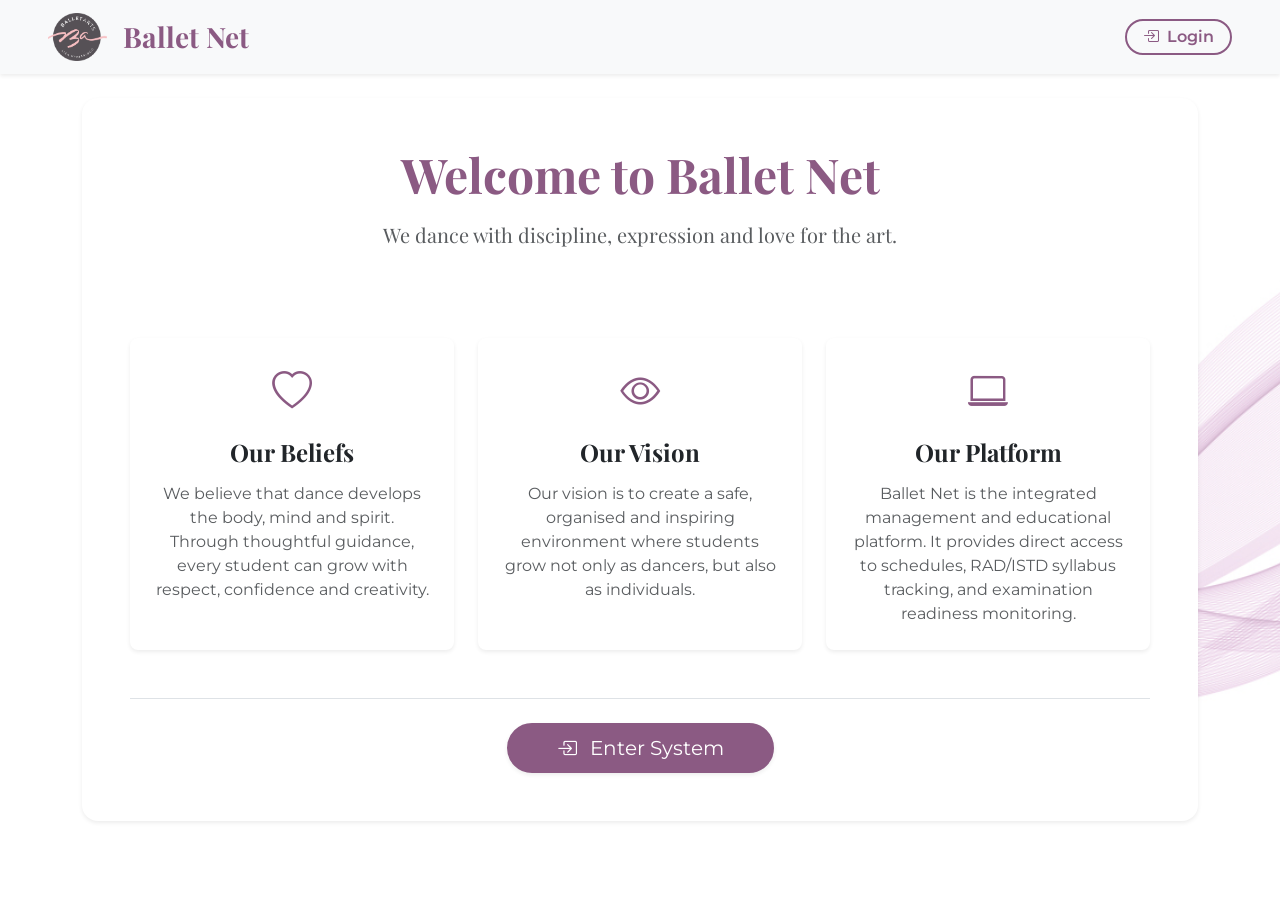
<file: WebContent/index.html>
<!DOCTYPE html>
<html lang="el">

<head>
    <meta charset="UTF-8">
    <meta name="viewport" content="width=device-width, initial-scale=1.0">
    <title>Home Page - Ballet Net</title>

    <link rel="icon" type="image/png" href="photos/BalletArts.png">
    
    <!-- Bootstrap 5.3 CSS & Icons -->
    <link rel="stylesheet" href="https://cdn.jsdelivr.net/npm/bootstrap@5.3.3/dist/css/bootstrap.min.css">
    <link rel="stylesheet" href="https://cdn.jsdelivr.net/npm/bootstrap-icons@1.11.3/font/bootstrap-icons.min.css">

    <!-- Google Fonts -->
    <link rel="preconnect" href="https://fonts.googleapis.com">
    <link rel="preconnect" href="https://fonts.gstatic.com" crossorigin>
    <link href="https://fonts.googleapis.com/css2?family=Montserrat:wght@400;500;600&family=Playfair+Display:ital,wght@0,600;0,700;1,600&display=swap" rel="stylesheet">

    <!-- Custom CSS -->
    <link rel="stylesheet" type="text/css" href="css/background_style.css">
</head>

<body>
    
    <!-- Responsive Navbar -->
    <nav class="navbar navbar-light bg-light mb-4 shadow-sm py-2">
        <div class="container-fluid px-3 px-md-5 d-flex justify-content-between align-items-center flex-nowrap">
            <a class="navbar-brand fs-3 fs-md-2 fw-bold d-flex align-items-center text-ballet m-0" href="index.html">
                <img src="photos/BalletArts.png" alt="Ballet Arts Logo" height="48" class="me-2 me-md-3">
                Ballet Net
            </a>

            <div>
                <button type="button" class="btn btn-outline-ballet rounded-pill px-3 py-1 fw-semibold" data-bs-toggle="modal" data-bs-target="#loginModal">
                    <i class="bi bi-box-arrow-in-right me-1"></i> <span data-el="Είσοδος" data-en="Login">Είσοδος</span>
                </button>
            </div>
        </div>
    </nav>

    <!-- Main Container -->
    <div class="container mb-5 mt-4">
        <div class="bg-white p-4 p-md-5 shadow-sm rounded-4">

            <!-- Hero Header -->
            <div class="text-center mb-4 mb-md-5 pb-2">
                <h1 class="fw-bold mb-3 text-ballet display-5" data-el="Καλώς ήρθατε στο Ballet Net" data-en="Welcome to Ballet Net">
                    Καλώς ήρθατε στο Ballet Net
                </h1>
                <h4 class="text-muted fw-normal mt-3 fs-5 lh-base mx-auto" style="max-width: 700px;" 
                    data-el="Χορεύουμε με πειθαρχία, έκφραση και αγάπη για την τέχνη."
                    data-en="We dance with discipline, expression and love for the art.">
                    Χορεύουμε με πειθαρχία, έκφραση και αγάπη για την τέχνη.
                </h4>
            </div>

            <!-- Value Proposition Cards -->
            <div class="row g-4 mt-1">
                <!-- Card 1 -->
                <div class="col-md-4">
                    <div class="card h-100 shadow-sm feature-card p-4 border-0 rounded-3">
                        <div class="card-body text-center p-0">
                            <i class="bi bi-heart card-icon fs-1 text-ballet mb-3 d-inline-block"></i>
                            <h4 class="card-title fw-bold text-dark mb-3" data-el="Τα πιστεύω μας" data-en="Our Beliefs">Τα πιστεύω μας</h4>
                            <p class="card-text text-muted lh-base" 
                                data-el="Πιστεύουμε ότι ο χορός καλλιεργεί το σώμα, το μυαλό και την ψυχή. Μέσα από τη σωστή καθοδήγηση, κάθε μαθητής μπορεί να αναπτυχθεί με σεβασμό, αυτοπεποίθηση και δημιουργικότητα."
                                data-en="We believe that dance develops the body, mind and spirit. Through thoughtful guidance, every student can grow with respect, confidence and creativity.">
                                Πιστεύουμε ότι ο χορός καλλιεργεί το σώμα, το μυαλό και την ψυχή. Μέσα από τη σωστή καθοδήγηση, κάθε μαθητής μπορεί να αναπτυχθεί με σεβασμό, αυτοπεποίθηση και δημιουργικότητα.
                            </p>
                        </div>
                    </div>
                </div>

                <!-- Card 2 -->
                <div class="col-md-4">
                    <div class="card h-100 shadow-sm feature-card p-4 border-0 rounded-3">
                        <div class="card-body text-center p-0">
                            <i class="bi bi-eye card-icon fs-1 text-ballet mb-3 d-inline-block"></i>
                            <h4 class="card-title fw-bold text-dark mb-3" data-el="Το όραμά μας" data-en="Our Vision">Το όραμά μας</h4>
                            <p class="card-text text-muted lh-base" 
                                data-el="Το όραμά μας είναι να δημιουργούμε ένα ασφαλές, οργανωμένο και εμπνευσμένο περιβάλλον όπου οι μαθητές εξελίσσονται όχι μόνο ως χορευτές, αλλά και ως άνθρωποι."
                                data-en="Our vision is to create a safe, organised and inspiring environment where students grow not only as dancers, but also as individuals.">
                                Το όραμά μας είναι να δημιουργούμε ένα ασφαλές, οργανωμένο και εμπνευσμένο περιβάλλον όπου οι μαθητές εξελίσσονται όχι μόνο ως χορευτές, αλλά και ως άνθρωποι.
                            </p>
                        </div>
                    </div>
                </div>

                <!-- Card 3 -->
                <div class="col-md-4">
                    <div class="card h-100 shadow-sm feature-card p-4 border-0 rounded-3">
                        <div class="card-body text-center p-0">
                            <i class="bi bi-laptop card-icon fs-1 text-ballet mb-3 d-inline-block"></i>
                            <h4 class="card-title fw-bold text-dark mb-3" data-el="Η πλατφόρμα μας" data-en="Our Platform">Η πλατφόρμα μας</h4>
                            <p class="card-text text-muted lh-base" 
                                data-el="Το Ballet Net αποτελεί την ολοκληρωμένη πλατφόρμα διαχείρισης και εκπαιδευτικού συντονισμού. Παρέχει άμεση πρόσβαση στο ωρολόγιο πρόγραμμα, καταγραφή ύλης RAD/ISTD και παρακολούθηση εξετάσεων."
                                data-en="Ballet Net is the integrated management and educational platform. It provides direct access to schedules, RAD/ISTD syllabus tracking, and examination readiness monitoring.">
                                Το Ballet Net αποτελεί την ολοκληρωμένη πλατφόρμα διαχείρισης και εκπαιδευτικού συντονισμού. Παρέχει άμεση πρόσβαση στο ωρολόγιο πρόγραμμα, καταγραφή ύλης RAD/ISTD και παρακολούθηση εξετάσεων.
                            </p>
                        </div>
                    </div>
                </div>
            </div>

            <!-- Single Call-To-Action (Είσοδος) -->
            <div class="mt-5 pt-4 border-top text-center">
                <button type="button" class="btn btn-ballet btn-lg px-5 rounded-pill shadow-sm" data-bs-toggle="modal" data-bs-target="#loginModal">
                    <i class="bi bi-box-arrow-in-right me-2"></i> <span data-el="Είσοδος στο Σύστημα" data-en="Enter System">Είσοδος στο Σύστημα</span>
                </button>
            </div>

        </div>
    </div>

    <!-- Login Modal (Role Selector) -->
    <div class="modal fade" id="loginModal" tabindex="-1" aria-labelledby="loginModalLabel" aria-hidden="true">
        <div class="modal-dialog modal-dialog-centered">
            <div class="modal-content rounded-4 border-0 shadow">
                <div class="modal-header border-0 pb-0">
                    <h4 class="modal-title fw-bold text-ballet" id="loginModalLabel" data-el="Είσοδος στο Ballet Net" data-en="Login to Ballet Net">Είσοδος στο Ballet Net</h4>
                    <button type="button" class="btn-close" data-bs-dismiss="modal" aria-label="Close"></button>
                </div>
                <div class="modal-body p-4 pt-2">
                    <p class="text-muted small mb-4" data-el="Επιλέξτε ρόλο για να περιηγηθείτε στις λειτουργίες της πλατφόρμας:" data-en="Select a role to navigate the platform features:">
                        Επιλέξτε ρόλο για να περιηγηθείτε στις λειτουργίες της πλατφόρμας:
                    </p>
                    
                    <form id="roleSelectForm" onsubmit="event.preventDefault(); goToRole();">
                        <div class="mb-4">
                            <label for="userRoleSelect" class="form-label fw-semibold text-dark" data-el="Ρόλος Χρήστη" data-en="User Role">Ρόλος Χρήστη</label>
                            <select class="form-select form-select-lg rounded-3" id="userRoleSelect" required>
                                <option value="secretary" selected>Γραμματεία (Secretary)</option>
                                <option value="teacher">Διδακτικό Προσωπικό (Teacher)</option>
                                <option value="student">Μαθητής / Κηδεμόνας (Student)</option>
                            </select>
                        </div>

                        <div class="d-grid gap-2">
                            <button type="submit" class="btn btn-ballet btn-lg rounded-pill fw-semibold" data-el="Είσοδος" data-en="Login">
                                Είσοδος
                            </button>
                        </div>
                    </form>
                </div>
            </div>
        </div>
    </div>

    <!-- Scripts -->
    <script>
        function goToRole() {
            const role = document.getElementById('userRoleSelect').value;
            if (role === 'secretary') {
                window.location.href = 'dashboard/manage_schedule.html';
            } else if (role === 'teacher') {
                window.location.href = 'dashboard/update_class_progress.html';
            } else if (role === 'student') {
                window.location.href = 'dashboard/view_student_schedule.html';
            }
        }

        const language = navigator.language || navigator.userLanguage;
        const selectedLanguage = language.startsWith("el") ? "el" : "en";

        document.documentElement.lang = selectedLanguage;

        document.querySelectorAll("[data-el]").forEach(element => {
            element.textContent = element.getAttribute("data-" + selectedLanguage);
        });

        const loginModal = document.getElementById('loginModal');
        if (loginModal) {
            loginModal.addEventListener('hidden.bs.modal', function () {
                if (document.activeElement) {
                    document.activeElement.blur();
                }
            });
        }
    </script>

    <script src="https://cdn.jsdelivr.net/npm/bootstrap@5.3.3/dist/js/bootstrap.bundle.min.js"></script>
</body>

</html>
</file>
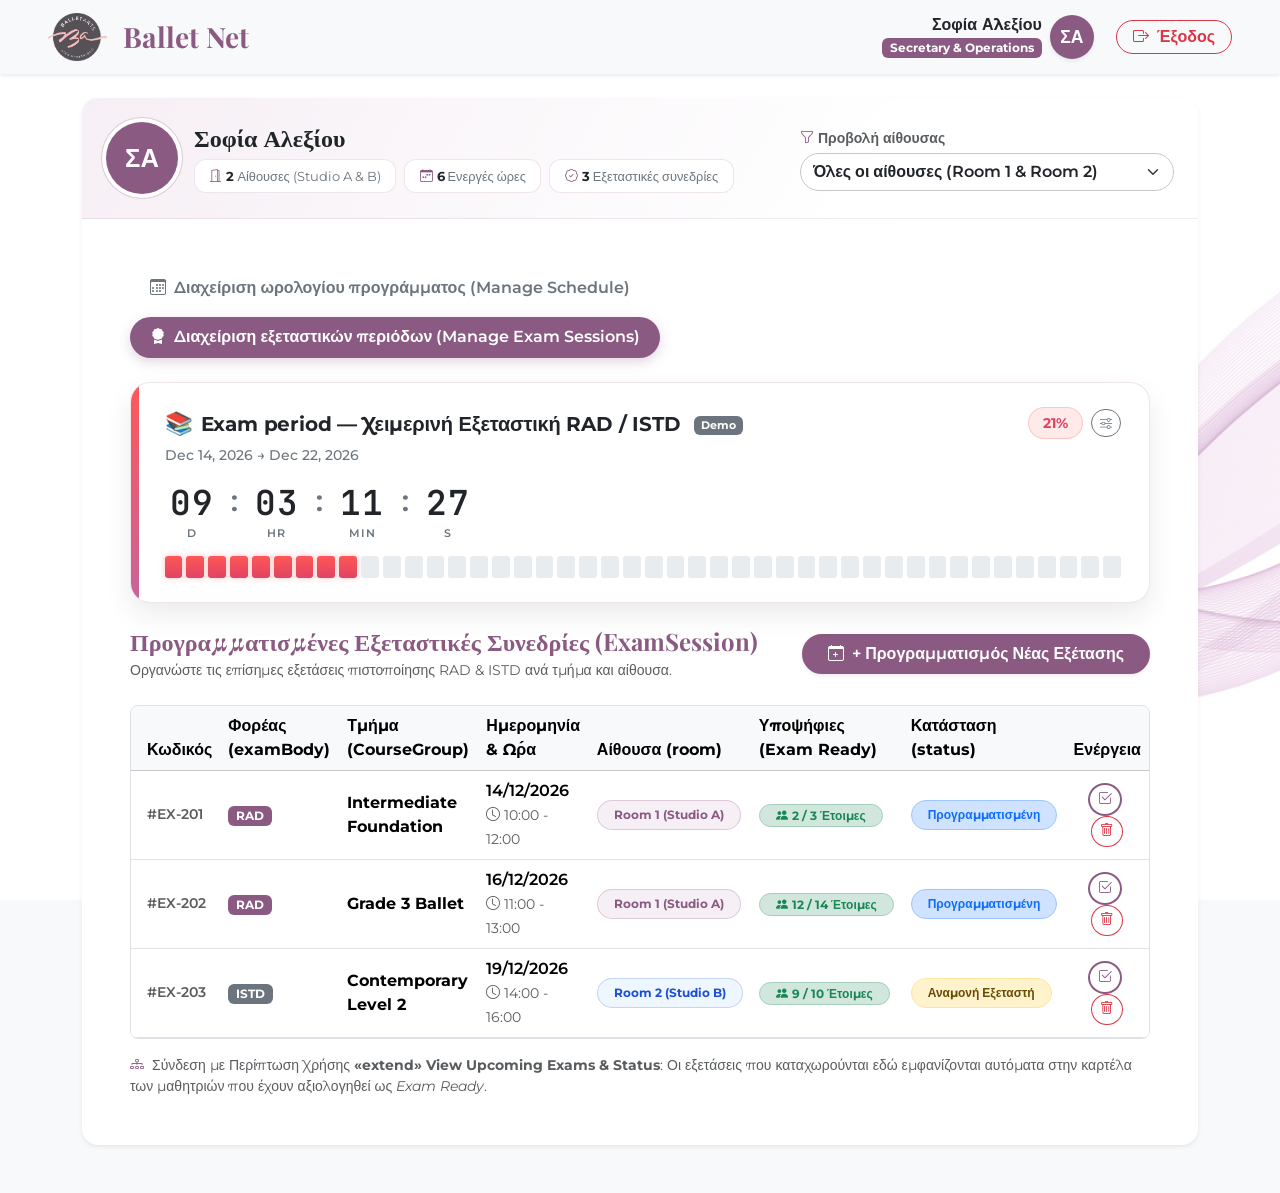
<file: WebContent/dashboard/manage_exam_sessions.html>
<!DOCTYPE html>
<html lang="el">

<head>
    <meta charset="UTF-8">
    <meta name="viewport" content="width=device-width, initial-scale=1.0">
    <title>Manage Exam Sessions - Ballet Net</title>

    <link rel="icon" type="image/png" href="../photos/BalletArts.png">

    <!-- Bootstrap 5.3 CSS & Icons -->
    <link rel="stylesheet" href="https://cdn.jsdelivr.net/npm/bootstrap@5.3.3/dist/css/bootstrap.min.css">
    <link rel="stylesheet" href="https://cdn.jsdelivr.net/npm/bootstrap-icons@1.11.3/font/bootstrap-icons.min.css">

    <!-- Google Fonts -->
    <link rel="preconnect" href="https://fonts.googleapis.com">
    <link rel="preconnect" href="https://fonts.gstatic.com" crossorigin>
    <link
        href="https://fonts.googleapis.com/css2?family=JetBrains+Mono:wght@500;600;700&family=Montserrat:wght@400;500;600;700&family=Playfair+Display:ital,wght@0,600;0,700;1,600&display=swap"
        rel="stylesheet">

    <!-- Custom CSS -->
    <link rel="stylesheet" type="text/css" href="../css/background_style.css">
</head>

<body>

    <!-- Responsive Navbar -->
    <nav class="navbar navbar-light bg-light mb-4 shadow-sm py-2">
        <div class="container-fluid px-3 px-md-5 d-flex justify-content-between align-items-center flex-nowrap">
            <a class="navbar-brand fs-3 fs-md-2 fw-bold d-flex align-items-center text-ballet m-0" href="../index.html">
                <img src="../photos/BalletArts.png" alt="Ballet Arts Logo" height="48" class="me-2 me-md-3">
                Ballet Net
            </a>

            <div class="d-flex align-items-center gap-2">
                <!-- Profile Trigger -->
                <button type="button" class="profile-trigger d-flex align-items-center" data-bs-toggle="offcanvas"
                    data-bs-target="#profileOffcanvas" aria-controls="profileOffcanvas" title="Προβολή προφίλ">
                    <div class="d-none d-md-block text-end me-2">
                        <span class="d-block fw-bold text-dark lh-sm">Σοφία Αλεξίου</span>
                        <span class="badge bg-ballet px-2 py-1" style="font-size: 0.75rem;">Secretary & Operations</span>
                    </div>
                    <div class="bg-ballet rounded-circle text-white d-flex align-items-center justify-content-center fw-bold shadow-sm"
                        style="width: 44px; height: 44px; font-size: 1.1rem;">
                        ΣΑ
                    </div>
                </button>

                <!-- Κουμπί Εξόδου -->
                <a href="../index.html" class="btn btn-outline-danger rounded-pill px-3 py-1 fw-semibold ms-1"
                    title="Αποσύνδεση">
                    <i class="bi bi-box-arrow-right me-md-1"></i> <span class="d-none d-sm-inline">Έξοδος</span>
                </a>
            </div>
        </div>
    </nav>

    <!-- Profile Offcanvas -->
    <div class="offcanvas offcanvas-end" tabindex="-1" id="profileOffcanvas" aria-labelledby="profileOffcanvasLabel">
        <div class="offcanvas-header">
            <h5 class="offcanvas-title fw-bold text-ballet" id="profileOffcanvasLabel">Προφίλ Γραμματείας</h5>
            <button type="button" class="btn-close" data-bs-dismiss="offcanvas" aria-label="Close"></button>
        </div>
        <div class="offcanvas-body">
            <div class="text-center mb-4">
                <div
                    class="bg-ballet rounded-circle text-white d-flex align-items-center justify-content-center mx-auto mb-3 fw-bold avatar-lg">
                    ΣΑ</div>
                <h5 class="fw-bold mb-1">Σοφία Αλεξίου</h5>
                <p class="text-muted small mb-0">secretariat@balletarts.gr</p>
            </div>

            <ul class="list-group list-group-flush small">
                <li class="list-group-item px-0 d-flex align-items-center">
                    <i class="bi bi-building-gear text-ballet fs-5 me-3"></i>
                    <div>
                        <span class="text-muted d-block">Ρόλος Συστήματος</span>
                        <span class="fw-semibold">Διοικητική Οργάνωση & Πρόγραμμα</span>
                    </div>
                </li>
                <li class="list-group-item px-0 d-flex align-items-center">
                    <i class="bi bi-door-open text-ballet fs-5 me-3"></i>
                    <div>
                        <span class="text-muted d-block">Εποπτεία Αιθουσών</span>
                        <span class="fw-semibold">Room 1 (Studio A), Room 2 (Studio B)</span>
                    </div>
                </li>
                <li class="list-group-item px-0 d-flex align-items-center">
                    <i class="bi bi-award text-ballet fs-5 me-3"></i>
                    <div>
                        <span class="text-muted d-block">Εξεταστικοί Φορείς</span>
                        <span class="fw-semibold">RAD & ISTD Certified Center</span>
                    </div>
                </li>
                <li class="list-group-item px-0 d-flex align-items-center">
                    <i class="bi bi-shield-check text-ballet fs-5 me-3"></i>
                    <div>
                        <span class="text-muted d-block">Κωδικός Γραμματείας</span>
                        <span class="fw-semibold">#SEC-01</span>
                    </div>
                </li>
            </ul>
        </div>
    </div>

    <!-- Main Workspace -->
    <div class="container mb-5">
        <div class="card border-0 shadow-sm rounded-4 overflow-hidden">

            <!-- Profile band -->
            <div class="profile-band p-4 p-md-4">
                <div class="d-flex flex-column flex-lg-row align-items-lg-center gap-4">

                    <div class="d-flex align-items-center gap-3 flex-grow-1">
                        <div
                            class="bg-ballet rounded-circle text-white d-flex align-items-center justify-content-center fw-bold flex-shrink-0 avatar-lg">
                            ΣΑ
                        </div>
                        <div>
                            <h4 class="fw-bold mb-1" style="font-family: 'Playfair Display', serif;">Σοφία Αλεξίου</h4>
                            <div class="d-flex flex-wrap gap-2 mt-2">
                                <span class="stat-chip"><i
                                        class="bi bi-door-open me-1 text-ballet"></i><strong>2</strong> Αίθουσες (Studio A & B)</span>
                                <span class="stat-chip"><i class="bi bi-calendar-week me-1 text-ballet"></i><strong>6</strong> Ενεργές ώρες</span>
                                <span class="stat-chip"><i class="bi bi-patch-check me-1 text-ballet"></i><strong
                                        id="chipExamsCount">3</strong> Εξεταστικές συνεδρίες</span>
                            </div>
                        </div>
                    </div>

                    <!-- Επιλογή / Φίλτρο Αίθουσας -->
                    <div class="flex-shrink-0" style="min-width: 260px;">
                        <label for="studioRoomSelect" class="form-label small fw-semibold text-muted mb-1">
                            <i class="bi bi-funnel me-1 text-ballet"></i>Προβολή αίθουσας
                        </label>
                        <select class="form-select rounded-pill fw-semibold border-secondary-subtle"
                            id="studioRoomSelect" onchange="filterByRoom()">
                            <option value="ALL" selected>Όλες οι αίθουσες (Room 1 & Room 2)</option>
                            <option value="Room 1">Room 1 (Studio A - Classical)</option>
                            <option value="Room 2">Room 2 (Studio B - Contemporary/ISTD)</option>
                        </select>
                    </div>
                </div>
            </div>

            <div class="card-body p-4 p-md-5">

                <!-- Navigation Pills ανάμεσα στις 2 σελίδες της Γραμματείας -->
                <ul class="nav nav-pills pill-tabs gap-2 mb-4" id="secretaryNav">
                    <li class="nav-item">
                        <a class="nav-link" href="manage_schedule.html">
                            <i class="bi bi-calendar3 me-2"></i>Διαχείριση ωρολογίου προγράμματος (Manage Schedule)
                        </a>
                    </li>
                    <li class="nav-item">
                        <a class="nav-link active" href="manage_exam_sessions.html">
                            <i class="bi bi-award-fill me-2"></i>Διαχείριση εξεταστικών περιόδων (Manage Exam Sessions)
                        </a>
                    </li>
                </ul>

                <!-- ΠΕΡΙΕΧΟΜΕΝΟ: MANAGE EXAM SESSIONS -->
                <div>
                    <!-- COUNTDOWN WIDGET -->
                    <div class="exam-countdown-card mb-4">
                        <div class="d-flex justify-content-between align-items-start flex-wrap gap-2">
                            <div>
                                <div class="d-flex align-items-center gap-2 mb-1">
                                    <span style="font-size: 1.4rem;">📚</span>
                                    <h5 class="fw-bold mb-0 text-dark"
                                        style="font-family: 'Montserrat', sans-serif; letter-spacing: -0.01em;"
                                        id="countdownTitle">
                                        Exam period — Χειμερινή Εξεταστική RAD / ISTD <span class="badge bg-secondary ms-2" style="font-size: 0.7rem; vertical-align: middle;">Demo</span>
                                    </h5>
                                </div>
                                <div class="countdown-date-range" id="countdownDateRange">
                                    Dec 14, 2026 &rarr; Dec 22, 2026
                                </div>
                            </div>

                            <div class="d-flex align-items-center gap-2">
                                <span class="countdown-pct-badge" id="countdownPercentBadge">21%</span>
                                <button type="button" class="btn btn-sm btn-outline-secondary rounded-pill px-2 py-1"
                                    style="font-size: 0.75rem;" data-bs-toggle="modal"
                                    data-bs-target="#configCountdownModal" title="Ρύθμιση ημερομηνιών εξεταστικής">
                                    <i class="bi bi-sliders"></i>
                                </button>
                            </div>
                        </div>

                        <!-- Live Digital Timer -->
                        <div class="countdown-digits-row">
                            <div class="countdown-unit">
                                <span class="countdown-num" id="cdDays">09</span>
                                <span class="countdown-lbl">D</span>
                            </div>
                            <span class="countdown-sep">:</span>
                            <div class="countdown-unit">
                                <span class="countdown-num" id="cdHours">03</span>
                                <span class="countdown-lbl">HR</span>
                            </div>
                            <span class="countdown-sep">:</span>
                            <div class="countdown-unit">
                                <span class="countdown-num" id="cdMinutes">11</span>
                                <span class="countdown-lbl">MIN</span>
                            </div>
                            <span class="countdown-sep">:</span>
                            <div class="countdown-unit">
                                <span class="countdown-num" id="cdSeconds">28</span>
                                <span class="countdown-lbl">S</span>
                            </div>
                        </div>

                        <!-- Segmented Vertical Tick Bar -->
                        <div class="countdown-ticks" id="countdownTicksContainer"
                            aria-label="Πρόοδος προετοιμασίας εξεταστικής περιόδου">
                        </div>
                    </div>

                    <!-- Header & Action Button -->
                    <div class="d-flex flex-wrap justify-content-between align-items-center mb-4 gap-3">
                        <div>
                            <h4 class="fw-bold mb-1 text-ballet">Προγραμματισμένες Εξεταστικές Συνεδρίες (ExamSession)</h4>
                            <p class="text-muted small mb-0">Οργανώστε τις επίσημες εξετάσεις πιστοποίησης RAD & ISTD ανά τμήμα και αίθουσα.</p>
                        </div>
                        <button type="button" class="btn btn-ballet rounded-pill px-4 fw-semibold shadow-sm"
                            data-bs-toggle="modal" data-bs-target="#addExamModal">
                            <i class="bi bi-calendar-plus me-1"></i> + Προγραμματισμός Νέας Εξέτασης
                        </button>
                    </div>

                    <div id="examSuccessAlert"
                        class="alert alert-success d-none align-items-center rounded-3 py-2 px-3 mb-3 border-0 shadow-sm"
                        role="alert">
                        <i class="bi bi-check-circle-fill me-2 fs-5"></i>
                        <span id="examSuccessText">Η εξεταστική συνεδρία αποθηκεύτηκε και είναι πλέον ορατή στις μαθήτριες με ένδειξη Exam Ready!</span>
                    </div>

                    <div id="examConflictAlert"
                        class="alert alert-danger d-none align-items-center justify-content-between rounded-3 py-2 px-3 mb-3 border-0 shadow-sm"
                        role="alert">
                        <div class="d-flex align-items-center">
                            <i class="bi bi-exclamation-octagon-fill me-2 fs-5"></i>
                            <span><strong>Σύγκρουση Αίθουσας Εξετάσεων:</strong> Υπάρχει ήδη προγραμματισμένη εξέταση στην ίδια αίθουσα την ίδια ημερομηνία και ώρα!</span>
                        </div>
                        <button type="button" class="btn-close"
                            onclick="this.parentElement.classList.replace('d-flex', 'd-none')"></button>
                    </div>

                    <!-- Exam Sessions Table -->
                    <div class="table-responsive border rounded-3">
                        <table class="table table-hover align-middle mb-0" id="examSessionsTable">
                            <thead class="table-light">
                                <tr>
                                    <th class="ps-3">Κωδικός</th>
                                    <th>Φορέας (examBody)</th>
                                    <th>Τμήμα (CourseGroup)</th>
                                    <th>Ημερομηνία & Ώρα</th>
                                    <th>Αίθουσα (room)</th>
                                    <th>Υποψήφιες (Exam Ready)</th>
                                    <th>Κατάσταση (status)</th>
                                    <th class="text-center">Ενέργεια</th>
                                </tr>
                            </thead>
                            <tbody id="examTableBody">
                                <tr data-room="Room 1" data-date="2026-12-14" data-time="10:00 - 12:00">
                                    <td class="ps-3 text-muted small fw-semibold">#EX-201</td>
                                    <td><span class="badge bg-ballet px-2 py-1">RAD</span></td>
                                    <td class="fw-bold">Intermediate Foundation</td>
                                    <td>
                                        <div class="fw-semibold">14/12/2026</div>
                                        <span class="text-muted small"><i class="bi bi-clock me-1"></i>10:00 - 12:00</span>
                                    </td>
                                    <td><span class="badge rounded-pill room-badge-1 px-3 py-2">Room 1 (Studio A)</span></td>
                                    <td>
                                        <span class="badge bg-success-subtle text-success border border-success-subtle rounded-pill px-3 py-1">
                                            <i class="bi bi-people-fill me-1"></i>2 / 3 Έτοιμες
                                        </span>
                                    </td>
                                    <td>
                                        <span class="badge rounded-pill bg-primary-subtle text-primary border border-primary-subtle px-3 py-2">
                                            Προγραμματισμένη
                                        </span>
                                    </td>
                                    <td class="text-center">
                                        <button class="btn btn-outline-ballet btn-sm rounded-circle me-1" onclick="toggleExamStatus(this)" title="Αλλαγή Κατάστασης">
                                            <i class="bi bi-check2-square"></i>
                                        </button>
                                        <button class="btn btn-outline-danger btn-sm rounded-circle" onclick="deleteExamRow(this)" title="Ακύρωση Εξέτασης">
                                            <i class="bi bi-trash"></i>
                                        </button>
                                    </td>
                                </tr>

                                <tr data-room="Room 1" data-date="2026-12-16" data-time="11:00 - 13:00">
                                    <td class="ps-3 text-muted small fw-semibold">#EX-202</td>
                                    <td><span class="badge bg-ballet px-2 py-1">RAD</span></td>
                                    <td class="fw-bold">Grade 3 Ballet</td>
                                    <td>
                                        <div class="fw-semibold">16/12/2026</div>
                                        <span class="text-muted small"><i class="bi bi-clock me-1"></i>11:00 - 13:00</span>
                                    </td>
                                    <td><span class="badge rounded-pill room-badge-1 px-3 py-2">Room 1 (Studio A)</span></td>
                                    <td>
                                        <span class="badge bg-success-subtle text-success border border-success-subtle rounded-pill px-3 py-1">
                                            <i class="bi bi-people-fill me-1"></i>12 / 14 Έτοιμες
                                        </span>
                                    </td>
                                    <td>
                                        <span class="badge rounded-pill bg-primary-subtle text-primary border border-primary-subtle px-3 py-2">
                                            Προγραμματισμένη
                                        </span>
                                    </td>
                                    <td class="text-center">
                                        <button class="btn btn-outline-ballet btn-sm rounded-circle me-1" onclick="toggleExamStatus(this)" title="Αλλαγή Κατάστασης">
                                            <i class="bi bi-check2-square"></i>
                                        </button>
                                        <button class="btn btn-outline-danger btn-sm rounded-circle" onclick="deleteExamRow(this)" title="Ακύρωση Εξέτασης">
                                            <i class="bi bi-trash"></i>
                                        </button>
                                    </td>
                                </tr>

                                <tr data-room="Room 2" data-date="2026-12-19" data-time="14:00 - 16:00">
                                    <td class="ps-3 text-muted small fw-semibold">#EX-203</td>
                                    <td><span class="badge bg-secondary px-2 py-1">ISTD</span></td>
                                    <td class="fw-bold">Contemporary Level 2</td>
                                    <td>
                                        <div class="fw-semibold">19/12/2026</div>
                                        <span class="text-muted small"><i class="bi bi-clock me-1"></i>14:00 - 16:00</span>
                                    </td>
                                    <td><span class="badge rounded-pill room-badge-2 px-3 py-2">Room 2 (Studio B)</span></td>
                                    <td>
                                        <span class="badge bg-success-subtle text-success border border-success-subtle rounded-pill px-3 py-1">
                                            <i class="bi bi-people-fill me-1"></i>9 / 10 Έτοιμες
                                        </span>
                                    </td>
                                    <td>
                                        <span class="badge rounded-pill bg-warning-subtle text-warning-emphasis border border-warning-subtle px-3 py-2">
                                            Αναμονή Εξεταστή
                                        </span>
                                    </td>
                                    <td class="text-center">
                                        <button class="btn btn-outline-ballet btn-sm rounded-circle me-1" onclick="toggleExamStatus(this)" title="Αλλαγή Κατάστασης">
                                            <i class="bi bi-check2-square"></i>
                                        </button>
                                        <button class="btn btn-outline-danger btn-sm rounded-circle" onclick="deleteExamRow(this)" title="Ακύρωση Εξέτασης">
                                            <i class="bi bi-trash"></i>
                                        </button>
                                    </td>
                                </tr>
                            </tbody>
                        </table>
                    </div>

                    <div class="mt-3 small text-muted">
                        <i class="bi bi-diagram-3 text-ballet me-1"></i>
                        Σύνδεση με Περίπτωση Χρήσης <strong>«extend» View Upcoming Exams & Status</strong>: Οι
                        εξετάσεις που καταχωρούνται εδώ εμφανίζονται αυτόματα στην καρτέλα των μαθητριών που έχουν
                        αξιολογηθεί ως <em>Exam Ready</em>.
                    </div>
                </div>

            </div>
        </div>
    </div>

    <!-- MODAL 1: Προγραμματισμός Νέας Εξέτασης (ExamSession) -->
    <div class="modal fade" id="addExamModal" tabindex="-1" aria-labelledby="addExamModalLabel" aria-hidden="true">
        <div class="modal-dialog modal-dialog-centered">
            <div class="modal-content rounded-4 border-0 shadow">
                <div class="modal-header border-0 pb-0">
                    <h5 class="modal-title fw-bold text-ballet" id="addExamModalLabel">Προγραμματισμός Εξέτασης (ExamSession)</h5>
                    <button type="button" class="btn-close" data-bs-dismiss="modal" aria-label="Close"></button>
                </div>
                <div class="modal-body p-4">
                    <form id="addExamForm" onsubmit="event.preventDefault(); addNewExamSession();">
                        <div class="row g-3 mb-3">
                            <div class="col-sm-5">
                                <label for="examBodyInput" class="form-label small fw-semibold text-muted">Φορέας (examBody)</label>
                                <select class="form-select rounded-3" id="examBodyInput" required>
                                    <option value="RAD">RAD (Royal Academy)</option>
                                    <option value="ISTD">ISTD (Imperial Society)</option>
                                </select>
                            </div>
                            <div class="col-sm-7">
                                <label for="examGroupInput" class="form-label small fw-semibold text-muted">Τμήμα (CourseGroup)</label>
                                <select class="form-select rounded-3" id="examGroupInput" required>
                                    <option value="Intermediate Foundation">Intermediate Foundation</option>
                                    <option value="Grade 3 Ballet">Grade 3 Ballet</option>
                                    <option value="Contemporary Level 2">Contemporary Level 2</option>
                                    <option value="Grade 4 Modern Theatre">Grade 4 Modern Theatre</option>
                                </select>
                            </div>
                        </div>

                        <div class="row g-3 mb-3">
                            <div class="col-sm-6">
                                <label for="examDateInput" class="form-label small fw-semibold text-muted">Ημερομηνία (examDate)</label>
                                <input type="date" class="form-control rounded-3" id="examDateInput" value="2026-12-21" required>
                            </div>
                            <div class="col-sm-6">
                                <label for="examTimeInput" class="form-label small fw-semibold text-muted">Ώρα (time)</label>
                                <select class="form-select rounded-3" id="examTimeInput" required>
                                    <option value="09:00 - 11:00">09:00 - 11:00</option>
                                    <option value="10:00 - 12:00">10:00 - 12:00</option>
                                    <option value="11:00 - 13:00">11:00 - 13:00</option>
                                    <option value="13:00 - 15:00" selected>13:00 - 15:00</option>
                                </select>
                            </div>
                        </div>

                        <div class="mb-4">
                            <label for="examRoomInput" class="form-label small fw-semibold text-muted">Αίθουσα Διεξαγωγής (room)</label>
                            <select class="form-select rounded-3" id="examRoomInput" required>
                                <option value="Room 1">Room 1 (Studio A)</option>
                                <option value="Room 2">Room 2 (Studio B)</option>
                            </select>
                        </div>

                        <div class="d-grid">
                            <button type="submit" class="btn btn-ballet rounded-pill fw-semibold py-2">
                                <i class="bi bi-calendar-check me-1"></i> Καταχώρηση Εξεταστικής Συνεδρίας
                            </button>
                        </div>
                    </form>
                </div>
            </div>
        </div>
    </div>

    <!-- MODAL 2: Ρύθμιση Countdown Εξεταστικής Περιόδου -->
    <div class="modal fade" id="configCountdownModal" tabindex="-1" aria-labelledby="configCountdownModalLabel" aria-hidden="true">
        <div class="modal-dialog modal-dialog-centered modal-sm">
            <div class="modal-content rounded-4 border-0 shadow">
                <div class="modal-header border-0 pb-0">
                    <h6 class="modal-title fw-bold text-ballet" id="configCountdownModalLabel">Ρύθμιση Exam Period</h6>
                    <button type="button" class="btn-close" data-bs-dismiss="modal" aria-label="Close"></button>
                </div>
                <div class="modal-body p-4">
                    <div class="mb-3">
                        <label for="cdDaysInput" class="form-label small fw-semibold text-muted">Ημέρες μέχρι την εξέταση</label>
                        <input type="number" class="form-control rounded-3" id="cdDaysInput" min="1" max="120" value="9">
                    </div>
                    <div class="mb-3">
                        <label for="cdPctInput" class="form-label small fw-semibold text-muted">Ποσοστό περιόδου (%)</label>
                        <input type="number" class="form-control rounded-3" id="cdPctInput" min="5" max="100" value="21">
                    </div>
                    <div class="d-grid">
                        <button type="button" class="btn btn-ballet rounded-pill fw-semibold" data-bs-dismiss="modal"
                            onclick="applyCustomCountdown()">
                            Ενημέρωση Countdown
                        </button>
                    </div>
                </div>
            </div>
        </div>
    </div>

    <!-- Bootstrap Bundle JS -->
    <script src="https://cdn.jsdelivr.net/npm/bootstrap@5.3.3/dist/js/bootstrap.bundle.min.js"></script>

    <script>
        // 1. LIVE COUNTDOWN WIDGET
        const TOTAL_TICKS = 44;
        let remainingSeconds = (9 * 86400) + (3 * 3600) + (11 * 60) + 28;
        let currentPercentage = 21;

        function renderCountdownTicks(percent) {
            const container = document.getElementById('countdownTicksContainer');
            if (!container) return;
            container.innerHTML = '';
            const filledCount = Math.round((percent / 100) * TOTAL_TICKS);
            for (let i = 0; i < TOTAL_TICKS; i++) {
                const tick = document.createElement('div');
                tick.className = 'countdown-tick' + (i < filledCount ? ' filled' : '');
                container.appendChild(tick);
            }
            document.getElementById('countdownPercentBadge').innerText = percent + '%';
        }

        function updateTimerDisplay() {
            if (remainingSeconds > 0) remainingSeconds--;
            const d = Math.floor(remainingSeconds / 86400);
            const h = Math.floor((remainingSeconds % 86400) / 3600);
            const m = Math.floor((remainingSeconds % 3600) / 60);
            const s = remainingSeconds % 60;

            document.getElementById('cdDays').innerText = String(d).padStart(2, '0');
            document.getElementById('cdHours').innerText = String(h).padStart(2, '0');
            document.getElementById('cdMinutes').innerText = String(m).padStart(2, '0');
            document.getElementById('cdSeconds').innerText = String(s).padStart(2, '0');
        }

        function applyCustomCountdown() {
            const daysVal = parseInt(document.getElementById('cdDaysInput').value) || 9;
            const pctVal = Math.min(100, Math.max(1, parseInt(document.getElementById('cdPctInput').value) || 21));
            remainingSeconds = (daysVal * 86400) + (3 * 3600) + (11 * 60) + 28;
            currentPercentage = pctVal;
            renderCountdownTicks(currentPercentage);
            updateTimerDisplay();
        }

        renderCountdownTicks(currentPercentage);
        setInterval(updateTimerDisplay, 1000);

        // 2. STUDIO ROOM FILTER
        function filterByRoom() {
            const selectedRoom = document.getElementById('studioRoomSelect').value;
            const allRows = document.querySelectorAll('#examTableBody tr');
            allRows.forEach(row => {
                const rowRoom = row.getAttribute('data-room');
                if (selectedRoom === 'ALL' || rowRoom === selectedRoom) {
                    row.style.display = '';
                } else {
                    row.style.display = 'none';
                }
            });
        }

        function updateHeaderCounters() {
            document.getElementById('chipExamsCount').innerText = document.querySelectorAll('#examTableBody tr').length;
        }

        // 3. ADD EXAM & CONFLICT CHECK (checkExamAvailability)
        let examCounter = 204;

        function addNewExamSession() {
            const body = document.getElementById('examBodyInput').value;
            const group = document.getElementById('examGroupInput').value;
            const dateRaw = document.getElementById('examDateInput').value;
            const time = document.getElementById('examTimeInput').value;
            const room = document.getElementById('examRoomInput').value;

            const existingExams = document.querySelectorAll('#examTableBody tr');
            for (const row of existingExams) {
                if (row.getAttribute('data-room') === room &&
                    row.getAttribute('data-date') === dateRaw &&
                    row.getAttribute('data-time') === time) {
                    bootstrap.Modal.getInstance(document.getElementById('addExamModal')).hide();
                    document.getElementById('examConflictAlert').classList.replace('d-none', 'd-flex');
                    return;
                }
            }

            document.getElementById('examConflictAlert').classList.replace('d-flex', 'd-none');

            const [yyyy, mm, dd] = dateRaw.split('-');
            const formattedDate = `${dd}/${mm}/${yyyy}`;
            const roomBadgeClass = room === 'Room 1' ? 'room-badge-1' : 'room-badge-2';
            const roomLabel = room === 'Room 1' ? 'Room 1 (Studio A)' : 'Room 2 (Studio B)';
            const bodyBadgeClass = body === 'RAD' ? 'bg-ballet' : 'bg-secondary';

            const tr = document.createElement('tr');
            tr.setAttribute('data-room', room);
            tr.setAttribute('data-date', dateRaw);
            tr.setAttribute('data-time', time);

            tr.innerHTML = `
                <td class="ps-3 text-muted small fw-semibold">#EX-${examCounter++}</td>
                <td><span class="badge ${bodyBadgeClass} px-2 py-1">${body}</span></td>
                <td class="fw-bold">${group}</td>
                <td>
                    <div class="fw-semibold">${formattedDate}</div>
                    <span class="text-muted small"><i class="bi bi-clock me-1"></i>${time}</span>
                </td>
                <td><span class="badge rounded-pill ${roomBadgeClass} px-3 py-2">${roomLabel}</span></td>
                <td>
                    <span class="badge bg-success-subtle text-success border border-success-subtle rounded-pill px-3 py-1">
                        <i class="bi bi-people-fill me-1"></i>Ενεργή Λίστα
                    </span>
                </td>
                <td>
                    <span class="badge rounded-pill bg-primary-subtle text-primary border border-primary-subtle px-3 py-2">
                        Προγραμματισμένη
                    </span>
                </td>
                <td class="text-center">
                    <button class="btn btn-outline-ballet btn-sm rounded-circle me-1" onclick="toggleExamStatus(this)" title="Αλλαγή Κατάστασης">
                        <i class="bi bi-check2-square"></i>
                    </button>
                    <button class="btn btn-outline-danger btn-sm rounded-circle" onclick="deleteExamRow(this)" title="Ακύρωση Εξέτασης">
                        <i class="bi bi-trash"></i>
                    </button>
                </td>
            `;

            document.getElementById('examTableBody').appendChild(tr);
            updateHeaderCounters();
            filterByRoom();

            bootstrap.Modal.getInstance(document.getElementById('addExamModal')).hide();
            showBanner('examSuccessAlert', `Η εξέταση ${body} (${group}) στις ${formattedDate} προγραμματίστηκε επιτυχώς!`);
        }

        function toggleExamStatus(btn) {
            const row = btn.closest('tr');
            const statusCell = row.children[6];
            if (statusCell.innerText.includes('Προγραμματισμένη') || statusCell.innerText.includes('Αναμονή')) {
                statusCell.innerHTML = `<span class="badge rounded-pill bg-success-subtle text-success border border-success-subtle px-3 py-2"><i class="bi bi-check-all me-1"></i>Ολοκληρωμένη</span>`;
            } else {
                statusCell.innerHTML = `<span class="badge rounded-pill bg-primary-subtle text-primary border border-primary-subtle px-3 py-2">Προγραμματισμένη</span>`;
            }
            showBanner('examSuccessAlert', 'Η κατάσταση της εξεταστικής συνεδρίας (status) ενημερώθηκε!');
        }

        function deleteExamRow(btn) {
            btn.closest('tr').remove();
            updateHeaderCounters();
            showBanner('examSuccessAlert', 'Η εξεταστική συνεδρία αφαιρέθηκε.');
        }

        function showBanner(id, message) {
            const box = document.getElementById(id);
            if (!box) return;
            const span = box.querySelector('span');
            if (span && message) span.innerText = message;
            box.classList.replace('d-none', 'd-flex');
            setTimeout(() => box.classList.replace('d-flex', 'd-none'), 4000);
        }
    </script>
</body>

</html>
</file>
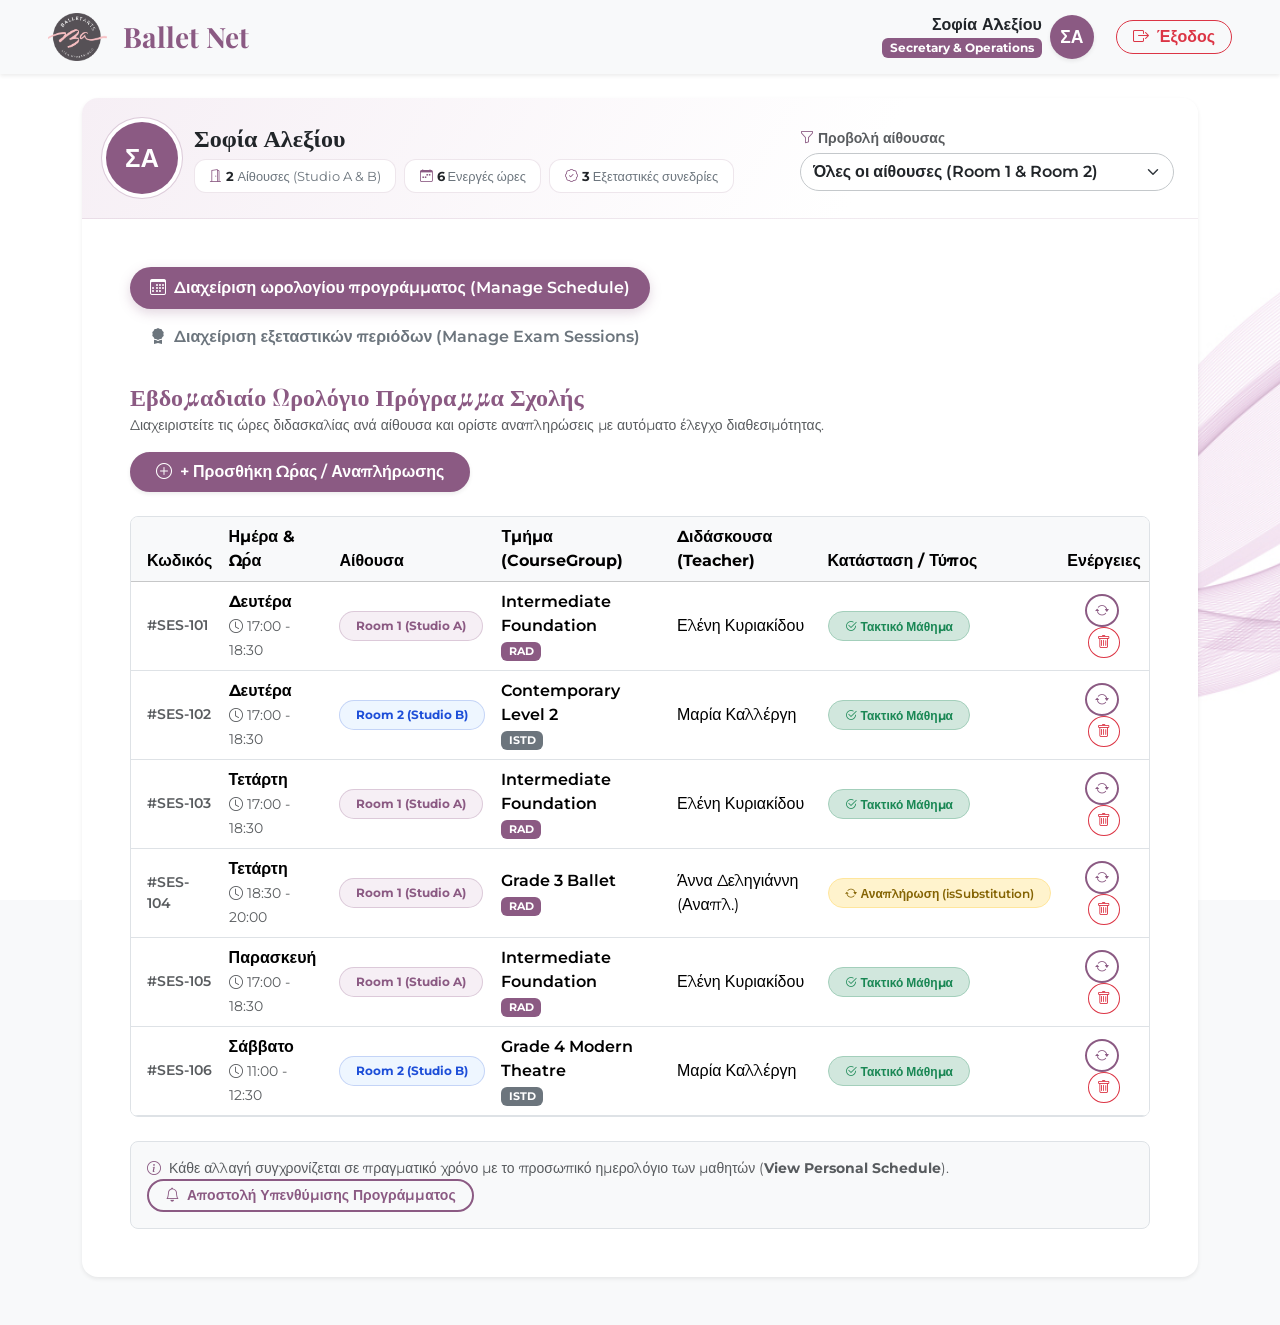
<file: WebContent/dashboard/manage_schedule.html>
<!DOCTYPE html>
<html lang="el">

<head>
    <meta charset="UTF-8">
    <meta name="viewport" content="width=device-width, initial-scale=1.0">
    <title>Manage Schedule - Ballet Net</title>

    <link rel="icon" type="image/png" href="../photos/BalletArts.png">

    <!-- Bootstrap 5.3 CSS & Icons -->
    <link rel="stylesheet" href="https://cdn.jsdelivr.net/npm/bootstrap@5.3.3/dist/css/bootstrap.min.css">
    <link rel="stylesheet" href="https://cdn.jsdelivr.net/npm/bootstrap-icons@1.11.3/font/bootstrap-icons.min.css">

    <!-- Google Fonts -->
    <link rel="preconnect" href="https://fonts.googleapis.com">
    <link rel="preconnect" href="https://fonts.gstatic.com" crossorigin>
    <link
        href="https://fonts.googleapis.com/css2?family=JetBrains+Mono:wght@500;600;700&family=Montserrat:wght@400;500;600;700&family=Playfair+Display:ital,wght@0,600;0,700;1,600&display=swap"
        rel="stylesheet">

    <!-- Custom CSS -->
    <link rel="stylesheet" type="text/css" href="../css/background_style.css">
</head>

<body>

    <!-- Responsive Navbar -->
    <nav class="navbar navbar-light bg-light mb-4 shadow-sm py-2">
        <div class="container-fluid px-3 px-md-5 d-flex justify-content-between align-items-center flex-nowrap">
            <a class="navbar-brand fs-3 fs-md-2 fw-bold d-flex align-items-center text-ballet m-0" href="../index.html">
                <img src="../photos/BalletArts.png" alt="Ballet Arts Logo" height="48" class="me-2 me-md-3">
                Ballet Net
            </a>

            <div class="d-flex align-items-center gap-2">
                <!-- Profile Trigger -->
                <button type="button" class="profile-trigger d-flex align-items-center" data-bs-toggle="offcanvas"
                    data-bs-target="#profileOffcanvas" aria-controls="profileOffcanvas" title="Προβολή προφίλ">
                    <div class="d-none d-md-block text-end me-2">
                        <span class="d-block fw-bold text-dark lh-sm">Σοφία Αλεξίου</span>
                        <span class="badge bg-ballet px-2 py-1" style="font-size: 0.75rem;">Secretary & Operations</span>
                    </div>
                    <div class="bg-ballet rounded-circle text-white d-flex align-items-center justify-content-center fw-bold shadow-sm"
                        style="width: 44px; height: 44px; font-size: 1.1rem;">
                        ΣΑ
                    </div>
                </button>

                <!-- Κουμπί Εξόδου -->
                <a href="../index.html" class="btn btn-outline-danger rounded-pill px-3 py-1 fw-semibold ms-1"
                    title="Αποσύνδεση">
                    <i class="bi bi-box-arrow-right me-md-1"></i> <span class="d-none d-sm-inline">Έξοδος</span>
                </a>
            </div>
        </div>
    </nav>

    <!-- Profile Offcanvas -->
    <div class="offcanvas offcanvas-end" tabindex="-1" id="profileOffcanvas" aria-labelledby="profileOffcanvasLabel">
        <div class="offcanvas-header">
            <h5 class="offcanvas-title fw-bold text-ballet" id="profileOffcanvasLabel">Προφίλ Γραμματείας</h5>
            <button type="button" class="btn-close" data-bs-dismiss="offcanvas" aria-label="Close"></button>
        </div>
        <div class="offcanvas-body">
            <div class="text-center mb-4">
                <div
                    class="bg-ballet rounded-circle text-white d-flex align-items-center justify-content-center mx-auto mb-3 fw-bold avatar-lg">
                    ΣΑ</div>
                <h5 class="fw-bold mb-1">Σοφία Αλεξίου</h5>
                <p class="text-muted small mb-0">secretariat@balletarts.gr</p>
            </div>

            <ul class="list-group list-group-flush small">
                <li class="list-group-item px-0 d-flex align-items-center">
                    <i class="bi bi-building-gear text-ballet fs-5 me-3"></i>
                    <div>
                        <span class="text-muted d-block">Ρόλος Συστήματος</span>
                        <span class="fw-semibold">Διοικητική Οργάνωση & Πρόγραμμα</span>
                    </div>
                </li>
                <li class="list-group-item px-0 d-flex align-items-center">
                    <i class="bi bi-door-open text-ballet fs-5 me-3"></i>
                    <div>
                        <span class="text-muted d-block">Εποπτεία Αιθουσών</span>
                        <span class="fw-semibold">Room 1 (Studio A), Room 2 (Studio B)</span>
                    </div>
                </li>
                <li class="list-group-item px-0 d-flex align-items-center">
                    <i class="bi bi-award text-ballet fs-5 me-3"></i>
                    <div>
                        <span class="text-muted d-block">Εξεταστικοί Φορείς</span>
                        <span class="fw-semibold">RAD & ISTD Certified Center</span>
                    </div>
                </li>
                <li class="list-group-item px-0 d-flex align-items-center">
                    <i class="bi bi-shield-check text-ballet fs-5 me-3"></i>
                    <div>
                        <span class="text-muted d-block">Κωδικός Γραμματείας</span>
                        <span class="fw-semibold">#SEC-01</span>
                    </div>
                </li>
            </ul>
        </div>
    </div>

    <!-- Main Workspace -->
    <div class="container mb-5">
        <div class="card border-0 shadow-sm rounded-4 overflow-hidden">

            <!-- Profile band -->
            <div class="profile-band p-4 p-md-4">
                <div class="d-flex flex-column flex-lg-row align-items-lg-center gap-4">

                    <div class="d-flex align-items-center gap-3 flex-grow-1">
                        <div
                            class="bg-ballet rounded-circle text-white d-flex align-items-center justify-content-center fw-bold flex-shrink-0 avatar-lg">
                            ΣΑ
                        </div>
                        <div>
                            <h4 class="fw-bold mb-1" style="font-family: 'Playfair Display', serif;">Σοφία Αλεξίου</h4>
                            <div class="d-flex flex-wrap gap-2 mt-2">
                                <span class="stat-chip"><i
                                        class="bi bi-door-open me-1 text-ballet"></i><strong>2</strong> Αίθουσες (Studio A & B)</span>
                                <span class="stat-chip"><i class="bi bi-calendar-week me-1 text-ballet"></i><strong
                                        id="chipSessionsCount">6</strong> Ενεργές ώρες</span>
                                <span class="stat-chip"><i class="bi bi-patch-check me-1 text-ballet"></i><strong>3</strong> Εξεταστικές συνεδρίες</span>
                            </div>
                        </div>
                    </div>

                    <!-- Επιλογή / Φίλτρο Αίθουσας -->
                    <div class="flex-shrink-0" style="min-width: 260px;">
                        <label for="studioRoomSelect" class="form-label small fw-semibold text-muted mb-1">
                            <i class="bi bi-funnel me-1 text-ballet"></i>Προβολή αίθουσας
                        </label>
                        <select class="form-select rounded-pill fw-semibold border-secondary-subtle"
                            id="studioRoomSelect" onchange="filterByRoom()">
                            <option value="ALL" selected>Όλες οι αίθουσες (Room 1 & Room 2)</option>
                            <option value="Room 1">Room 1 (Studio A - Classical)</option>
                            <option value="Room 2">Room 2 (Studio B - Contemporary/ISTD)</option>
                        </select>
                    </div>
                </div>
            </div>

            <div class="card-body p-4 p-md-5">

                <!-- Navigation Pills ανάμεσα στις 2 σελίδες της Γραμματείας -->
                <ul class="nav nav-pills pill-tabs gap-2 mb-4" id="secretaryNav">
                    <li class="nav-item">
                        <a class="nav-link active" href="manage_schedule.html">
                            <i class="bi bi-calendar3 me-2"></i>Διαχείριση ωρολογίου προγράμματος (Manage Schedule)
                        </a>
                    </li>
                    <li class="nav-item">
                        <a class="nav-link" href="manage_exam_sessions.html">
                            <i class="bi bi-award-fill me-2"></i>Διαχείριση εξεταστικών περιόδων (Manage Exam Sessions)
                        </a>
                    </li>
                </ul>

                <!-- ΠΕΡΙΕΧΟΜΕΝΟ: MANAGE SCHEDULE -->
                <div>
                    <div class="d-flex flex-wrap justify-content-between align-items-center mb-4 gap-3">
                        <div>
                            <h4 class="fw-bold mb-1 text-ballet">Εβδομαδιαίο Ωρολόγιο Πρόγραμμα Σχολής</h4>
                            <p class="text-muted small mb-0">Διαχειριστείτε τις ώρες διδασκαλίας ανά αίθουσα και
                                ορίστε αναπληρώσεις με αυτόματο έλεγχο διαθεσιμότητας.</p>
                        </div>
                        <button type="button" class="btn btn-ballet rounded-pill px-4 fw-semibold shadow-sm"
                            data-bs-toggle="modal" data-bs-target="#addSessionModal">
                            <i class="bi bi-plus-circle me-1"></i> + Προσθήκη Ώρας / Αναπλήρωσης
                        </button>
                    </div>

                    <!-- Conflict Alert -->
                    <div id="scheduleConflictAlert"
                        class="alert alert-danger d-none align-items-center justify-content-between rounded-3 py-2 px-3 mb-3 border-0 shadow-sm"
                        role="alert">
                        <div class="d-flex align-items-center">
                            <i class="bi bi-exclamation-triangle-fill me-2 fs-5"></i>
                            <span id="scheduleConflictText"><strong>Conflict Αίθουσας:</strong> Η επιλεγμένη αίθουσα
                                είναι ήδη κατειλημμένη τη συγκεκριμένη ημέρα και ώρα!</span>
                        </div>
                        <button type="button" class="btn-close"
                            onclick="this.parentElement.classList.replace('d-flex', 'd-none')"></button>
                    </div>

                    <!-- Success Alert -->
                    <div id="scheduleSuccessAlert"
                        class="alert alert-success d-none align-items-center rounded-3 py-2 px-3 mb-3 border-0 shadow-sm"
                        role="alert">
                        <i class="bi bi-check-circle-fill me-2 fs-5"></i>
                        <span id="scheduleSuccessText">Το ωρολόγιο πρόγραμμα ενημερώθηκε επιτυχώς και εστάλησαν
                            αυτόματες ειδοποιήσεις στις δασκάλες και τους μαθητές!</span>
                    </div>

                    <!-- Timetable Table -->
                    <div class="table-responsive border rounded-3 mb-4">
                        <table class="table table-hover align-middle mb-0" id="scheduleTable">
                            <thead class="table-light">
                                <tr>
                                    <th class="ps-3">Κωδικός</th>
                                    <th>Ημέρα & Ώρα</th>
                                    <th>Αίθουσα</th>
                                    <th>Τμήμα (CourseGroup)</th>
                                    <th>Διδάσκουσα (Teacher)</th>
                                    <th>Κατάσταση / Τύπος</th>
                                    <th class="text-center">Ενέργειες</th>
                                </tr>
                            </thead>
                            <tbody id="scheduleTableBody">
                                <tr data-room="Room 1" data-day="Δευτέρα" data-time="17:00 - 18:30">
                                    <td class="ps-3 text-muted small fw-semibold">#SES-101</td>
                                    <td>
                                        <div class="fw-bold">Δευτέρα</div>
                                        <span class="text-muted small"><i class="bi bi-clock me-1"></i>17:00 - 18:30</span>
                                    </td>
                                    <td><span class="badge rounded-pill room-badge-1 px-3 py-2">Room 1 (Studio A)</span></td>
                                    <td>
                                        <div class="fw-semibold">Intermediate Foundation</div>
                                        <span class="badge bg-ballet" style="font-size: 0.7rem;">RAD</span>
                                    </td>
                                    <td>Ελένη Κυριακίδου</td>
                                    <td>
                                        <span class="badge rounded-pill bg-success-subtle text-success border border-success-subtle px-3 py-2">
                                            <i class="bi bi-check2-circle me-1"></i>Τακτικό Μάθημα
                                        </span>
                                    </td>
                                    <td class="text-center">
                                        <button class="btn btn-outline-ballet btn-sm rounded-circle me-1"
                                            onclick="openSubstitutionQuickModal(this)" title="Ορισμός Αναπλήρωσης">
                                            <i class="bi bi-arrow-repeat"></i>
                                        </button>
                                        <button class="btn btn-outline-danger btn-sm rounded-circle"
                                            onclick="deleteScheduleRow(this)" title="Διαγραφή Ώρας">
                                            <i class="bi bi-trash"></i>
                                        </button>
                                    </td>
                                </tr>

                                <tr data-room="Room 2" data-day="Δευτέρα" data-time="17:00 - 18:30">
                                    <td class="ps-3 text-muted small fw-semibold">#SES-102</td>
                                    <td>
                                        <div class="fw-bold">Δευτέρα</div>
                                        <span class="text-muted small"><i class="bi bi-clock me-1"></i>17:00 - 18:30</span>
                                    </td>
                                    <td><span class="badge rounded-pill room-badge-2 px-3 py-2">Room 2 (Studio B)</span></td>
                                    <td>
                                        <div class="fw-semibold">Contemporary Level 2</div>
                                        <span class="badge bg-secondary" style="font-size: 0.7rem;">ISTD</span>
                                    </td>
                                    <td>Μαρία Καλλέργη</td>
                                    <td>
                                        <span class="badge rounded-pill bg-success-subtle text-success border border-success-subtle px-3 py-2">
                                            <i class="bi bi-check2-circle me-1"></i>Τακτικό Μάθημα
                                        </span>
                                    </td>
                                    <td class="text-center">
                                        <button class="btn btn-outline-ballet btn-sm rounded-circle me-1"
                                            onclick="openSubstitutionQuickModal(this)" title="Ορισμός Αναπλήρωσης">
                                            <i class="bi bi-arrow-repeat"></i>
                                        </button>
                                        <button class="btn btn-outline-danger btn-sm rounded-circle"
                                            onclick="deleteScheduleRow(this)" title="Διαγραφή Ώρας">
                                            <i class="bi bi-trash"></i>
                                        </button>
                                    </td>
                                </tr>

                                <tr data-room="Room 1" data-day="Τετάρτη" data-time="17:00 - 18:30">
                                    <td class="ps-3 text-muted small fw-semibold">#SES-103</td>
                                    <td>
                                        <div class="fw-bold">Τετάρτη</div>
                                        <span class="text-muted small"><i class="bi bi-clock me-1"></i>17:00 - 18:30</span>
                                    </td>
                                    <td><span class="badge rounded-pill room-badge-1 px-3 py-2">Room 1 (Studio A)</span></td>
                                    <td>
                                        <div class="fw-semibold">Intermediate Foundation</div>
                                        <span class="badge bg-ballet" style="font-size: 0.7rem;">RAD</span>
                                    </td>
                                    <td>Ελένη Κυριακίδου</td>
                                    <td>
                                        <span class="badge rounded-pill bg-success-subtle text-success border border-success-subtle px-3 py-2">
                                            <i class="bi bi-check2-circle me-1"></i>Τακτικό Μάθημα
                                        </span>
                                    </td>
                                    <td class="text-center">
                                        <button class="btn btn-outline-ballet btn-sm rounded-circle me-1"
                                            onclick="openSubstitutionQuickModal(this)" title="Ορισμός Αναπλήρωσης">
                                            <i class="bi bi-arrow-repeat"></i>
                                        </button>
                                        <button class="btn btn-outline-danger btn-sm rounded-circle"
                                            onclick="deleteScheduleRow(this)" title="Διαγραφή Ώρας">
                                            <i class="bi bi-trash"></i>
                                        </button>
                                    </td>
                                </tr>

                                <tr data-room="Room 1" data-day="Τετάρτη" data-time="18:30 - 20:00">
                                    <td class="ps-3 text-muted small fw-semibold">#SES-104</td>
                                    <td>
                                        <div class="fw-bold">Τετάρτη</div>
                                        <span class="text-muted small"><i class="bi bi-clock me-1"></i>18:30 - 20:00</span>
                                    </td>
                                    <td><span class="badge rounded-pill room-badge-1 px-3 py-2">Room 1 (Studio A)</span></td>
                                    <td>
                                        <div class="fw-semibold">Grade 3 Ballet</div>
                                        <span class="badge bg-ballet" style="font-size: 0.7rem;">RAD</span>
                                    </td>
                                    <td>Άννα Δεληγιάννη (Αναπλ.)</td>
                                    <td>
                                        <span class="badge rounded-pill sub-badge px-3 py-2">
                                            <i class="bi bi-arrow-repeat me-1"></i>Αναπλήρωση (isSubstitution)
                                        </span>
                                    </td>
                                    <td class="text-center">
                                        <button class="btn btn-outline-ballet btn-sm rounded-circle me-1"
                                            onclick="openSubstitutionQuickModal(this)" title="Τροποποίηση Αναπλήρωσης">
                                            <i class="bi bi-arrow-repeat"></i>
                                        </button>
                                        <button class="btn btn-outline-danger btn-sm rounded-circle"
                                            onclick="deleteScheduleRow(this)" title="Διαγραφή Ώρας">
                                            <i class="bi bi-trash"></i>
                                        </button>
                                    </td>
                                </tr>

                                <tr data-room="Room 1" data-day="Παρασκευή" data-time="17:00 - 18:30">
                                    <td class="ps-3 text-muted small fw-semibold">#SES-105</td>
                                    <td>
                                        <div class="fw-bold">Παρασκευή</div>
                                        <span class="text-muted small"><i class="bi bi-clock me-1"></i>17:00 - 18:30</span>
                                    </td>
                                    <td><span class="badge rounded-pill room-badge-1 px-3 py-2">Room 1 (Studio A)</span></td>
                                    <td>
                                        <div class="fw-semibold">Intermediate Foundation</div>
                                        <span class="badge bg-ballet" style="font-size: 0.7rem;">RAD</span>
                                    </td>
                                    <td>Ελένη Κυριακίδου</td>
                                    <td>
                                        <span class="badge rounded-pill bg-success-subtle text-success border border-success-subtle px-3 py-2">
                                            <i class="bi bi-check2-circle me-1"></i>Τακτικό Μάθημα
                                        </span>
                                    </td>
                                    <td class="text-center">
                                        <button class="btn btn-outline-ballet btn-sm rounded-circle me-1"
                                            onclick="openSubstitutionQuickModal(this)" title="Ορισμός Αναπλήρωσης">
                                            <i class="bi bi-arrow-repeat"></i>
                                        </button>
                                        <button class="btn btn-outline-danger btn-sm rounded-circle"
                                            onclick="deleteScheduleRow(this)" title="Διαγραφή Ώρας">
                                            <i class="bi bi-trash"></i>
                                        </button>
                                    </td>
                                </tr>

                                <tr data-room="Room 2" data-day="Σάββατο" data-time="11:00 - 12:30">
                                    <td class="ps-3 text-muted small fw-semibold">#SES-106</td>
                                    <td>
                                        <div class="fw-bold">Σάββατο</div>
                                        <span class="text-muted small"><i class="bi bi-clock me-1"></i>11:00 - 12:30</span>
                                    </td>
                                    <td><span class="badge rounded-pill room-badge-2 px-3 py-2">Room 2 (Studio B)</span></td>
                                    <td>
                                        <div class="fw-semibold">Grade 4 Modern Theatre</div>
                                        <span class="badge bg-secondary" style="font-size: 0.7rem;">ISTD</span>
                                    </td>
                                    <td>Μαρία Καλλέργη</td>
                                    <td>
                                        <span class="badge rounded-pill bg-success-subtle text-success border border-success-subtle px-3 py-2">
                                            <i class="bi bi-check2-circle me-1"></i>Τακτικό Μάθημα
                                        </span>
                                    </td>
                                    <td class="text-center">
                                        <button class="btn btn-outline-ballet btn-sm rounded-circle me-1"
                                            onclick="openSubstitutionQuickModal(this)" title="Ορισμός Αναπλήρωσης">
                                            <i class="bi bi-arrow-repeat"></i>
                                        </button>
                                        <button class="btn btn-outline-danger btn-sm rounded-circle"
                                            onclick="deleteScheduleRow(this)" title="Διαγραφή Ώρας">
                                            <i class="bi bi-trash"></i>
                                        </button>
                                    </td>
                                </tr>
                            </tbody>
                        </table>
                    </div>

                    <div class="d-flex flex-wrap justify-content-between align-items-center bg-light p-3 rounded-3 border">
                        <div class="small text-muted">
                            <i class="bi bi-info-circle text-ballet me-1"></i>
                            Κάθε αλλαγή συγχρονίζεται σε πραγματικό χρόνο με το προσωπικό ημερολόγιο των μαθητών
                            (<strong>View Personal Schedule</strong>).
                        </div>
                        <button type="button"
                            class="btn btn-outline-ballet btn-sm rounded-pill px-3 fw-semibold mt-2 mt-sm-0"
                            onclick="triggerBroadcastNotification()">
                            <i class="bi bi-bell me-1"></i> Αποστολή Υπενθύμισης Προγράμματος
                        </button>
                    </div>

                </div>
            </div>
        </div>
    </div>

    <!-- MODAL: Προσθήκη Νέας Ώρας / Αναπλήρωσης (ScheduledSession) -->
    <div class="modal fade" id="addSessionModal" tabindex="-1" aria-labelledby="addSessionModalLabel" aria-hidden="true">
        <div class="modal-dialog modal-dialog-centered">
            <div class="modal-content rounded-4 border-0 shadow">
                <div class="modal-header border-0 pb-0">
                    <h5 class="modal-title fw-bold text-ballet" id="addSessionModalLabel">Προσθήκη Ώρας / Αναπλήρωσης</h5>
                    <button type="button" class="btn-close" data-bs-dismiss="modal" aria-label="Close"></button>
                </div>
                <div class="modal-body p-4">
                    <form id="addSessionForm" onsubmit="event.preventDefault(); addNewScheduleSession();">
                        <div class="row g-3 mb-3">
                            <div class="col-sm-6">
                                <label for="sessionDay" class="form-label small fw-semibold text-muted">Ημέρα (day)</label>
                                <select class="form-select rounded-3" id="sessionDay" required>
                                    <option value="Δευτέρα">Δευτέρα</option>
                                    <option value="Τρίτη">Τρίτη</option>
                                    <option value="Τετάρτη">Τετάρτη</option>
                                    <option value="Πέμπτη">Πέμπτη</option>
                                    <option value="Παρασκευή">Παρασκευή</option>
                                    <option value="Σάββατο">Σάββατο</option>
                                </select>
                            </div>
                            <div class="col-sm-6">
                                <label for="sessionTime" class="form-label small fw-semibold text-muted">Ώρα (time)</label>
                                <select class="form-select rounded-3" id="sessionTime" required>
                                    <option value="16:00 - 17:00">16:00 - 17:00</option>
                                    <option value="17:00 - 18:30" selected>17:00 - 18:30</option>
                                    <option value="18:30 - 20:00">18:30 - 20:00</option>
                                    <option value="20:00 - 21:30">20:00 - 21:30</option>
                                    <option value="11:00 - 12:30">11:00 - 12:30</option>
                                </select>
                            </div>
                        </div>

                        <div class="mb-3">
                            <label for="sessionRoom" class="form-label small fw-semibold text-muted">Αίθουσα (checkAvailability)</label>
                            <select class="form-select rounded-3" id="sessionRoom" required>
                                <option value="Room 1">Room 1 (Studio A)</option>
                                <option value="Room 2">Room 2 (Studio B)</option>
                            </select>
                        </div>

                        <div class="mb-3">
                            <label for="sessionGroup" class="form-label small fw-semibold text-muted">Τμήμα (CourseGroup)</label>
                            <select class="form-select rounded-3" id="sessionGroup" required>
                                <option value="Intermediate Foundation|RAD">Intermediate Foundation (RAD)</option>
                                <option value="Grade 3 Ballet|RAD">Grade 3 Ballet (RAD)</option>
                                <option value="Contemporary Level 2|ISTD">Contemporary Level 2 (ISTD)</option>
                                <option value="Grade 4 Modern Theatre|ISTD">Grade 4 Modern Theatre (ISTD)</option>
                            </select>
                        </div>

                        <div class="mb-3">
                            <label for="sessionTeacher" class="form-label small fw-semibold text-muted">Διδάσκουσα (Teacher)</label>
                            <select class="form-select rounded-3" id="sessionTeacher" required>
                                <option value="Ελένη Κυριακίδου">Ελένη Κυριακίδου</option>
                                <option value="Μαρία Καλλέργη">Μαρία Καλλέργη</option>
                                <option value="Άννα Δεληγιάννη">Άννα Δεληγιάννη</option>
                            </select>
                        </div>

                        <div class="form-check form-switch mb-4">
                            <input class="form-check-input" type="checkbox" role="switch" id="sessionIsSub" checked>
                            <label class="form-check-label fw-semibold" for="sessionIsSub">
                                Ορισμός ως Αναπλήρωση (<code>isSubstitution = true</code>)
                            </label>
                        </div>

                        <div class="d-grid">
                            <button type="submit" class="btn btn-ballet rounded-pill fw-semibold py-2">
                                <i class="bi bi-shield-check me-1"></i> Έλεγχος Διαθεσιμότητας & Αποθήκευση
                            </button>
                        </div>
                    </form>
                </div>
            </div>
        </div>
    </div>

    <!-- Bootstrap Bundle JS -->
    <script src="https://cdn.jsdelivr.net/npm/bootstrap@5.3.3/dist/js/bootstrap.bundle.min.js"></script>

    <script>
        // Φίλτρο ανά Αίθουσα
        function filterByRoom() {
            const selectedRoom = document.getElementById('studioRoomSelect').value;
            const allRows = document.querySelectorAll('#scheduleTableBody tr');
            allRows.forEach(row => {
                const rowRoom = row.getAttribute('data-room');
                if (selectedRoom === 'ALL' || rowRoom === selectedRoom) {
                    row.style.display = '';
                } else {
                    row.style.display = 'none';
                }
            });
        }

        function updateHeaderCounters() {
            document.getElementById('chipSessionsCount').innerText = document.querySelectorAll('#scheduleTableBody tr').length;
        }

        // Conflict Detection (checkAvailability) & Προσθήκη Ώρας
        let sessionCounter = 107;

        function addNewScheduleSession() {
            const day = document.getElementById('sessionDay').value;
            const time = document.getElementById('sessionTime').value;
            const room = document.getElementById('sessionRoom').value;
            const [groupName, groupBody] = document.getElementById('sessionGroup').value.split('|');
            const teacher = document.getElementById('sessionTeacher').value;
            const isSub = document.getElementById('sessionIsSub').checked;

            const existingRows = document.querySelectorAll('#scheduleTableBody tr');
            for (const row of existingRows) {
                if (row.getAttribute('data-room') === room &&
                    row.getAttribute('data-day') === day &&
                    row.getAttribute('data-time') === time) {

                    bootstrap.Modal.getInstance(document.getElementById('addSessionModal')).hide();
                    const conflictBox = document.getElementById('scheduleConflictAlert');
                    document.getElementById('scheduleConflictText').innerHTML =
                        `<strong>Conflict Αίθουσας (${room}):</strong> Η αίθουσα είναι ήδη κατειλημμένη την <strong>${day} (${time})</strong>! Η αποθήκευση ακυρώθηκε.`;
                    conflictBox.classList.replace('d-none', 'd-flex');
                    return;
                }
            }

            document.getElementById('scheduleConflictAlert').classList.replace('d-flex', 'd-none');

            const tbody = document.getElementById('scheduleTableBody');
            const tr = document.createElement('tr');
            tr.setAttribute('data-room', room);
            tr.setAttribute('data-day', day);
            tr.setAttribute('data-time', time);

            const roomBadgeClass = room === 'Room 1' ? 'room-badge-1' : 'room-badge-2';
            const roomLabel = room === 'Room 1' ? 'Room 1 (Studio A)' : 'Room 2 (Studio B)';
            const bodyBadgeClass = groupBody === 'RAD' ? 'bg-ballet' : 'bg-secondary';

            const statusBadge = isSub
                ? `<span class="badge rounded-pill sub-badge px-3 py-2"><i class="bi bi-arrow-repeat me-1"></i>Αναπλήρωση (isSubstitution)</span>`
                : `<span class="badge rounded-pill bg-success-subtle text-success border border-success-subtle px-3 py-2"><i class="bi bi-check2-circle me-1"></i>Τακτικό Μάθημα</span>`;

            tr.innerHTML = `
                <td class="ps-3 text-muted small fw-semibold">#SES-${sessionCounter++}</td>
                <td>
                    <div class="fw-bold">${day}</div>
                    <span class="text-muted small"><i class="bi bi-clock me-1"></i>${time}</span>
                </td>
                <td><span class="badge rounded-pill ${roomBadgeClass} px-3 py-2">${roomLabel}</span></td>
                <td>
                    <div class="fw-semibold">${groupName}</div>
                    <span class="badge ${bodyBadgeClass}" style="font-size: 0.7rem;">${groupBody}</span>
                </td>
                <td>${teacher}${isSub ? ' (Αναπλ.)' : ''}</td>
                <td>${statusBadge}</td>
                <td class="text-center">
                    <button class="btn btn-outline-ballet btn-sm rounded-circle me-1" onclick="openSubstitutionQuickModal(this)" title="Ορισμός Αναπλήρωσης">
                        <i class="bi bi-arrow-repeat"></i>
                    </button>
                    <button class="btn btn-outline-danger btn-sm rounded-circle" onclick="deleteScheduleRow(this)" title="Διαγραφή Ώρας">
                        <i class="bi bi-trash"></i>
                    </button>
                </td>
            `;

            tbody.appendChild(tr);
            updateHeaderCounters();
            filterByRoom();

            bootstrap.Modal.getInstance(document.getElementById('addSessionModal')).hide();
            showBanner('scheduleSuccessAlert', `Η ώρα διδασκαλίας (${day}, ${time} - ${room}) αποθηκεύτηκε επιτυχώς!`);
        }

        function openSubstitutionQuickModal(btn) {
            const row = btn.closest('tr');
            const teacherCell = row.children[4];
            const statusCell = row.children[5];

            if (statusCell.innerText.includes('Αναπλήρωση')) {
                teacherCell.innerText = teacherCell.innerText.replace(' (Αναπλ.)', '');
                statusCell.innerHTML = `<span class="badge rounded-pill bg-success-subtle text-success border border-success-subtle px-3 py-2"><i class="bi bi-check2-circle me-1"></i>Τακτικό Μάθημα</span>`;
                showBanner('scheduleSuccessAlert', 'Η ώρα επανήλθε σε Τακτικό Μάθημα.');
            } else {
                teacherCell.innerText = 'Άννα Δεληγιάννη (Αναπλ.)';
                statusCell.innerHTML = `<span class="badge rounded-pill sub-badge px-3 py-2"><i class="bi bi-arrow-repeat me-1"></i>Αναπλήρωση (isSubstitution)</span>`;
                showBanner('scheduleSuccessAlert', 'Ορίστηκε Αναπλήρωση (isSubstitution = true) και εστάλη αυτόματη ειδοποίηση!');
            }
        }

        function deleteScheduleRow(btn) {
            btn.closest('tr').remove();
            updateHeaderCounters();
            showBanner('scheduleSuccessAlert', 'Η ώρα διδασκαλίας αφαιρέθηκε από το ωρολόγιο πρόγραμμα.');
        }

        function triggerBroadcastNotification() {
            showBanner('scheduleSuccessAlert', 'Εστάλη Push Notification υπενθύμισης ωρολογίου προγράμματος σε όλες τις δασκάλες και τους μαθητές!');
        }

        function showBanner(id, message) {
            const box = document.getElementById(id);
            if (!box) return;
            const span = box.querySelector('span');
            if (span && message) span.innerText = message;
            box.classList.replace('d-none', 'd-flex');
            setTimeout(() => box.classList.replace('d-flex', 'd-none'), 4000);
        }
    </script>
</body>

</html>
</file>
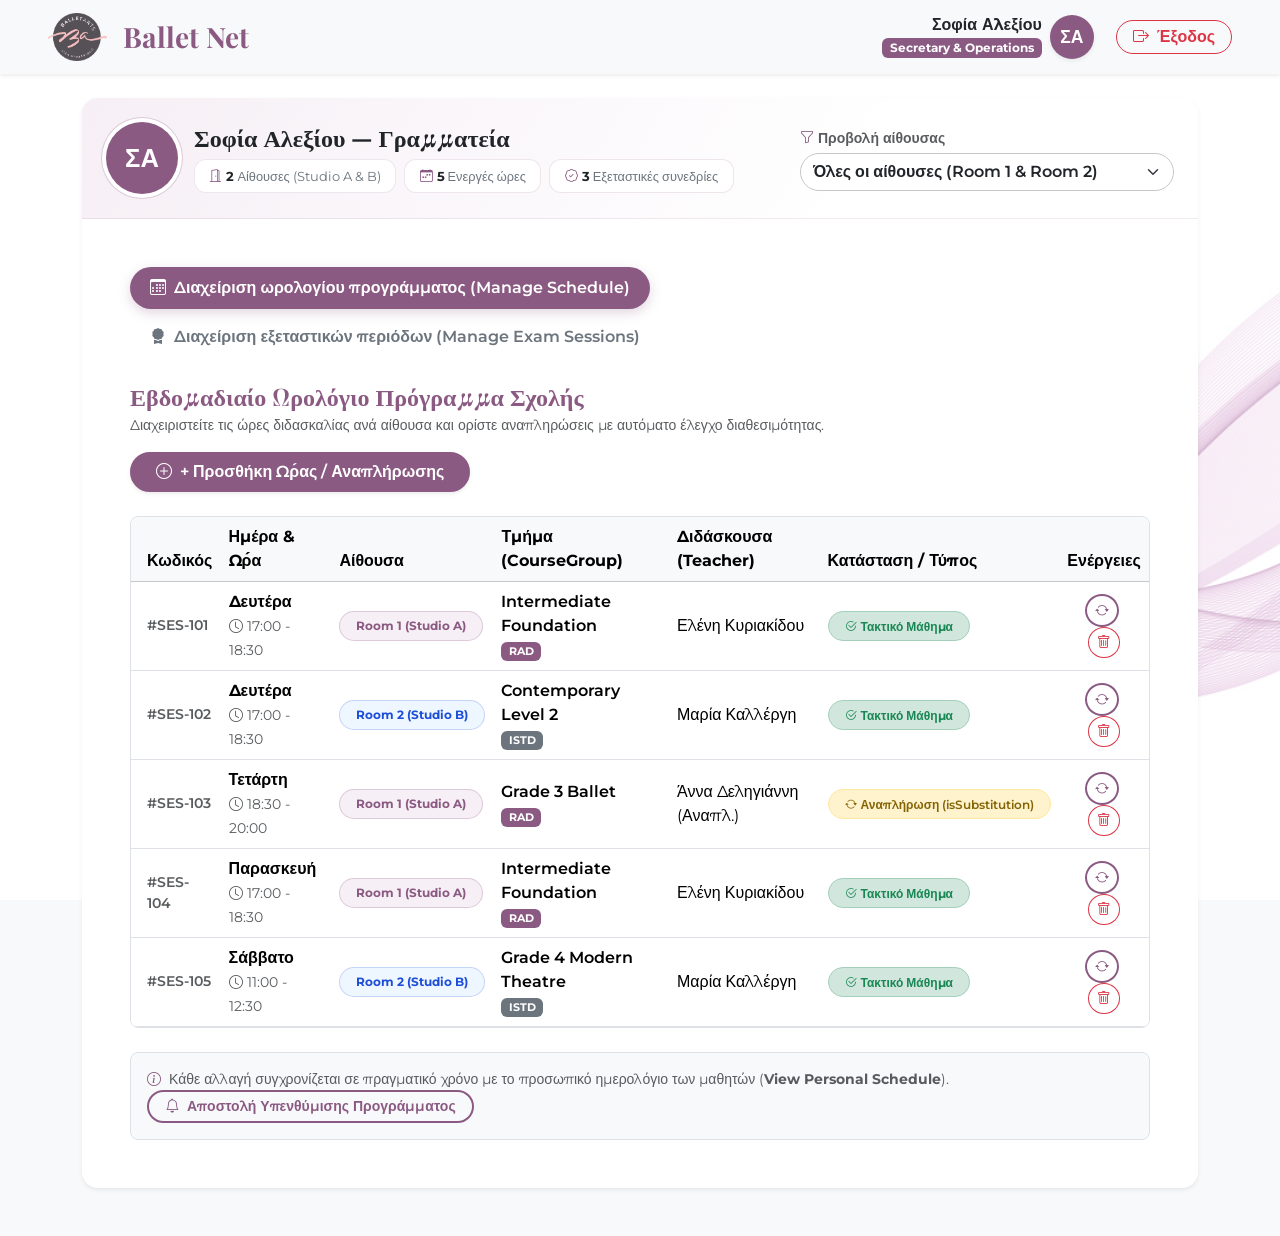
<file: WebContent/dashboard/Manage_Schedule.html>
<!DOCTYPE html>
<html lang="el">

<head>
    <meta charset="UTF-8">
    <meta name="viewport" content="width=device-width, initial-scale=1.0">
    <title>Secretary Dashboard - Ballet Net</title>

    <link rel="icon" type="image/png" href="../photos/BalletArts.png">

    <!-- Bootstrap 5.3 CSS & Icons -->
    <link rel="stylesheet" href="https://cdn.jsdelivr.net/npm/bootstrap@5.3.3/dist/css/bootstrap.min.css">
    <link rel="stylesheet" href="https://cdn.jsdelivr.net/npm/bootstrap-icons@1.11.3/font/bootstrap-icons.min.css">

    <!-- Google Fonts -->
    <link rel="preconnect" href="https://fonts.googleapis.com">
    <link rel="preconnect" href="https://fonts.gstatic.com" crossorigin>
    <link
        href="https://fonts.googleapis.com/css2?family=JetBrains+Mono:wght@500;600;700&family=Montserrat:wght@400;500;600;700&family=Playfair+Display:ital,wght@0,600;0,700;1,600&display=swap"
        rel="stylesheet">

    <!-- Custom CSS -->
    <link rel="stylesheet" type="text/css" href="../css/background_style.css">

    <style>
        :root {
            --ballet: #8B5A83;
            --ballet-dark: #6f4468;
            --ballet-soft: #f6eff5;
            --countdown-accent: #ff5757;
            --countdown-bg: #18181c;
        }

        /* Fallbacks */
        .text-ballet {
            color: var(--ballet) !important;
        }

        .bg-ballet {
            background-color: var(--ballet) !important;
        }

        .btn-ballet {
            background-color: var(--ballet);
            border-color: var(--ballet);
            color: #fff;
        }

        .btn-ballet:hover {
            background-color: var(--ballet-dark);
            border-color: var(--ballet-dark);
            color: #fff;
        }

        .btn-outline-ballet {
            color: var(--ballet);
            border-color: var(--ballet);
        }

        .btn-outline-ballet:hover {
            background-color: var(--ballet);
            color: #fff;
        }

        /* ---------- Profile header band ---------- */
        .profile-band {
            background: linear-gradient(120deg, var(--ballet-soft) 0%, #ffffff 70%);
            border-bottom: 1px solid rgba(139, 90, 131, 0.12);
        }

        .avatar-lg {
            width: 72px;
            height: 72px;
            font-size: 1.6rem;
            box-shadow: 0 0 0 4px #fff, 0 0 0 5px rgba(139, 90, 131, 0.25);
        }

        .stat-chip {
            background: #fff;
            border: 1px solid rgba(139, 90, 131, 0.15);
            border-radius: 0.75rem;
            padding: 0.4rem 0.9rem;
            font-size: 0.8rem;
            color: #6c757d;
            white-space: nowrap;
        }

        .stat-chip strong {
            color: #212529;
        }

        /* ---------- Tabs (pill style - exact match with Update_Progress.html) ---------- */
        .pill-tabs .nav-link {
            color: #6c757d;
            font-weight: 600;
            border-radius: 50rem;
            padding: 0.55rem 1.25rem;
            transition: all 0.2s ease;
        }

        .pill-tabs .nav-link:hover {
            color: var(--ballet);
        }

        .pill-tabs .nav-link.active {
            background-color: var(--ballet);
            color: #fff;
            box-shadow: 0 4px 12px rgba(139, 90, 131, 0.25);
        }

        .profile-trigger {
            cursor: pointer;
            padding: 4px 10px;
            border-radius: 50rem;
            transition: background-color 0.2s ease;
            border: 0;
            background: transparent;
        }

        .profile-trigger:hover {
            background-color: rgba(139, 90, 131, 0.08);
        }

        /* ---------- Exam Period Countdown Widget (Exact match to reference image) ---------- */
        .exam-countdown-card {
            background: linear-gradient(145deg, #1d1d22 0%, #141418 100%);
            border-radius: 1.25rem;
            position: relative;
            overflow: hidden;
            color: #ffffff;
            padding: 1.5rem 1.75rem 1.5rem 2.1rem;
            box-shadow: 0 12px 28px rgba(20, 20, 24, 0.18);
            border: 1px solid rgba(255, 255, 255, 0.07);
        }

        /* Left vertical accent bar */
        .exam-countdown-card::before {
            content: "";
            position: absolute;
            top: 0;
            left: 0;
            bottom: 0;
            width: 8px;
            background: linear-gradient(180deg, #ff5757 0%, #c8649b 100%);
        }

        .countdown-pct-badge {
            background: rgba(255, 87, 87, 0.18);
            color: #ff6b6b;
            border: 1px solid rgba(255, 87, 87, 0.35);
            font-weight: 700;
            font-size: 0.85rem;
            padding: 0.3rem 0.85rem;
            border-radius: 50rem;
            letter-spacing: 0.02em;
        }

        .countdown-date-range {
            color: #9ca3af;
            font-size: 0.9rem;
            font-weight: 500;
        }

        .countdown-digits-row {
            display: flex;
            align-items: baseline;
            gap: 0.45rem;
            margin-top: 1.1rem;
            margin-bottom: 0.9rem;
            font-family: 'JetBrains Mono', monospace;
        }

        .countdown-unit {
            display: flex;
            flex-direction: column;
            align-items: center;
            min-width: 54px;
        }

        .countdown-num {
            font-size: 2.15rem;
            font-weight: 600;
            line-height: 1.05;
            color: #ffffff;
            letter-spacing: 0.03em;
        }

        .countdown-lbl {
            font-family: 'Montserrat', sans-serif;
            font-size: 0.68rem;
            font-weight: 600;
            color: #8e95a2;
            letter-spacing: 0.1em;
            margin-top: 0.25rem;
        }

        .countdown-sep {
            font-size: 1.75rem;
            color: #6b7280;
            font-weight: 500;
            transform: translateY(-4px);
        }

        /* Segmented vertical tick progress bar */
        .countdown-ticks {
            display: grid;
            grid-template-columns: repeat(44, 1fr);
            gap: 4px;
            margin-top: 0.35rem;
        }

        .countdown-tick {
            height: 22px;
            border-radius: 3px;
            background-color: #2e2e36;
            transition: background-color 0.3s ease, transform 0.2s ease;
        }

        .countdown-tick.filled {
            background: linear-gradient(180deg, #ff5757 0%, #e04462 100%);
            box-shadow: 0 0 6px rgba(255, 87, 87, 0.35);
        }

        @media (max-width: 768px) {
            .countdown-ticks {
                grid-template-columns: repeat(24, 1fr);
            }

            .countdown-num {
                font-size: 1.65rem;
            }

            .countdown-unit {
                min-width: 42px;
            }
        }

        /* ---------- Studio Room Filter Pills ---------- */
        .room-filter-btn {
            border-radius: 50rem;
            font-size: 0.85rem;
            font-weight: 600;
            padding: 0.35rem 1rem;
        }

        .sub-badge {
            background-color: #fff3cd;
            color: #856404;
            border: 1px solid #ffe69c;
            font-size: 0.75rem;
            font-weight: 600;
        }

        .room-badge-1 {
            background-color: var(--ballet-soft);
            color: var(--ballet);
            border: 1px solid rgba(139, 90, 131, 0.25);
        }

        .room-badge-2 {
            background-color: #eef6ff;
            color: #1d4ed8;
            border: 1px solid rgba(29, 78, 216, 0.2);
        }
    </style>
</head>

<body>

    <!-- Responsive Navbar (Ενιαίο Design με Update_Progress.html) -->
    <nav class="navbar navbar-light bg-light mb-4 shadow-sm py-2">
        <div class="container-fluid px-3 px-md-5 d-flex justify-content-between align-items-center flex-nowrap">
            <a class="navbar-brand fs-3 fs-md-2 fw-bold d-flex align-items-center text-ballet m-0" href="../index.html">
                <img src="../photos/BalletArts.png" alt="Ballet Arts Logo" height="48" class="me-2 me-md-3">
                Ballet Net
            </a>

            <div class="d-flex align-items-center gap-2">
                <!-- Profile Trigger -->
                <button type="button" class="profile-trigger d-flex align-items-center" data-bs-toggle="offcanvas"
                    data-bs-target="#profileOffcanvas" aria-controls="profileOffcanvas" title="Προβολή προφίλ">
                    <div class="d-none d-md-block text-end me-2">
                        <span class="d-block fw-bold text-dark lh-sm">Σοφία Αλεξίου</span>
                        <span class="badge bg-ballet px-2 py-1" style="font-size: 0.75rem;">Secretary &
                            Operations</span>
                    </div>
                    <div class="bg-ballet rounded-circle text-white d-flex align-items-center justify-content-center fw-bold shadow-sm"
                        style="width: 44px; height: 44px; font-size: 1.1rem;">
                        ΣΑ
                    </div>
                </button>

                <!-- Κουμπί Εξόδου -->
                <a href="../index.html" class="btn btn-outline-danger rounded-pill px-3 py-1 fw-semibold ms-1"
                    title="Αποσύνδεση">
                    <i class="bi bi-box-arrow-right me-md-1"></i> <span class="d-none d-sm-inline">Έξοδος</span>
                </a>
            </div>
        </div>
    </nav>

    <!-- Profile Offcanvas -->
    <div class="offcanvas offcanvas-end" tabindex="-1" id="profileOffcanvas" aria-labelledby="profileOffcanvasLabel">
        <div class="offcanvas-header">
            <h5 class="offcanvas-title fw-bold text-ballet" id="profileOffcanvasLabel">Προφίλ Γραμματείας</h5>
            <button type="button" class="btn-close" data-bs-dismiss="offcanvas" aria-label="Close"></button>
        </div>
        <div class="offcanvas-body">
            <div class="text-center mb-4">
                <div
                    class="bg-ballet rounded-circle text-white d-flex align-items-center justify-content-center mx-auto mb-3 fw-bold avatar-lg">
                    ΣΑ</div>
                <h5 class="fw-bold mb-1">Σοφία Αλεξίου</h5>
                <p class="text-muted small mb-0">secretariat@balletarts.gr</p>
            </div>

            <ul class="list-group list-group-flush small">
                <li class="list-group-item px-0 d-flex align-items-center">
                    <i class="bi bi-building-gear text-ballet fs-5 me-3"></i>
                    <div>
                        <span class="text-muted d-block">Ρόλος Συστήματος</span>
                        <span class="fw-semibold">Διοικητική Οργάνωση & Πρόγραμμα</span>
                    </div>
                </li>
                <li class="list-group-item px-0 d-flex align-items-center">
                    <i class="bi bi-door-open text-ballet fs-5 me-3"></i>
                    <div>
                        <span class="text-muted d-block">Εποπτεία Αιθουσών</span>
                        <span class="fw-semibold">Room 1 (Studio A), Room 2 (Studio B)</span>
                    </div>
                </li>
                <li class="list-group-item px-0 d-flex align-items-center">
                    <i class="bi bi-award text-ballet fs-5 me-3"></i>
                    <div>
                        <span class="text-muted d-block">Εξεταστικοί Φορείς</span>
                        <span class="fw-semibold">RAD & ISTD Certified Center</span>
                    </div>
                </li>
                <li class="list-group-item px-0 d-flex align-items-center">
                    <i class="bi bi-shield-check text-ballet fs-5 me-3"></i>
                    <div>
                        <span class="text-muted d-block">Κωδικός Γραμματείας</span>
                        <span class="fw-semibold">#SEC-01</span>
                    </div>
                </li>
            </ul>
        </div>
    </div>

    <!-- Main Workspace -->
    <div class="container mb-5">
        <div class="card border-0 shadow-sm rounded-4 overflow-hidden">

            <!-- Profile band: καλωσόρισμα + στατιστικά + φίλτρο αίθουσας -->
            <div class="profile-band p-4 p-md-4">
                <div class="d-flex flex-column flex-lg-row align-items-lg-center gap-4">

                    <div class="d-flex align-items-center gap-3 flex-grow-1">
                        <div
                            class="bg-ballet rounded-circle text-white d-flex align-items-center justify-content-center fw-bold flex-shrink-0 avatar-lg">
                            ΣΑ
                        </div>
                        <div>
                            <h4 class="fw-bold mb-1" style="font-family: 'Playfair Display', serif;">Σοφία Αλεξίου —
                                Γραμματεία</h4>
                            <div class="d-flex flex-wrap gap-2 mt-2">
                                <span class="stat-chip"><i
                                        class="bi bi-door-open me-1 text-ballet"></i><strong>2</strong> Αίθουσες (Studio
                                    A & B)</span>
                                <span class="stat-chip"><i class="bi bi-calendar-week me-1 text-ballet"></i><strong
                                        id="chipSessionsCount">5</strong> Ενεργές ώρες</span>
                                <span class="stat-chip"><i class="bi bi-patch-check me-1 text-ballet"></i><strong
                                        id="chipExamsCount">3</strong> Εξεταστικές συνεδρίες</span>
                            </div>
                        </div>
                    </div>

                    <!-- Επιλογή / Φίλτρο Αίθουσας -->
                    <div class="flex-shrink-0" style="min-width: 260px;">
                        <label for="studioRoomSelect" class="form-label small fw-semibold text-muted mb-1">
                            <i class="bi bi-funnel me-1 text-ballet"></i>Προβολή αίθουσας
                        </label>
                        <select class="form-select rounded-pill fw-semibold border-secondary-subtle"
                            id="studioRoomSelect" onchange="filterByRoom()">
                            <option value="ALL" selected>Όλες οι αίθουσες (Room 1 & Room 2)</option>
                            <option value="Room 1">Room 1 (Studio A - Classical)</option>
                            <option value="Room 2">Room 2 (Studio B - Contemporary/ISTD)</option>
                        </select>
                    </div>
                </div>
            </div>

            <div class="card-body p-4 p-md-5">

                <!-- Pill Tabs (Ίδιο στυλ κουμπιών με το Update_Progress.html της Δασκάλας) -->
                <ul class="nav nav-pills pill-tabs gap-2 mb-4" id="secretaryTab" role="tablist">
                    <li class="nav-item" role="presentation">
                        <button class="nav-link active" id="manage-schedule-tab" data-bs-toggle="tab"
                            data-bs-target="#manage-schedule" type="button" role="tab" aria-controls="manage-schedule"
                            aria-selected="true">
                            <i class="bi bi-calendar3 me-2"></i>Διαχείριση ωρολογίου προγράμματος (Manage Schedule)
                        </button>
                    </li>
                    <li class="nav-item" role="presentation">
                        <button class="nav-link" id="manage-exams-tab" data-bs-toggle="tab"
                            data-bs-target="#manage-exams" type="button" role="tab" aria-controls="manage-exams"
                            aria-selected="false">
                            <i class="bi bi-award-fill me-2"></i>Διαχείριση εξεταστικών περιόδων (Manage Exam Sessions)
                        </button>
                    </li>
                </ul>

                <div class="tab-content" id="secretaryTabContent">

                    <!-- ================================================================= -->
                    <!-- TAB 1: MANAGE SCHEDULE (Ωρολόγιο Πρόγραμμα & Αναπληρώσεις)        -->
                    <!-- ================================================================= -->
                    <div class="tab-pane fade show active" id="manage-schedule" role="tabpanel"
                        aria-labelledby="manage-schedule-tab">

                        <div class="d-flex flex-wrap justify-content-between align-items-center mb-4 gap-3">
                            <div>
                                <h4 class="fw-bold mb-1 text-ballet">Εβδομαδιαίο Ωρολόγιο Πρόγραμμα Σχολής</h4>
                                <p class="text-muted small mb-0">Διαχειριστείτε τις ώρες διδασκαλίας ανά αίθουσα και
                                    ορίστε αναπληρώσεις με αυτόματο έλεγχο διαθεσιμότητας.</p>
                            </div>
                            <button type="button" class="btn btn-ballet rounded-pill px-4 fw-semibold shadow-sm"
                                data-bs-toggle="modal" data-bs-target="#addSessionModal">
                                <i class="bi bi-plus-circle me-1"></i> + Προσθήκη Ώρας / Αναπλήρωσης
                            </button>
                        </div>

                        <!-- Conflict Alert (Εναλλακτική Ροή 5.1: Αίθουσα ήδη κατειλημμένη) -->
                        <div id="scheduleConflictAlert"
                            class="alert alert-danger d-none align-items-center justify-content-between rounded-3 py-2 px-3 mb-3 border-0 shadow-sm"
                            role="alert">
                            <div class="d-flex align-items-center">
                                <i class="bi bi-exclamation-triangle-fill me-2 fs-5"></i>
                                <span id="scheduleConflictText"><strong>Conflict Αίθουσας:</strong> Η επιλεγμένη αίθουσα
                                    είναι ήδη κατειλημμένη τη συγκεκριμένη ημέρα και ώρα!</span>
                            </div>
                            <button type="button" class="btn-close"
                                onclick="this.parentElement.classList.replace('d-flex', 'd-none')"></button>
                        </div>

                        <!-- Success Alert (Βασική Ροή: Επιβεβαίωση & Ειδοποίηση) -->
                        <div id="scheduleSuccessAlert"
                            class="alert alert-success d-none align-items-center rounded-3 py-2 px-3 mb-3 border-0 shadow-sm"
                            role="alert">
                            <i class="bi bi-check-circle-fill me-2 fs-5"></i>
                            <span id="scheduleSuccessText">Το ωρολόγιο πρόγραμμα ενημερώθηκε επιτυχώς και εστάλησαν
                                αυτόματες ειδοποιήσεις στις δασκάλες και τους μαθητές!</span>
                        </div>

                        <!-- Timetable Table -->
                        <div class="table-responsive border rounded-3 mb-4">
                            <table class="table table-hover align-middle mb-0" id="scheduleTable">
                                <thead class="table-light">
                                    <tr>
                                        <th class="ps-3">Κωδικός</th>
                                        <th>Ημέρα & Ώρα</th>
                                        <th>Αίθουσα</th>
                                        <th>Τμήμα (CourseGroup)</th>
                                        <th>Διδάσκουσα (Teacher)</th>
                                        <th>Κατάσταση / Τύπος</th>
                                        <th class="text-center">Ενέργειες</th>
                                    </tr>
                                </thead>
                                <tbody id="scheduleTableBody">
                                    <tr data-room="Room 1" data-day="Δευτέρα" data-time="17:00 - 18:30">
                                        <td class="ps-3 text-muted small fw-semibold">#SES-101</td>
                                        <td>
                                            <div class="fw-bold">Δευτέρα</div>
                                            <span class="text-muted small"><i class="bi bi-clock me-1"></i>17:00 -
                                                18:30</span>
                                        </td>
                                        <td><span class="badge rounded-pill room-badge-1 px-3 py-2">Room 1 (Studio
                                                A)</span></td>
                                        <td>
                                            <div class="fw-semibold">Intermediate Foundation</div>
                                            <span class="badge bg-ballet" style="font-size: 0.7rem;">RAD</span>
                                        </td>
                                        <td>Ελένη Κυριακίδου</td>
                                        <td>
                                            <span
                                                class="badge rounded-pill bg-success-subtle text-success border border-success-subtle px-3 py-2">
                                                <i class="bi bi-check2-circle me-1"></i>Τακτικό Μάθημα
                                            </span>
                                        </td>
                                        <td class="text-center">
                                            <button class="btn btn-outline-ballet btn-sm rounded-circle me-1"
                                                onclick="openSubstitutionQuickModal(this)" title="Ορισμός Αναπλήρωσης">
                                                <i class="bi bi-arrow-repeat"></i>
                                            </button>
                                            <button class="btn btn-outline-danger btn-sm rounded-circle"
                                                onclick="deleteScheduleRow(this)" title="Διαγραφή Ώρας">
                                                <i class="bi bi-trash"></i>
                                            </button>
                                        </td>
                                    </tr>

                                    <tr data-room="Room 2" data-day="Δευτέρα" data-time="17:00 - 18:30">
                                        <td class="ps-3 text-muted small fw-semibold">#SES-102</td>
                                        <td>
                                            <div class="fw-bold">Δευτέρα</div>
                                            <span class="text-muted small"><i class="bi bi-clock me-1"></i>17:00 -
                                                18:30</span>
                                        </td>
                                        <td><span class="badge rounded-pill room-badge-2 px-3 py-2">Room 2 (Studio
                                                B)</span></td>
                                        <td>
                                            <div class="fw-semibold">Contemporary Level 2</div>
                                            <span class="badge bg-secondary" style="font-size: 0.7rem;">ISTD</span>
                                        </td>
                                        <td>Μαρία Καλλέργη</td>
                                        <td>
                                            <span
                                                class="badge rounded-pill bg-success-subtle text-success border border-success-subtle px-3 py-2">
                                                <i class="bi bi-check2-circle me-1"></i>Τακτικό Μάθημα
                                            </span>
                                        </td>
                                        <td class="text-center">
                                            <button class="btn btn-outline-ballet btn-sm rounded-circle me-1"
                                                onclick="openSubstitutionQuickModal(this)" title="Ορισμός Αναπλήρωσης">
                                                <i class="bi bi-arrow-repeat"></i>
                                            </button>
                                            <button class="btn btn-outline-danger btn-sm rounded-circle"
                                                onclick="deleteScheduleRow(this)" title="Διαγραφή Ώρας">
                                                <i class="bi bi-trash"></i>
                                            </button>
                                        </td>
                                    </tr>

                                    <tr data-room="Room 1" data-day="Τετάρτη" data-time="18:30 - 20:00">
                                        <td class="ps-3 text-muted small fw-semibold">#SES-103</td>
                                        <td>
                                            <div class="fw-bold">Τετάρτη</div>
                                            <span class="text-muted small"><i class="bi bi-clock me-1"></i>18:30 -
                                                20:00</span>
                                        </td>
                                        <td><span class="badge rounded-pill room-badge-1 px-3 py-2">Room 1 (Studio
                                                A)</span></td>
                                        <td>
                                            <div class="fw-semibold">Grade 3 Ballet</div>
                                            <span class="badge bg-ballet" style="font-size: 0.7rem;">RAD</span>
                                        </td>
                                        <td>Άννα Δεληγιάννη (Αναπλ.)</td>
                                        <td>
                                            <span class="badge rounded-pill sub-badge px-3 py-2">
                                                <i class="bi bi-arrow-repeat me-1"></i>Αναπλήρωση (isSubstitution)
                                            </span>
                                        </td>
                                        <td class="text-center">
                                            <button class="btn btn-outline-ballet btn-sm rounded-circle me-1"
                                                onclick="openSubstitutionQuickModal(this)"
                                                title="Τροποποίηση Αναπλήρωσης">
                                                <i class="bi bi-arrow-repeat"></i>
                                            </button>
                                            <button class="btn btn-outline-danger btn-sm rounded-circle"
                                                onclick="deleteScheduleRow(this)" title="Διαγραφή Ώρας">
                                                <i class="bi bi-trash"></i>
                                            </button>
                                        </td>
                                    </tr>

                                    <tr data-room="Room 1" data-day="Παρασκευή" data-time="17:00 - 18:30">
                                        <td class="ps-3 text-muted small fw-semibold">#SES-104</td>
                                        <td>
                                            <div class="fw-bold">Παρασκευή</div>
                                            <span class="text-muted small"><i class="bi bi-clock me-1"></i>17:00 -
                                                18:30</span>
                                        </td>
                                        <td><span class="badge rounded-pill room-badge-1 px-3 py-2">Room 1 (Studio
                                                A)</span></td>
                                        <td>
                                            <div class="fw-semibold">Intermediate Foundation</div>
                                            <span class="badge bg-ballet" style="font-size: 0.7rem;">RAD</span>
                                        </td>
                                        <td>Ελένη Κυριακίδου</td>
                                        <td>
                                            <span
                                                class="badge rounded-pill bg-success-subtle text-success border border-success-subtle px-3 py-2">
                                                <i class="bi bi-check2-circle me-1"></i>Τακτικό Μάθημα
                                            </span>
                                        </td>
                                        <td class="text-center">
                                            <button class="btn btn-outline-ballet btn-sm rounded-circle me-1"
                                                onclick="openSubstitutionQuickModal(this)" title="Ορισμός Αναπλήρωσης">
                                                <i class="bi bi-arrow-repeat"></i>
                                            </button>
                                            <button class="btn btn-outline-danger btn-sm rounded-circle"
                                                onclick="deleteScheduleRow(this)" title="Διαγραφή Ώρας">
                                                <i class="bi bi-trash"></i>
                                            </button>
                                        </td>
                                    </tr>

                                    <tr data-room="Room 2" data-day="Σάββατο" data-time="11:00 - 12:30">
                                        <td class="ps-3 text-muted small fw-semibold">#SES-105</td>
                                        <td>
                                            <div class="fw-bold">Σάββατο</div>
                                            <span class="text-muted small"><i class="bi bi-clock me-1"></i>11:00 -
                                                12:30</span>
                                        </td>
                                        <td><span class="badge rounded-pill room-badge-2 px-3 py-2">Room 2 (Studio
                                                B)</span></td>
                                        <td>
                                            <div class="fw-semibold">Grade 4 Modern Theatre</div>
                                            <span class="badge bg-secondary" style="font-size: 0.7rem;">ISTD</span>
                                        </td>
                                        <td>Μαρία Καλλέργη</td>
                                        <td>
                                            <span
                                                class="badge rounded-pill bg-success-subtle text-success border border-success-subtle px-3 py-2">
                                                <i class="bi bi-check2-circle me-1"></i>Τακτικό Μάθημα
                                            </span>
                                        </td>
                                        <td class="text-center">
                                            <button class="btn btn-outline-ballet btn-sm rounded-circle me-1"
                                                onclick="openSubstitutionQuickModal(this)" title="Ορισμός Αναπλήρωσης">
                                                <i class="bi bi-arrow-repeat"></i>
                                            </button>
                                            <button class="btn btn-outline-danger btn-sm rounded-circle"
                                                onclick="deleteScheduleRow(this)" title="Διαγραφή Ώρας">
                                                <i class="bi bi-trash"></i>
                                            </button>
                                        </td>
                                    </tr>
                                </tbody>
                            </table>
                        </div>

                        <div
                            class="d-flex flex-wrap justify-content-between align-items-center bg-light p-3 rounded-3 border">
                            <div class="small text-muted">
                                <i class="bi bi-info-circle text-ballet me-1"></i>
                                Κάθε αλλαγή συγχρονίζεται σε πραγματικό χρόνο με το προσωπικό ημερολόγιο των μαθητών
                                (<strong>View Personal Schedule</strong>).
                            </div>
                            <button type="button"
                                class="btn btn-outline-ballet btn-sm rounded-pill px-3 fw-semibold mt-2 mt-sm-0"
                                onclick="triggerBroadcastNotification()">
                                <i class="bi bi-bell me-1"></i> Αποστολή Υπενθύμισης Προγράμματος
                            </button>
                        </div>

                    </div>

                    <!-- ================================================================= -->
                    <!-- TAB 2: MANAGE EXAM SESSIONS (Εξεταστικές Περίοδοι + Countdown)    -->
                    <!-- ================================================================= -->
                    <div class="tab-pane fade" id="manage-exams" role="tabpanel" aria-labelledby="manage-exams-tab">

                        <!-- COUNTDOWN WIDGET (Ακριβώς όπως στην εικόνα: Exam period, 21%, DD:HH:MM:SS + segmented bar) -->
                        <div class="exam-countdown-card mb-4">
                            <div class="d-flex justify-content-between align-items-start flex-wrap gap-2">
                                <div>
                                    <div class="d-flex align-items-center gap-2 mb-1">
                                        <span style="font-size: 1.4rem;">📚</span>
                                        <h5 class="fw-bold mb-0 text-white"
                                            style="font-family: 'Montserrat', sans-serif; letter-spacing: -0.01em;"
                                            id="countdownTitle">
                                            Exam period — Εαρινή Εξεταστική RAD / ISTD
                                        </h5>
                                    </div>
                                    <div class="countdown-date-range" id="countdownDateRange">
                                        May 18, 2026 &rarr; May 30, 2026
                                    </div>
                                </div>

                                <div class="d-flex align-items-center gap-2">
                                    <span class="countdown-pct-badge" id="countdownPercentBadge">21%</span>
                                    <button type="button" class="btn btn-sm btn-outline-light rounded-pill px-2 py-1"
                                        style="font-size: 0.75rem; border-color: rgba(255,255,255,0.2);"
                                        data-bs-toggle="modal" data-bs-target="#configCountdownModal"
                                        title="Ρύθμιση ημερομηνιών εξεταστικής">
                                        <i class="bi bi-sliders"></i>
                                    </button>
                                </div>
                            </div>

                            <!-- Live Digital Timer DD : HH : MM : SS -->
                            <div class="countdown-digits-row">
                                <div class="countdown-unit">
                                    <span class="countdown-num" id="cdDays">09</span>
                                    <span class="countdown-lbl">D</span>
                                </div>
                                <span class="countdown-sep">:</span>
                                <div class="countdown-unit">
                                    <span class="countdown-num" id="cdHours">03</span>
                                    <span class="countdown-lbl">HR</span>
                                </div>
                                <span class="countdown-sep">:</span>
                                <div class="countdown-unit">
                                    <span class="countdown-num" id="cdMinutes">11</span>
                                    <span class="countdown-lbl">MIN</span>
                                </div>
                                <span class="countdown-sep">:</span>
                                <div class="countdown-unit">
                                    <span class="countdown-num" id="cdSeconds">28</span>
                                    <span class="countdown-lbl">S</span>
                                </div>
                            </div>

                            <!-- Segmented Vertical Tick Bar -->
                            <div class="countdown-ticks" id="countdownTicksContainer"
                                aria-label="Πρόοδος προετοιμασίας εξεταστικής περιόδου">
                                <!-- Generated dynamically via JS -->
                            </div>
                        </div>

                        <!-- Header & Action Button for Exam Sessions -->
                        <div class="d-flex flex-wrap justify-content-between align-items-center mb-4 gap-3">
                            <div>
                                <h4 class="fw-bold mb-1 text-ballet">Προγραμματισμένες Εξεταστικές Συνεδρίες
                                    (ExamSession)</h4>
                                <p class="text-muted small mb-0">Οργανώστε τις επίσημες εξετάσεις πιστοποίησης RAD &
                                    ISTD ανά τμήμα και αίθουσα.</p>
                            </div>
                            <button type="button" class="btn btn-ballet rounded-pill px-4 fw-semibold shadow-sm"
                                data-bs-toggle="modal" data-bs-target="#addExamModal">
                                <i class="bi bi-calendar-plus me-1"></i> + Προγραμματισμός Νέας Εξέτασης
                            </button>
                        </div>

                        <div id="examSuccessAlert"
                            class="alert alert-success d-none align-items-center rounded-3 py-2 px-3 mb-3 border-0 shadow-sm"
                            role="alert">
                            <i class="bi bi-check-circle-fill me-2 fs-5"></i>
                            <span id="examSuccessText">Η εξεταστική συνεδρία αποθηκεύτηκε και είναι πλέον ορατή στις
                                μαθήτριες με ένδειξη Exam Ready!</span>
                        </div>

                        <div id="examConflictAlert"
                            class="alert alert-danger d-none align-items-center justify-content-between rounded-3 py-2 px-3 mb-3 border-0 shadow-sm"
                            role="alert">
                            <div class="d-flex align-items-center">
                                <i class="bi bi-exclamation-octagon-fill me-2 fs-5"></i>
                                <span><strong>Σύγκρουση Αίθουσας Εξετάσεων:</strong> Υπάρχει ήδη προγραμματισμένη
                                    εξέταση στην ίδια αίθουσα την ίδια ημερομηνία και ώρα!</span>
                            </div>
                            <button type="button" class="btn-close"
                                onclick="this.parentElement.classList.replace('d-flex', 'd-none')"></button>
                        </div>

                        <!-- Exam Sessions Table -->
                        <div class="table-responsive border rounded-3">
                            <table class="table table-hover align-middle mb-0" id="examSessionsTable">
                                <thead class="table-light">
                                    <tr>
                                        <th class="ps-3">Κωδικός</th>
                                        <th>Φορέας (examBody)</th>
                                        <th>Τμήμα (CourseGroup)</th>
                                        <th>Ημερομηνία & Ώρα</th>
                                        <th>Αίθουσα (room)</th>
                                        <th>Υποψήφιες (Exam Ready)</th>
                                        <th>Κατάσταση (status)</th>
                                        <th class="text-center">Ενέργεια</th>
                                    </tr>
                                </thead>
                                <tbody id="examTableBody">
                                    <tr data-room="Room 1" data-date="2026-05-18" data-time="10:00 - 12:00">
                                        <td class="ps-3 text-muted small fw-semibold">#EX-201</td>
                                        <td><span class="badge bg-ballet px-2 py-1">RAD</span></td>
                                        <td class="fw-bold">Intermediate Foundation</td>
                                        <td>
                                            <div class="fw-semibold">18/05/2026</div>
                                            <span class="text-muted small"><i class="bi bi-clock me-1"></i>10:00 -
                                                12:00</span>
                                        </td>
                                        <td><span class="badge rounded-pill room-badge-1 px-3 py-2">Room 1 (Studio
                                                A)</span></td>
                                        <td>
                                            <span
                                                class="badge bg-success-subtle text-success border border-success-subtle rounded-pill px-3 py-1">
                                                <i class="bi bi-people-fill me-1"></i>2 / 3 Έτοιμες
                                            </span>
                                        </td>
                                        <td>
                                            <span
                                                class="badge rounded-pill bg-primary-subtle text-primary border border-primary-subtle px-3 py-2">
                                                Προγραμματισμένη
                                            </span>
                                        </td>
                                        <td class="text-center">
                                            <button class="btn btn-outline-ballet btn-sm rounded-circle me-1"
                                                onclick="toggleExamStatus(this)" title="Αλλαγή Κατάστασης">
                                                <i class="bi bi-check2-square"></i>
                                            </button>
                                            <button class="btn btn-outline-danger btn-sm rounded-circle"
                                                onclick="deleteExamRow(this)" title="Ακύρωση Εξέτασης">
                                                <i class="bi bi-trash"></i>
                                            </button>
                                        </td>
                                    </tr>

                                    <tr data-room="Room 1" data-date="2026-05-20" data-time="11:00 - 13:00">
                                        <td class="ps-3 text-muted small fw-semibold">#EX-202</td>
                                        <td><span class="badge bg-ballet px-2 py-1">RAD</span></td>
                                        <td class="fw-bold">Grade 3 Ballet</td>
                                        <td>
                                            <div class="fw-semibold">20/05/2026</div>
                                            <span class="text-muted small"><i class="bi bi-clock me-1"></i>11:00 -
                                                13:00</span>
                                        </td>
                                        <td><span class="badge rounded-pill room-badge-1 px-3 py-2">Room 1 (Studio
                                                A)</span></td>
                                        <td>
                                            <span
                                                class="badge bg-success-subtle text-success border border-success-subtle rounded-pill px-3 py-1">
                                                <i class="bi bi-people-fill me-1"></i>12 / 14 Έτοιμες
                                            </span>
                                        </td>
                                        <td>
                                            <span
                                                class="badge rounded-pill bg-primary-subtle text-primary border border-primary-subtle px-3 py-2">
                                                Προγραμματισμένη
                                            </span>
                                        </td>
                                        <td class="text-center">
                                            <button class="btn btn-outline-ballet btn-sm rounded-circle me-1"
                                                onclick="toggleExamStatus(this)" title="Αλλαγή Κατάστασης">
                                                <i class="bi bi-check2-square"></i>
                                            </button>
                                            <button class="btn btn-outline-danger btn-sm rounded-circle"
                                                onclick="deleteExamRow(this)" title="Ακύρωση Εξέτασης">
                                                <i class="bi bi-trash"></i>
                                            </button>
                                        </td>
                                    </tr>

                                    <tr data-room="Room 2" data-date="2026-05-23" data-time="10:30 - 12:30">
                                        <td class="ps-3 text-muted small fw-semibold">#EX-203</td>
                                        <td><span class="badge bg-secondary px-2 py-1">ISTD</span></td>
                                        <td class="fw-bold">Contemporary Level 2</td>
                                        <td>
                                            <div class="fw-semibold">23/05/2026</div>
                                            <span class="text-muted small"><i class="bi bi-clock me-1"></i>10:30 -
                                                12:30</span>
                                        </td>
                                        <td><span class="badge rounded-pill room-badge-2 px-3 py-2">Room 2 (Studio
                                                B)</span></td>
                                        <td>
                                            <span
                                                class="badge bg-success-subtle text-success border border-success-subtle rounded-pill px-3 py-1">
                                                <i class="bi bi-people-fill me-1"></i>9 / 10 Έτοιμες
                                            </span>
                                        </td>
                                        <td>
                                            <span
                                                class="badge rounded-pill bg-warning-subtle text-warning-emphasis border border-warning-subtle px-3 py-2">
                                                Αναμονή Εξεταστή
                                            </span>
                                        </td>
                                        <td class="text-center">
                                            <button class="btn btn-outline-ballet btn-sm rounded-circle me-1"
                                                onclick="toggleExamStatus(this)" title="Αλλαγή Κατάστασης">
                                                <i class="bi bi-check2-square"></i>
                                            </button>
                                            <button class="btn btn-outline-danger btn-sm rounded-circle"
                                                onclick="deleteExamRow(this)" title="Ακύρωση Εξέτασης">
                                                <i class="bi bi-trash"></i>
                                            </button>
                                        </td>
                                    </tr>
                                </tbody>
                            </table>
                        </div>

                        <div class="mt-3 small text-muted">
                            <i class="bi bi-diagram-3 text-ballet me-1"></i>
                            Σύνδεση με Περίπτωση Χρήσης <strong>«extend» View Upcoming Exams & Status</strong>: Οι
                            εξετάσεις που καταχωρούνται εδώ εμφανίζονται αυτόματα στην καρτέλα των μαθητριών που έχουν
                            αξιολογηθεί ως <em>Exam Ready</em>.
                        </div>

                    </div>

                </div>
            </div>
        </div>
    </div>

    <!-- ================================================================= -->
    <!-- MODAL 1: Προσθήκη Νέας Ώρας / Αναπλήρωσης (ScheduledSession)      -->
    <!-- ================================================================= -->
    <div class="modal fade" id="addSessionModal" tabindex="-1" aria-labelledby="addSessionModalLabel"
        aria-hidden="true">
        <div class="modal-dialog modal-dialog-centered">
            <div class="modal-content rounded-4 border-0 shadow">
                <div class="modal-header border-0 pb-0">
                    <h5 class="modal-title fw-bold text-ballet" id="addSessionModalLabel">Προσθήκη Ώρας / Αναπλήρωσης
                    </h5>
                    <button type="button" class="btn-close" data-bs-dismiss="modal" aria-label="Close"></button>
                </div>
                <div class="modal-body p-4">
                    <form id="addSessionForm" onsubmit="event.preventDefault(); addNewScheduleSession();">
                        <div class="row g-3 mb-3">
                            <div class="col-sm-6">
                                <label for="sessionDay" class="form-label small fw-semibold text-muted">Ημέρα
                                    (day)</label>
                                <select class="form-select rounded-3" id="sessionDay" required>
                                    <option value="Δευτέρα">Δευτέρα</option>
                                    <option value="Τρίτη">Τρίτη</option>
                                    <option value="Τετάρτη">Τετάρτη</option>
                                    <option value="Πέμπτη">Πέμπτη</option>
                                    <option value="Παρασκευή">Παρασκευή</option>
                                    <option value="Σάββατο">Σάββατο</option>
                                </select>
                            </div>
                            <div class="col-sm-6">
                                <label for="sessionTime" class="form-label small fw-semibold text-muted">Ώρα
                                    (time)</label>
                                <select class="form-select rounded-3" id="sessionTime" required>
                                    <option value="16:00 - 17:00">16:00 - 17:00</option>
                                    <option value="17:00 - 18:30" selected>17:00 - 18:30</option>
                                    <option value="18:30 - 20:00">18:30 - 20:00</option>
                                    <option value="20:00 - 21:30">20:00 - 21:30</option>
                                    <option value="11:00 - 12:30">11:00 - 12:30</option>
                                </select>
                            </div>
                        </div>

                        <div class="mb-3">
                            <label for="sessionRoom" class="form-label small fw-semibold text-muted">Αίθουσα
                                (checkAvailability)</label>
                            <select class="form-select rounded-3" id="sessionRoom" required>
                                <option value="Room 1">Room 1 (Studio A)</option>
                                <option value="Room 2">Room 2 (Studio B)</option>
                            </select>
                        </div>

                        <div class="mb-3">
                            <label for="sessionGroup" class="form-label small fw-semibold text-muted">Τμήμα
                                (CourseGroup)</label>
                            <select class="form-select rounded-3" id="sessionGroup" required>
                                <option value="Intermediate Foundation|RAD">Intermediate Foundation (RAD)</option>
                                <option value="Grade 3 Ballet|RAD">Grade 3 Ballet (RAD)</option>
                                <option value="Contemporary Level 2|ISTD">Contemporary Level 2 (ISTD)</option>
                                <option value="Grade 4 Modern Theatre|ISTD">Grade 4 Modern Theatre (ISTD)</option>
                            </select>
                        </div>

                        <div class="mb-3">
                            <label for="sessionTeacher" class="form-label small fw-semibold text-muted">Διδάσκουσα
                                (Teacher)</label>
                            <select class="form-select rounded-3" id="sessionTeacher" required>
                                <option value="Ελένη Κυριακίδου">Ελένη Κυριακίδου</option>
                                <option value="Μαρία Καλλέργη">Μαρία Καλλέργη</option>
                                <option value="Άννα Δεληγιάννη">Άννα Δεληγιάννη</option>
                            </select>
                        </div>

                        <div class="form-check form-switch mb-4">
                            <input class="form-check-input" type="checkbox" role="switch" id="sessionIsSub" checked>
                            <label class="form-check-label fw-semibold" for="sessionIsSub">
                                Ορισμός ως Αναπλήρωση (<code>isSubstitution = true</code>)
                            </label>
                        </div>

                        <div class="d-grid">
                            <button type="submit" class="btn btn-ballet rounded-pill fw-semibold py-2">
                                <i class="bi bi-shield-check me-1"></i> Έλεγχος Διαθεσιμότητας & Αποθήκευση
                            </button>
                        </div>
                    </form>
                </div>
            </div>
        </div>
    </div>

    <!-- ================================================================= -->
    <!-- MODAL 2: Προγραμματισμός Νέας Εξέτασης (ExamSession)              -->
    <!-- ================================================================= -->
    <div class="modal fade" id="addExamModal" tabindex="-1" aria-labelledby="addExamModalLabel" aria-hidden="true">
        <div class="modal-dialog modal-dialog-centered">
            <div class="modal-content rounded-4 border-0 shadow">
                <div class="modal-header border-0 pb-0">
                    <h5 class="modal-title fw-bold text-ballet" id="addExamModalLabel">Προγραμματισμός Εξέτασης
                        (ExamSession)</h5>
                    <button type="button" class="btn-close" data-bs-dismiss="modal" aria-label="Close"></button>
                </div>
                <div class="modal-body p-4">
                    <form id="addExamForm" onsubmit="event.preventDefault(); addNewExamSession();">
                        <div class="row g-3 mb-3">
                            <div class="col-sm-5">
                                <label for="examBodyInput" class="form-label small fw-semibold text-muted">Φορέας
                                    (examBody)</label>
                                <select class="form-select rounded-3" id="examBodyInput" required>
                                    <option value="RAD">RAD (Royal Academy)</option>
                                    <option value="ISTD">ISTD (Imperial Society)</option>
                                </select>
                            </div>
                            <div class="col-sm-7">
                                <label for="examGroupInput" class="form-label small fw-semibold text-muted">Τμήμα
                                    (CourseGroup)</label>
                                <select class="form-select rounded-3" id="examGroupInput" required>
                                    <option value="Intermediate Foundation">Intermediate Foundation</option>
                                    <option value="Grade 3 Ballet">Grade 3 Ballet</option>
                                    <option value="Contemporary Level 2">Contemporary Level 2</option>
                                    <option value="Grade 4 Modern Theatre">Grade 4 Modern Theatre</option>
                                </select>
                            </div>
                        </div>

                        <div class="row g-3 mb-3">
                            <div class="col-sm-6">
                                <label for="examDateInput" class="form-label small fw-semibold text-muted">Ημερομηνία
                                    (examDate)</label>
                                <input type="date" class="form-control rounded-3" id="examDateInput" value="2026-05-25"
                                    required>
                            </div>
                            <div class="col-sm-6">
                                <label for="examTimeInput" class="form-label small fw-semibold text-muted">Ώρα
                                    (time)</label>
                                <select class="form-select rounded-3" id="examTimeInput" required>
                                    <option value="09:00 - 11:00">09:00 - 11:00</option>
                                    <option value="10:00 - 12:00">10:00 - 12:00</option>
                                    <option value="11:00 - 13:00">11:00 - 13:00</option>
                                    <option value="13:00 - 15:00" selected>13:00 - 15:00</option>
                                </select>
                            </div>
                        </div>

                        <div class="mb-4">
                            <label for="examRoomInput" class="form-label small fw-semibold text-muted">Αίθουσα
                                Διεξαγωγής (room)</label>
                            <select class="form-select rounded-3" id="examRoomInput" required>
                                <option value="Room 1">Room 1 (Studio A)</option>
                                <option value="Room 2">Room 2 (Studio B)</option>
                            </select>
                        </div>

                        <div class="d-grid">
                            <button type="submit" class="btn btn-ballet rounded-pill fw-semibold py-2">
                                <i class="bi bi-calendar-check me-1"></i> Καταχώρηση Εξεταστικής Συνεδρίας
                            </button>
                        </div>
                    </form>
                </div>
            </div>
        </div>
    </div>

    <!-- ================================================================= -->
    <!-- MODAL 3: Ρύθμιση Countdown Εξεταστικής Περιόδου                   -->
    <!-- ================================================================= -->
    <div class="modal fade" id="configCountdownModal" tabindex="-1" aria-labelledby="configCountdownModalLabel"
        aria-hidden="true">
        <div class="modal-dialog modal-dialog-centered modal-sm">
            <div class="modal-content rounded-4 border-0 shadow">
                <div class="modal-header border-0 pb-0">
                    <h6 class="modal-title fw-bold text-ballet" id="configCountdownModalLabel">Ρύθμιση Exam Period</h6>
                    <button type="button" class="btn-close" data-bs-dismiss="modal" aria-label="Close"></button>
                </div>
                <div class="modal-body p-4">
                    <div class="mb-3">
                        <label for="cdDaysInput" class="form-label small fw-semibold text-muted">Ημέρες μέχρι την
                            εξέταση</label>
                        <input type="number" class="form-control rounded-3" id="cdDaysInput" min="1" max="120"
                            value="9">
                    </div>
                    <div class="mb-3">
                        <label for="cdPctInput" class="form-label small fw-semibold text-muted">Ποσοστό περιόδου
                            (%)</label>
                        <input type="number" class="form-control rounded-3" id="cdPctInput" min="5" max="100"
                            value="21">
                    </div>
                    <div class="d-grid">
                        <button type="button" class="btn btn-ballet rounded-pill fw-semibold" data-bs-dismiss="modal"
                            onclick="applyCustomCountdown()">
                            Ενημέρωση Countdown
                        </button>
                    </div>
                </div>
            </div>
        </div>
    </div>

    <!-- Bootstrap Bundle JS -->
    <script src="https://cdn.jsdelivr.net/npm/bootstrap@5.3.3/dist/js/bootstrap.bundle.min.js"></script>

    <script>
        // =====================================================================
        // 1. LIVE COUNTDOWN WIDGET (Exact visual & functional behavior as image)
        // =====================================================================
        const TOTAL_TICKS = 44;
        let remainingSeconds = (9 * 86400) + (3 * 3600) + (11 * 60) + 28; // 09:03:11:28
        let currentPercentage = 21;

        function renderCountdownTicks(percent) {
            const container = document.getElementById('countdownTicksContainer');
            if (!container) return;
            container.innerHTML = '';
            const filledCount = Math.round((percent / 100) * TOTAL_TICKS);
            for (let i = 0; i < TOTAL_TICKS; i++) {
                const tick = document.createElement('div');
                tick.className = 'countdown-tick' + (i < filledCount ? ' filled' : '');
                container.appendChild(tick);
            }
            document.getElementById('countdownPercentBadge').innerText = percent + '%';
        }

        function updateTimerDisplay() {
            if (remainingSeconds > 0) remainingSeconds--;
            const d = Math.floor(remainingSeconds / 86400);
            const h = Math.floor((remainingSeconds % 86400) / 3600);
            const m = Math.floor((remainingSeconds % 3600) / 60);
            const s = remainingSeconds % 60;

            document.getElementById('cdDays').innerText = String(d).padStart(2, '0');
            document.getElementById('cdHours').innerText = String(h).padStart(2, '0');
            document.getElementById('cdMinutes').innerText = String(m).padStart(2, '0');
            document.getElementById('cdSeconds').innerText = String(s).padStart(2, '0');
        }

        function applyCustomCountdown() {
            const daysVal = parseInt(document.getElementById('cdDaysInput').value) || 9;
            const pctVal = Math.min(100, Math.max(1, parseInt(document.getElementById('cdPctInput').value) || 21));
            remainingSeconds = (daysVal * 86400) + (3 * 3600) + (11 * 60) + 28;
            currentPercentage = pctVal;
            renderCountdownTicks(currentPercentage);
            updateTimerDisplay();
        }

        renderCountdownTicks(currentPercentage);
        setInterval(updateTimerDisplay, 1000);

        // =====================================================================
        // 2. STUDIO ROOM FILTER (Filters both Schedule and Exam tables)
        // =====================================================================
        function filterByRoom() {
            const selectedRoom = document.getElementById('studioRoomSelect').value;
            const allRows = document.querySelectorAll('#scheduleTableBody tr, #examTableBody tr');
            allRows.forEach(row => {
                const rowRoom = row.getAttribute('data-room');
                if (selectedRoom === 'ALL' || rowRoom === selectedRoom) {
                    row.style.display = '';
                } else {
                    row.style.display = 'none';
                }
            });
        }

        function updateHeaderCounters() {
            document.getElementById('chipSessionsCount').innerText = document.querySelectorAll('#scheduleTableBody tr').length;
            document.getElementById('chipExamsCount').innerText = document.querySelectorAll('#examTableBody tr').length;
        }

        // =====================================================================
        // 3. MANAGE SCHEDULE: Conflict Check (checkAvailability) & Add Session
        // =====================================================================
        let sessionCounter = 106;

        function addNewScheduleSession() {
            const day = document.getElementById('sessionDay').value;
            const time = document.getElementById('sessionTime').value;
            const room = document.getElementById('sessionRoom').value;
            const [groupName, groupBody] = document.getElementById('sessionGroup').value.split('|');
            const teacher = document.getElementById('sessionTeacher').value;
            const isSub = document.getElementById('sessionIsSub').checked;

            // Check Availability (Εναλλακτική Ροή 5.1: Αίθουσα ήδη κατειλημμένη)
            const existingRows = document.querySelectorAll('#scheduleTableBody tr');
            for (const row of existingRows) {
                if (row.getAttribute('data-room') === room &&
                    row.getAttribute('data-day') === day &&
                    row.getAttribute('data-time') === time) {

                    bootstrap.Modal.getInstance(document.getElementById('addSessionModal')).hide();
                    const conflictBox = document.getElementById('scheduleConflictAlert');
                    document.getElementById('scheduleConflictText').innerHTML =
                        `<strong>Conflict Αίθουσας (${room}):</strong> Η αίθουσα είναι ήδη κατειλημμένη την <strong>${day} (${time})</strong>! Η αποθήκευση ακυρώθηκε.`;
                    conflictBox.classList.replace('d-none', 'd-flex');
                    return;
                }
            }

            // Hide conflict if open
            document.getElementById('scheduleConflictAlert').classList.replace('d-flex', 'd-none');

            const tbody = document.getElementById('scheduleTableBody');
            const tr = document.createElement('tr');
            tr.setAttribute('data-room', room);
            tr.setAttribute('data-day', day);
            tr.setAttribute('data-time', time);

            const roomBadgeClass = room === 'Room 1' ? 'room-badge-1' : 'room-badge-2';
            const roomLabel = room === 'Room 1' ? 'Room 1 (Studio A)' : 'Room 2 (Studio B)';
            const bodyBadgeClass = groupBody === 'RAD' ? 'bg-ballet' : 'bg-secondary';

            const statusBadge = isSub
                ? `<span class="badge rounded-pill sub-badge px-3 py-2"><i class="bi bi-arrow-repeat me-1"></i>Αναπλήρωση (isSubstitution)</span>`
                : `<span class="badge rounded-pill bg-success-subtle text-success border border-success-subtle px-3 py-2"><i class="bi bi-check2-circle me-1"></i>Τακτικό Μάθημα</span>`;

            tr.innerHTML = `
                <td class="ps-3 text-muted small fw-semibold">#SES-${sessionCounter++}</td>
                <td>
                    <div class="fw-bold">${day}</div>
                    <span class="text-muted small"><i class="bi bi-clock me-1"></i>${time}</span>
                </td>
                <td><span class="badge rounded-pill ${roomBadgeClass} px-3 py-2">${roomLabel}</span></td>
                <td>
                    <div class="fw-semibold">${groupName}</div>
                    <span class="badge ${bodyBadgeClass}" style="font-size: 0.7rem;">${groupBody}</span>
                </td>
                <td>${teacher}${isSub ? ' (Αναπλ.)' : ''}</td>
                <td>${statusBadge}</td>
                <td class="text-center">
                    <button class="btn btn-outline-ballet btn-sm rounded-circle me-1" onclick="openSubstitutionQuickModal(this)" title="Ορισμός Αναπλήρωσης">
                        <i class="bi bi-arrow-repeat"></i>
                    </button>
                    <button class="btn btn-outline-danger btn-sm rounded-circle" onclick="deleteScheduleRow(this)" title="Διαγραφή Ώρας">
                        <i class="bi bi-trash"></i>
                    </button>
                </td>
            `;

            tbody.appendChild(tr);
            updateHeaderCounters();
            filterByRoom();

            bootstrap.Modal.getInstance(document.getElementById('addSessionModal')).hide();
            showBanner('scheduleSuccessAlert', `Η ώρα διδασκαλίας (${day}, ${time} - ${room}) αποθηκεύτηκε σε < 2 δευτερόλεπτα και εστάλη ειδοποίηση!`);
        }

        function openSubstitutionQuickModal(btn) {
            const row = btn.closest('tr');
            const teacherCell = row.children[4];
            const statusCell = row.children[5];

            if (statusCell.innerText.includes('Αναπλήρωση')) {
                teacherCell.innerText = teacherCell.innerText.replace(' (Αναπλ.)', '');
                statusCell.innerHTML = `<span class="badge rounded-pill bg-success-subtle text-success border border-success-subtle px-3 py-2"><i class="bi bi-check2-circle me-1"></i>Τακτικό Μάθημα</span>`;
                showBanner('scheduleSuccessAlert', 'Η ώρα επανήλθε σε Τακτικό Μάθημα και ενημερώθηκε το ημερολόγιο των μαθητών.');
            } else {
                teacherCell.innerText = 'Άννα Δεληγιάννη (Αναπλ.)';
                statusCell.innerHTML = `<span class="badge rounded-pill sub-badge px-3 py-2"><i class="bi bi-arrow-repeat me-1"></i>Αναπλήρωση (isSubstitution)</span>`;
                showBanner('scheduleSuccessAlert', 'Ορίστηκε Αναπλήρωση (isSubstitution = true) και εστάλη αυτόματη ειδοποίηση στους μαθητές και τη νέα δασκάλα!');
            }
        }

        function deleteScheduleRow(btn) {
            btn.closest('tr').remove();
            updateHeaderCounters();
            showBanner('scheduleSuccessAlert', 'Η ώρα διδασκαλίας αφαιρέθηκε από το ωρολόγιο πρόγραμμα.');
        }

        function triggerBroadcastNotification() {
            showBanner('scheduleSuccessAlert', 'Εστάλη Push Notification υπενθύμισης ωρολογίου προγράμματος σε όλες τις δασκάλες και τους μαθητές!');
        }

        // =====================================================================
        // 4. MANAGE EXAM SESSIONS: Add Exam, Check Availability & Toggle Status
        // =====================================================================
        let examCounter = 204;

        function addNewExamSession() {
            const body = document.getElementById('examBodyInput').value;
            const group = document.getElementById('examGroupInput').value;
            const dateRaw = document.getElementById('examDateInput').value;
            const time = document.getElementById('examTimeInput').value;
            const room = document.getElementById('examRoomInput').value;

            // Check Exam Room Conflict (checkExamAvailability)
            const existingExams = document.querySelectorAll('#examTableBody tr');
            for (const row of existingExams) {
                if (row.getAttribute('data-room') === room &&
                    row.getAttribute('data-date') === dateRaw &&
                    row.getAttribute('data-time') === time) {
                    bootstrap.Modal.getInstance(document.getElementById('addExamModal')).hide();
                    document.getElementById('examConflictAlert').classList.replace('d-none', 'd-flex');
                    return;
                }
            }

            document.getElementById('examConflictAlert').classList.replace('d-flex', 'd-none');

            const [yyyy, mm, dd] = dateRaw.split('-');
            const formattedDate = `${dd}/${mm}/${yyyy}`;
            const roomBadgeClass = room === 'Room 1' ? 'room-badge-1' : 'room-badge-2';
            const roomLabel = room === 'Room 1' ? 'Room 1 (Studio A)' : 'Room 2 (Studio B)';
            const bodyBadgeClass = body === 'RAD' ? 'bg-ballet' : 'bg-secondary';

            const tr = document.createElement('tr');
            tr.setAttribute('data-room', room);
            tr.setAttribute('data-date', dateRaw);
            tr.setAttribute('data-time', time);

            tr.innerHTML = `
                <td class="ps-3 text-muted small fw-semibold">#EX-${examCounter++}</td>
                <td><span class="badge ${bodyBadgeClass} px-2 py-1">${body}</span></td>
                <td class="fw-bold">${group}</td>
                <td>
                    <div class="fw-semibold">${formattedDate}</div>
                    <span class="text-muted small"><i class="bi bi-clock me-1"></i>${time}</span>
                </td>
                <td><span class="badge rounded-pill ${roomBadgeClass} px-3 py-2">${roomLabel}</span></td>
                <td>
                    <span class="badge bg-success-subtle text-success border border-success-subtle rounded-pill px-3 py-1">
                        <i class="bi bi-people-fill me-1"></i>Ενεργή Λίστα
                    </span>
                </td>
                <td>
                    <span class="badge rounded-pill bg-primary-subtle text-primary border border-primary-subtle px-3 py-2">
                        Προγραμματισμένη
                    </span>
                </td>
                <td class="text-center">
                    <button class="btn btn-outline-ballet btn-sm rounded-circle me-1" onclick="toggleExamStatus(this)" title="Αλλαγή Κατάστασης">
                        <i class="bi bi-check2-square"></i>
                    </button>
                    <button class="btn btn-outline-danger btn-sm rounded-circle" onclick="deleteExamRow(this)" title="Ακύρωση Εξέτασης">
                        <i class="bi bi-trash"></i>
                    </button>
                </td>
            `;

            document.getElementById('examTableBody').appendChild(tr);
            updateHeaderCounters();
            filterByRoom();

            bootstrap.Modal.getInstance(document.getElementById('addExamModal')).hide();
            showBanner('examSuccessAlert', `Η εξέταση ${body} (${group}) στις ${formattedDate} προγραμματίστηκε επιτυχώς!`);
        }

        function toggleExamStatus(btn) {
            const row = btn.closest('tr');
            const statusCell = row.children[6];
            if (statusCell.innerText.includes('Προγραμματισμένη') || statusCell.innerText.includes('Αναμονή')) {
                statusCell.innerHTML = `<span class="badge rounded-pill bg-success-subtle text-success border border-success-subtle px-3 py-2"><i class="bi bi-check-all me-1"></i>Ολοκληρωμένη</span>`;
            } else {
                statusCell.innerHTML = `<span class="badge rounded-pill bg-primary-subtle text-primary border border-primary-subtle px-3 py-2">Προγραμματισμένη</span>`;
            }
            showBanner('examSuccessAlert', 'Η κατάσταση της εξεταστικής συνεδρίας (status) ενημερώθηκε!');
        }

        function deleteExamRow(btn) {
            btn.closest('tr').remove();
            updateHeaderCounters();
            showBanner('examSuccessAlert', 'Η εξεταστική συνεδρία αφαιρέθηκε.');
        }

        function showBanner(id, message) {
            const box = document.getElementById(id);
            if (!box) return;
            const span = box.querySelector('span');
            if (span && message) span.innerText = message;
            box.classList.replace('d-none', 'd-flex');
            setTimeout(() => box.classList.replace('d-flex', 'd-none'), 4000);
        }
    </script>
</body>

</html>
</file>
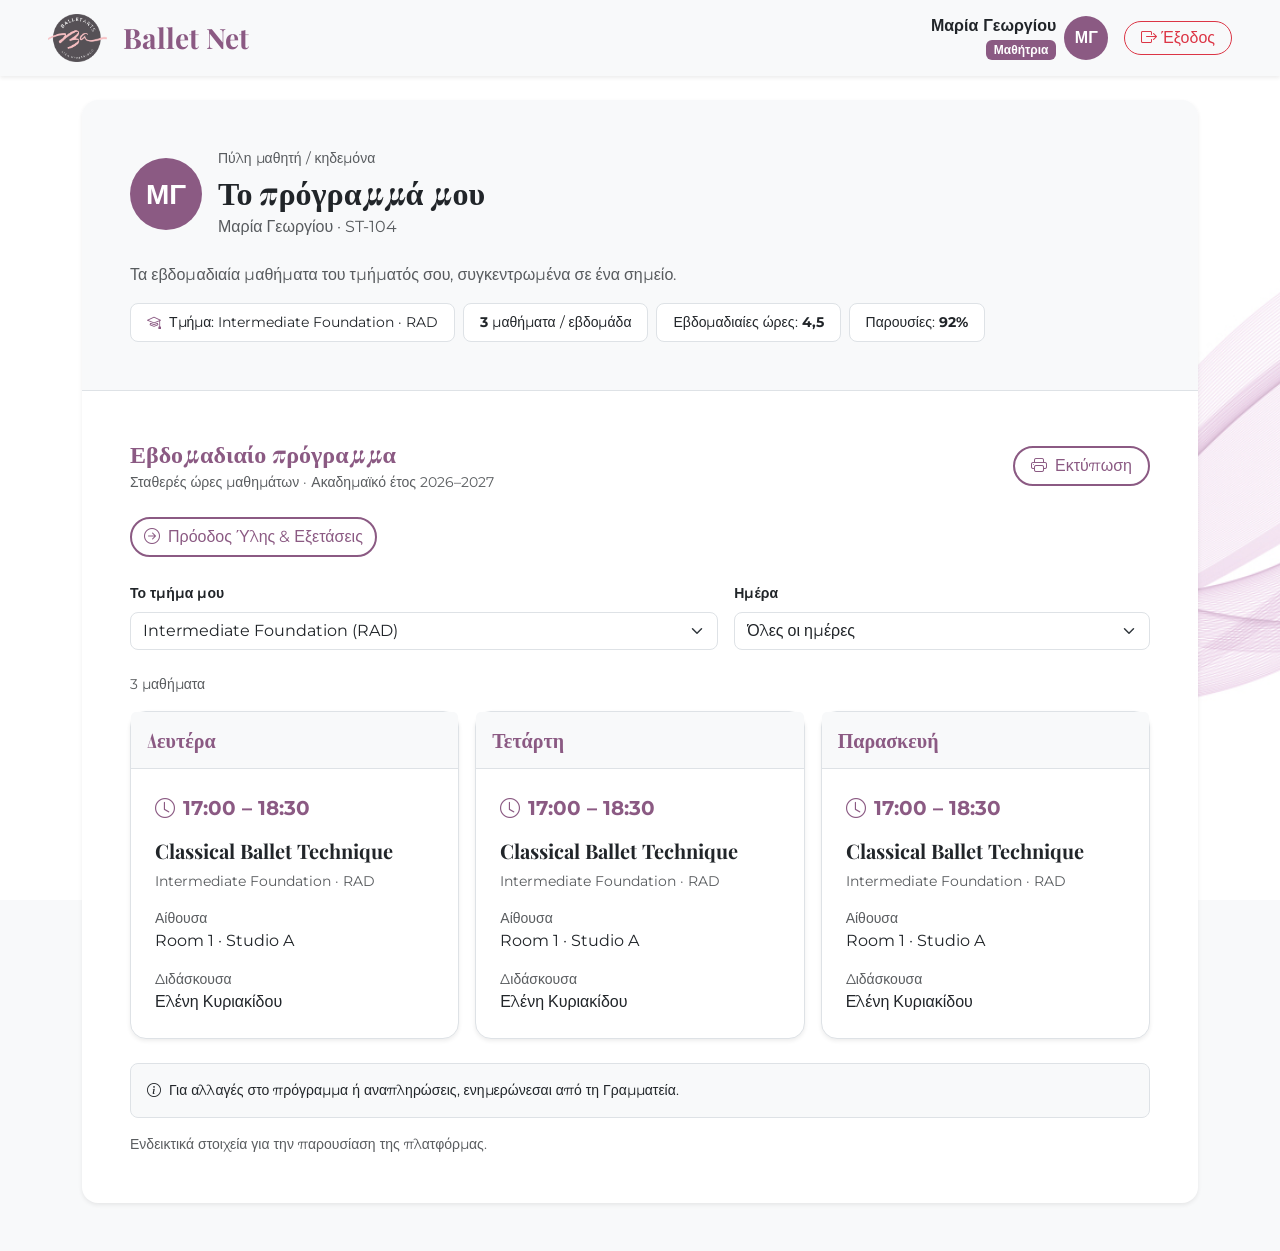
<file: WebContent/dashboard/Personal_Schedule.html>
<!DOCTYPE html>
<html lang="el">
<head>
<meta charset="UTF-8">
<meta name="viewport" content="width=device-width, initial-scale=1.0">
<title>Το πρόγραμμά μου - Ballet Net</title>
<link rel="icon" type="image/png" href="../photos/BalletArts.png">
<link rel="stylesheet" href="https://cdn.jsdelivr.net/npm/bootstrap@5.3.3/dist/css/bootstrap.min.css">
<link rel="stylesheet" href="https://cdn.jsdelivr.net/npm/bootstrap-icons@1.11.3/font/bootstrap-icons.min.css">
<link rel="stylesheet" href="../css/background_style.css">
</head>
<body>
<nav class="navbar d-print-none navbar-light bg-light mb-4 shadow-sm py-2" aria-label="Κύρια πλοήγηση">
 <div class="container-fluid px-3 px-md-5 d-flex justify-content-between align-items-center flex-nowrap">
  <a class="navbar-brand fs-3 fw-bold d-flex align-items-center text-ballet m-0" href="../index.html"><img src="../photos/BalletArts.png" alt="Ballet Arts" height="48" class="me-2 me-md-3">Ballet Net</a>
  <div class="d-flex align-items-center gap-1">
   <button class="btn border-0 rounded-pill d-flex align-items-center" type="button" data-bs-toggle="offcanvas" data-bs-target="#studentProfile" aria-controls="studentProfile" aria-label="Προβολή προφίλ μαθήτριας">
    <span class="d-none d-md-block text-end me-2"><span class="d-block fw-bold">Μαρία Γεωργίου</span><span class="badge bg-ballet">Μαθήτρια</span></span><span class="bg-ballet rounded-circle d-flex align-items-center justify-content-center fw-bold flex-shrink-0" style="width:44px;height:44px" aria-hidden="true">ΜΓ</span>
   </button>
   <a href="../index.html" class="btn btn-outline-danger rounded-pill px-3 py-1" aria-label="Έξοδος στην αρχική σελίδα"><i class="bi bi-box-arrow-right" aria-hidden="true"></i><span class="d-none d-sm-inline ms-1">Έξοδος</span></a>
  </div>
 </div>
</nav>

<aside class="offcanvas offcanvas-end" tabindex="-1" id="studentProfile" aria-labelledby="studentProfileLabel">
 <div class="offcanvas-header"><h2 class="offcanvas-title h4 text-ballet fw-bold" id="studentProfileLabel">Το προφίλ μου</h2><button type="button" class="btn-close" data-bs-dismiss="offcanvas" aria-label="Κλείσιμο προφίλ"></button></div>
 <div class="offcanvas-body">
  <div class="text-center mb-4"><div class="bg-ballet rounded-circle d-flex align-items-center justify-content-center fw-bold fs-3 mx-auto mb-3" style="width:72px;height:72px" aria-hidden="true">ΜΓ</div><h3 class="h4 fw-bold">Μαρία Γεωργίου</h3><span class="badge bg-ballet rounded-pill">Μαθήτρια · Intermediate Foundation – RAD</span></div>
  <dl class="mb-0">
   <dt class="small text-muted fw-normal mt-3">Σχολή</dt><dd>Ballet Arts</dd>
   <dt class="small text-muted fw-normal mt-3">Τμήμα</dt><dd>Intermediate Foundation (RAD)</dd>
   <dt class="small text-muted fw-normal mt-3">Είδος χορού</dt><dd>Κλασικό μπαλέτο</dd>
   <dt class="small text-muted fw-normal mt-3">Διδάσκουσα</dt><dd>Ελένη Κυριακίδου</dd>
   <dt class="small text-muted fw-normal mt-3">Ακαδημαϊκό έτος</dt><dd>2026–2027</dd>
   <dt class="small text-muted fw-normal mt-3">Κατάσταση εγγραφής</dt><dd><span class="badge text-bg-success">Ενεργή</span></dd>
  </dl>
  <p class="small text-muted border-top pt-3 mt-4">Για αλλαγή των στοιχείων ή του τμήματός σου, επικοινώνησε με τη Γραμματεία.</p>
 </div>
</aside>

<main class="container mb-5">
 <div class="card border-0 shadow-sm rounded-4 overflow-hidden">
  <header class="bg-light border-bottom p-4 p-md-5">
   <div class="d-flex align-items-center gap-3 mb-4"><div class="bg-ballet rounded-circle d-flex align-items-center justify-content-center fw-bold fs-3 flex-shrink-0" style="width:72px;height:72px" aria-hidden="true">ΜΓ</div><div><p class="small text-muted mb-1">Πύλη μαθητή / κηδεμόνα</p><h1 class="h2 fw-bold mb-1">Το πρόγραμμά μου</h1><p class="text-muted mb-0">Μαρία Γεωργίου · ST-104</p></div></div>
   <p class="text-muted">Τα εβδομαδιαία μαθήματα του τμήματός σου, συγκεντρωμένα σε ένα σημείο.</p>
   <div class="d-flex flex-wrap gap-2"><span class="bg-white border rounded-3 px-3 py-2 small"><i class="bi bi-mortarboard text-ballet me-1" aria-hidden="true"></i> Τμήμα: Intermediate Foundation · RAD</span><span class="bg-white border rounded-3 px-3 py-2 small"><strong>3</strong> μαθήματα / εβδομάδα</span><span class="bg-white border rounded-3 px-3 py-2 small">Εβδομαδιαίες ώρες: <strong>4,5</strong></span><span class="bg-white border rounded-3 px-3 py-2 small">Παρουσίες: <strong>92%</strong></span></div>
  </header>
  <section class="card-body p-4 p-md-5" aria-labelledby="scheduleHeading">
   <div class="d-flex flex-wrap justify-content-between align-items-center gap-3 mb-4"><div><h2 id="scheduleHeading" class="h4 text-ballet fw-bold mb-1">Εβδομαδιαίο πρόγραμμα</h2><p class="small text-muted mb-0">Σταθερές ώρες μαθημάτων · Ακαδημαϊκό έτος 2026–2027</p></div><button type="button" id="printSchedule" class="d-print-none btn btn-outline-ballet rounded-pill px-3"><i class="bi bi-printer me-2" aria-hidden="true"></i>Εκτύπωση</button></div>
   <div class="mb-4 d-print-none">
    <a href="Student_Progress.html" class="btn btn-outline-ballet rounded-pill"><i class="bi bi-arrow-right-circle me-2" aria-hidden="true"></i>Πρόοδος Ύλης &amp; Εξετάσεις</a>
   </div>
   <div class="row g-3 align-items-end mb-4 d-print-none" id="scheduleFilters">
    <div class="col-md-7"><label class="form-label small fw-semibold" for="classSelect">Το τμήμα μου</label><select id="classSelect" class="form-select rounded-3"><option value="rad-if">Intermediate Foundation (RAD)</option></select></div>
    <div class="col-md-5">
     <label class="form-label small fw-semibold" for="daySelect">Ημέρα</label>
     <select id="daySelect" class="form-select rounded-3">
      <option value="all">Όλες οι ημέρες</option>
      <option value="1">Δευτέρα</option>
      <option value="2">Τρίτη</option>
      <option value="3">Τετάρτη</option>
      <option value="4">Πέμπτη</option>
      <option value="5">Παρασκευή</option>
      <option value="6">Σάββατο</option>
      <option value="0">Κυριακή</option>
     </select>
    </div>
   </div>
   <p class="small text-muted" id="scheduleCount" role="status" aria-live="polite">3 μαθήματα</p>
   
   <div class="row g-3" id="scheduleWrapper">
    <article class="col-12 col-lg-4" data-day="1" data-class="rad-if" aria-labelledby="day1">
     <div class="card h-100 border rounded-4 shadow-sm">
      <div class="card-header bg-light border-bottom p-3"><h3 class="h5 text-ballet fw-bold mb-0" id="day1">Δευτέρα</h3></div>
      <div class="card-body p-4">
       <p class="text-ballet fw-bold fs-5"><i class="bi bi-clock me-2" aria-hidden="true"></i><time>17:00</time> – <time>18:30</time></p>
       <h4 class="h5 fw-bold">Classical Ballet Technique</h4><p class="small text-muted">Intermediate Foundation · RAD</p>
       <dl class="mb-0"><dt class="small text-muted fw-normal mt-3">Αίθουσα</dt><dd>Room 1 · Studio A</dd><dt class="small text-muted fw-normal mt-3">Διδάσκουσα</dt><dd class="mb-0">Ελένη Κυριακίδου</dd></dl>
      </div>
     </div>
    </article>
    <article class="col-12 col-lg-4" data-day="3" data-class="rad-if" aria-labelledby="day3">
     <div class="card h-100 border rounded-4 shadow-sm">
      <div class="card-header bg-light border-bottom p-3"><h3 class="h5 text-ballet fw-bold mb-0" id="day3">Τετάρτη</h3></div>
      <div class="card-body p-4">
       <p class="text-ballet fw-bold fs-5"><i class="bi bi-clock me-2" aria-hidden="true"></i><time>17:00</time> – <time>18:30</time></p>
       <h4 class="h5 fw-bold">Classical Ballet Technique</h4><p class="small text-muted">Intermediate Foundation · RAD</p>
       <dl class="mb-0"><dt class="small text-muted fw-normal mt-3">Αίθουσα</dt><dd>Room 1 · Studio A</dd><dt class="small text-muted fw-normal mt-3">Διδάσκουσα</dt><dd class="mb-0">Ελένη Κυριακίδου</dd></dl>
      </div>
     </div>
    </article>
    <article class="col-12 col-lg-4" data-day="5" data-class="rad-if" aria-labelledby="day5">
     <div class="card h-100 border rounded-4 shadow-sm">
      <div class="card-header bg-light border-bottom p-3"><h3 class="h5 text-ballet fw-bold mb-0" id="day5">Παρασκευή</h3></div>
      <div class="card-body p-4">
       <p class="text-ballet fw-bold fs-5"><i class="bi bi-clock me-2" aria-hidden="true"></i><time>17:00</time> – <time>18:30</time></p>
       <h4 class="h5 fw-bold">Classical Ballet Technique</h4><p class="small text-muted">Intermediate Foundation · RAD</p>
       <dl class="mb-0"><dt class="small text-muted fw-normal mt-3">Αίθουσα</dt><dd>Room 1 · Studio A</dd><dt class="small text-muted fw-normal mt-3">Διδάσκουσα</dt><dd class="mb-0">Ελένη Κυριακίδου</dd></dl>
      </div>
     </div>
    </article>
   </div>
   <div id="emptySchedule" class="text-center p-4 border rounded-3 d-none"><i class="bi bi-calendar2-check fs-2 text-ballet" aria-hidden="true"></i><h3 class="h5 mt-3">Δεν υπάρχει προγραμματισμένο μάθημα</h3><p class="small text-muted mb-3">Για την ημέρα που επέλεξες δεν εμφανίζονται μαθήματα του τμήματός σου.</p><button type="button" class="btn btn-outline-ballet rounded-pill" id="resetFilters">Προβολή όλων των ημερών</button></div>
   <div class="bg-light border rounded-3 p-3 mt-4"><p class="small mb-0"><i class="bi bi-info-circle me-2" aria-hidden="true"></i>Για αλλαγές στο πρόγραμμα ή αναπληρώσεις, ενημερώνεσαι από τη Γραμματεία.</p></div>
   <p class="small text-muted mt-3 mb-0">Ενδεικτικά στοιχεία για την παρουσίαση της πλατφόρμας.</p>
  </section>
 </div>
 <noscript><p class="alert alert-info mt-3">Το πλήρες πρόγραμμα εμφανίζεται παραπάνω. Για τα φίλτρα ημέρας και το πλαίσιο προφίλ χρειάζεται JavaScript.</p></noscript>
</main>

<script src="https://cdn.jsdelivr.net/npm/bootstrap@5.3.3/dist/js/bootstrap.bundle.min.js"></script>
<script>
'use strict';
const daySelect = document.getElementById('daySelect');
const classSelect = document.getElementById('classSelect');
const scheduleRows = [...document.querySelectorAll('#scheduleWrapper article')];
function filterSchedule() {
 let count = 0;
 scheduleRows.forEach(row => {
  const visible = row.dataset.class === classSelect.value && (daySelect.value === 'all' || row.dataset.day === daySelect.value);
  row.classList.toggle('d-none', !visible);
  if (visible) count++;
 });
 document.getElementById('scheduleWrapper').classList.toggle('d-none', count === 0);
 document.getElementById('emptySchedule').classList.toggle('d-none', count !== 0);
 document.getElementById('scheduleCount').textContent = count === 1 ? '1 μάθημα' : `${count} μαθήματα`;
}
daySelect.addEventListener('change', filterSchedule);
classSelect.addEventListener('change', filterSchedule);
document.getElementById('resetFilters').addEventListener('click', () => { daySelect.value = 'all'; filterSchedule(); daySelect.focus(); });
document.getElementById('printSchedule').addEventListener('click', () => window.print());
filterSchedule();
</script>
</body>
</html>
</file>
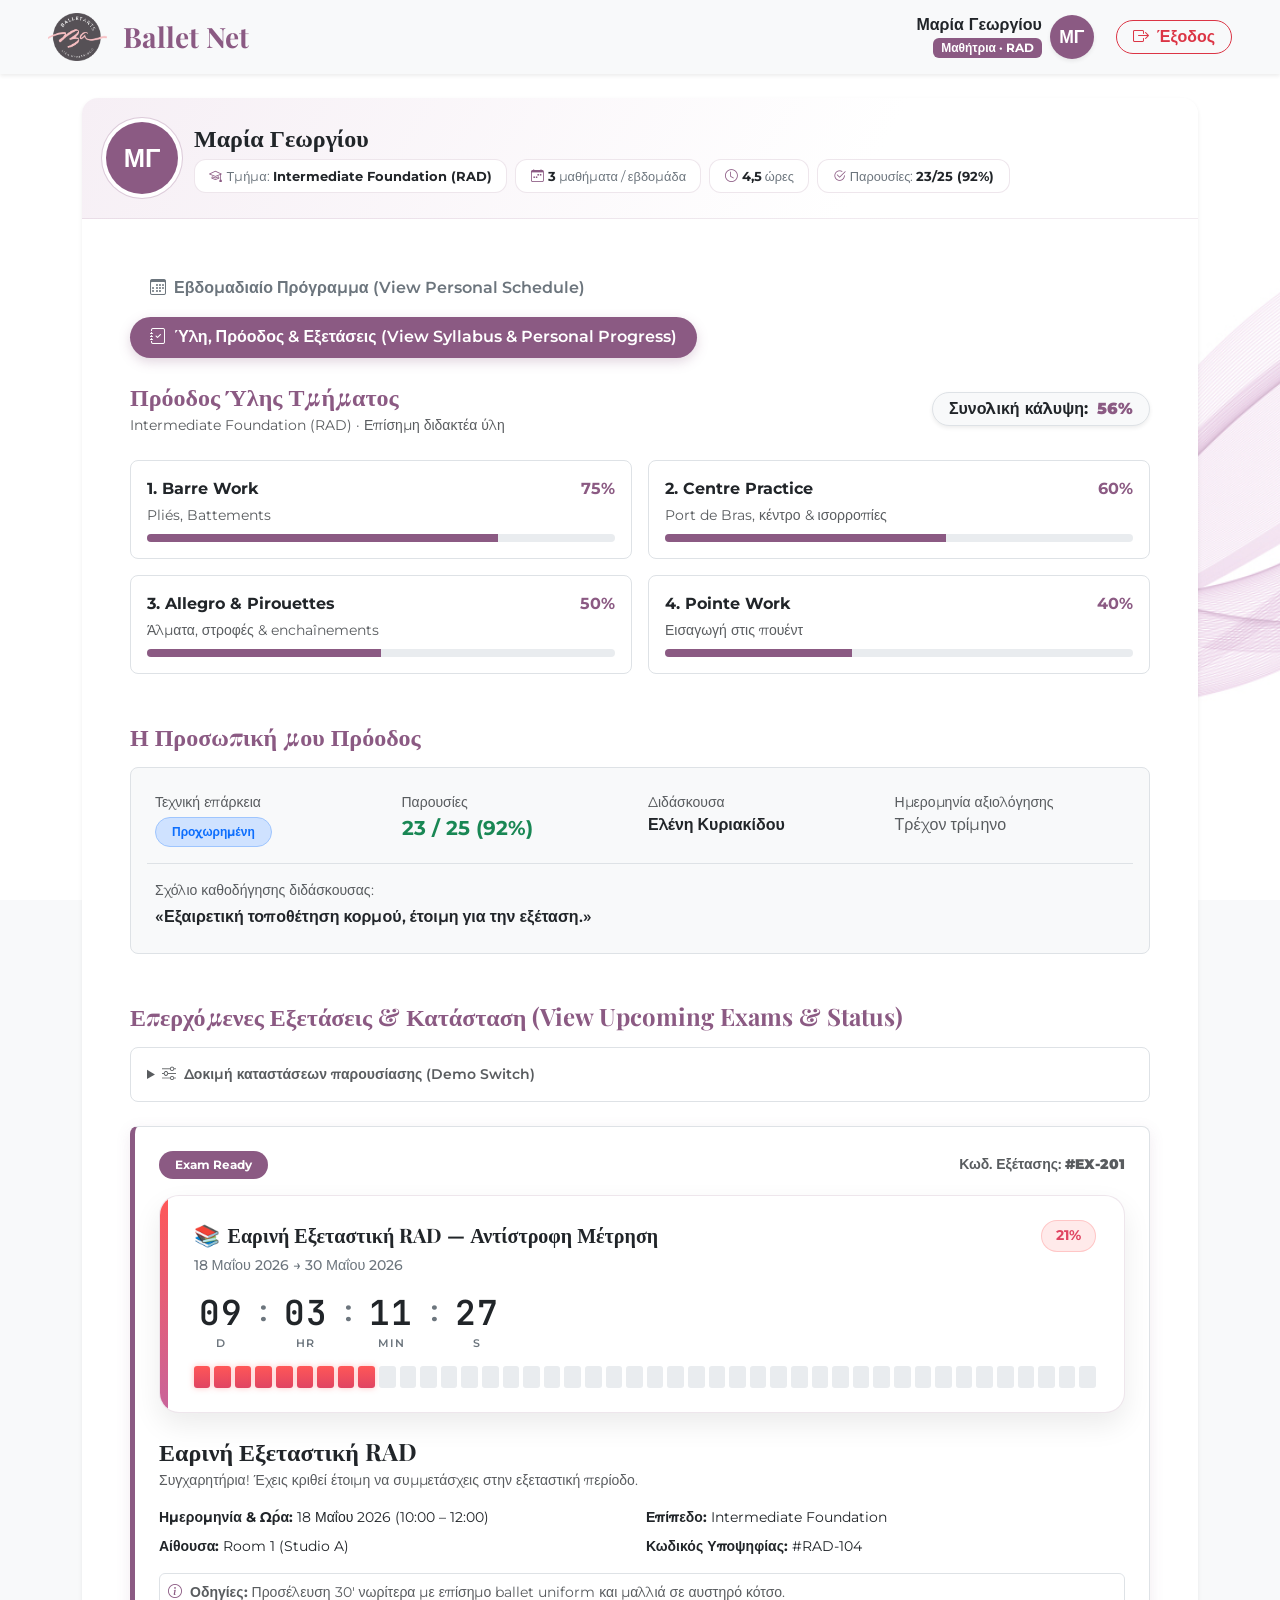
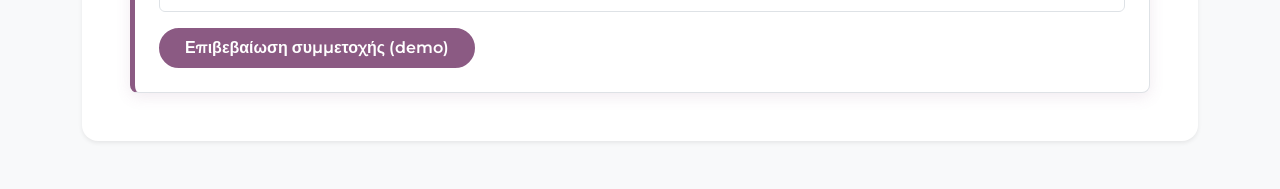
<file: WebContent/dashboard/Student_Progress.html>
<!DOCTYPE html>
<html lang="el">

<head>
    <meta charset="UTF-8">
    <meta name="viewport" content="width=device-width, initial-scale=1.0">
    <title>Student Progress - Ballet Net</title>

    <link rel="icon" type="image/png" href="../photos/BalletArts.png">

    <!-- Bootstrap 5.3 CSS & Icons -->
    <link rel="stylesheet" href="https://cdn.jsdelivr.net/npm/bootstrap@5.3.3/dist/css/bootstrap.min.css">
    <link rel="stylesheet" href="https://cdn.jsdelivr.net/npm/bootstrap-icons@1.11.3/font/bootstrap-icons.min.css">

    <!-- Google Fonts -->
    <link rel="preconnect" href="https://fonts.googleapis.com">
    <link rel="preconnect" href="https://fonts.gstatic.com" crossorigin>
    <link href="https://fonts.googleapis.com/css2?family=JetBrains+Mono:wght@500;600;700&family=Montserrat:wght@400;500;600&family=Playfair+Display:ital,wght@0,600;0,700;1,600&display=swap" rel="stylesheet">

    <!-- Custom CSS -->
    <link rel="stylesheet" type="text/css" href="../css/background_style.css">
</head>

<body>

    <!-- Responsive Navbar -->
    <nav class="navbar d-print-none navbar-light bg-light mb-4 shadow-sm py-2">
        <div class="container-fluid px-3 px-md-5 d-flex justify-content-between align-items-center flex-nowrap">
            <a class="navbar-brand fs-3 fs-md-2 fw-bold d-flex align-items-center text-ballet m-0" href="../index.html">
                <img src="../photos/BalletArts.png" alt="Ballet Arts Logo" height="48" class="me-2 me-md-3">
                Ballet Net
            </a>

            <div class="d-flex align-items-center gap-2">
                <!-- Profile Trigger -->
                <button type="button" class="profile-trigger d-flex align-items-center" data-bs-toggle="offcanvas"
                    data-bs-target="#profileOffcanvas" aria-controls="profileOffcanvas" title="Προβολή προφίλ">
                    <div class="d-none d-md-block text-end me-2">
                        <span class="d-block fw-bold text-dark lh-sm">Μαρία Γεωργίου</span>
                        <span class="badge bg-ballet px-2 py-1" style="font-size: 0.75rem;">Μαθήτρια · RAD</span>
                    </div>
                    <div class="bg-ballet rounded-circle text-white d-flex align-items-center justify-content-center fw-bold shadow-sm"
                        style="width: 44px; height: 44px; font-size: 1.1rem;">
                        ΜΓ
                    </div>
                </button>

                <!-- Κουμπί Εξόδου -->
                <a href="../index.html" class="btn btn-outline-danger rounded-pill px-3 py-1 fw-semibold ms-1"
                    title="Αποσύνδεση">
                    <i class="bi bi-box-arrow-right me-md-1"></i> <span class="d-none d-sm-inline">Έξοδος</span>
                </a>
            </div>
        </div>
    </nav>

    <!-- Profile Offcanvas -->
    <div class="offcanvas offcanvas-end" tabindex="-1" id="profileOffcanvas" aria-labelledby="profileOffcanvasLabel">
        <div class="offcanvas-header">
            <h5 class="offcanvas-title fw-bold text-ballet" id="profileOffcanvasLabel">Το προφίλ μου</h5>
            <button type="button" class="btn-close" data-bs-dismiss="offcanvas" aria-label="Close"></button>
        </div>
        <div class="offcanvas-body">
            <div class="text-center mb-4">
                <div class="bg-ballet rounded-circle text-white d-flex align-items-center justify-content-center mx-auto mb-3 fw-bold avatar-lg">
                    ΜΓ
                </div>
                <h5 class="fw-bold mb-1">Μαρία Γεωργίου</h5>
                <p class="text-muted small mb-0">maria.georgiou@balletarts.gr</p>
            </div>

            <ul class="list-group list-group-flush small">
                <li class="list-group-item px-0 d-flex align-items-center">
                    <i class="bi bi-mortarboard text-ballet fs-5 me-3"></i>
                    <div>
                        <span class="text-muted d-block">Τμήμα Φοίτησης</span>
                        <span class="fw-semibold">Intermediate Foundation (RAD)</span>
                    </div>
                </li>
                <li class="list-group-item px-0 d-flex align-items-center">
                    <i class="bi bi-person-badge text-ballet fs-5 me-3"></i>
                    <div>
                        <span class="text-muted d-block">Διδάσκουσα</span>
                        <span class="fw-semibold">Ελένη Κυριακίδου</span>
                    </div>
                </li>
                <li class="list-group-item px-0 d-flex align-items-center">
                    <i class="bi bi-calendar-check text-ballet fs-5 me-3"></i>
                    <div>
                        <span class="text-muted d-block">Ακαδημαϊκό Έτος</span>
                        <span class="fw-semibold">2026–2027</span>
                    </div>
                </li>
                <li class="list-group-item px-0 d-flex align-items-center">
                    <i class="bi bi-check2-circle text-ballet fs-5 me-3"></i>
                    <div>
                        <span class="text-muted d-block">Κατάσταση Εγγραφής</span>
                        <span class="badge text-bg-success">Ενεργή</span>
                    </div>
                </li>
            </ul>

            <p class="small text-muted border-top pt-3 mt-4">
                Για αλλαγή των στοιχείων ή του τμήματός σου, επικοινώνησε με τη Γραμματεία.
            </p>
        </div>
    </div>

    <!-- Main Workspace -->
    <main class="container mb-5">
        <div class="card border-0 shadow-sm rounded-4 overflow-hidden">

            <!-- Profile band: Καθαρό όνομα & Παρουσίες σε αριθμό/ποσοστό -->
            <div class="profile-band p-4 p-md-4">
                <div class="d-flex flex-column flex-lg-row align-items-lg-center gap-4">
                    <div class="d-flex align-items-center gap-3 flex-grow-1">
                        <div class="bg-ballet rounded-circle text-white d-flex align-items-center justify-content-center fw-bold flex-shrink-0 avatar-lg">
                            ΜΓ
                        </div>
                        <div>
                            <h4 class="fw-bold mb-1" style="font-family: 'Playfair Display', serif;">Μαρία Γεωργίου</h4>
                            <div class="d-flex flex-wrap gap-2 mt-2">
                                <span class="stat-chip"><i class="bi bi-mortarboard me-1 text-ballet"></i>Τμήμα: <strong>Intermediate Foundation (RAD)</strong></span>
                                <span class="stat-chip"><i class="bi bi-calendar-week me-1 text-ballet"></i><strong>3</strong> μαθήματα / εβδομάδα</span>
                                <span class="stat-chip"><i class="bi bi-clock me-1 text-ballet"></i><strong>4,5</strong> ώρες</span>
                                <span class="stat-chip"><i class="bi bi-check2-circle me-1 text-ballet"></i>Παρουσίες: <strong>23/25 (92%)</strong></span>
                            </div>
                        </div>
                    </div>
                </div>
            </div>

            <div class="card-body p-4 p-md-5">

                <!-- Navigation Tabs ανάμεσα σε Πρόγραμμα και Ύλη -->
                <ul class="nav nav-pills pill-tabs gap-2 mb-4 d-print-none">
                    <li class="nav-item">
                        <a class="nav-link" href="student_schedule.html">
                            <i class="bi bi-calendar3 me-2"></i>Εβδομαδιαίο Πρόγραμμα (View Personal Schedule)
                        </a>
                    </li>
                    <li class="nav-item">
                        <a class="nav-link active" href="student_progress.html">
                            <i class="bi bi-journal-check me-2"></i>Ύλη, Πρόοδος &amp; Εξετάσεις (View Syllabus &amp; Personal Progress)
                        </a>
                    </li>
                </ul>

                <!-- Syllabus Progress Section -->
                <section class="mb-5">
                    <div class="d-flex flex-wrap justify-content-between align-items-center mb-4 gap-2">
                        <div>
                            <h4 class="fw-bold mb-1 text-ballet">Πρόοδος Ύλης Τμήματος</h4>
                            <p class="text-muted small mb-0">Intermediate Foundation (RAD) · Επίσημη διδακτέα ύλη</p>
                        </div>
                        <span class="badge bg-light text-dark border px-3 py-2 rounded-pill fs-6 shadow-sm">
                            Συνολική κάλυψη: <strong class="text-ballet ms-1">56%</strong>
                        </span>
                    </div>

                    <div class="row g-3">
                        <div class="col-12 col-md-6">
                            <div class="border rounded-3 p-3 h-100 bg-white">
                                <div class="d-flex justify-content-between gap-2 mb-1">
                                    <span class="fw-bold">1. Barre Work</span>
                                    <span class="text-ballet fw-bold">75%</span>
                                </div>
                                <p class="small text-muted mb-2">Pliés, Battements</p>
                                <div class="progress" style="height: 8px;">
                                    <div class="progress-bar bg-ballet" style="width: 75%"></div>
                                </div>
                            </div>
                        </div>

                        <div class="col-12 col-md-6">
                            <div class="border rounded-3 p-3 h-100 bg-white">
                                <div class="d-flex justify-content-between gap-2 mb-1">
                                    <span class="fw-bold">2. Centre Practice</span>
                                    <span class="text-ballet fw-bold">60%</span>
                                </div>
                                <p class="small text-muted mb-2">Port de Bras, κέντρο &amp; ισορροπίες</p>
                                <div class="progress" style="height: 8px;">
                                    <div class="progress-bar bg-ballet" style="width: 60%"></div>
                                </div>
                            </div>
                        </div>

                        <div class="col-12 col-md-6">
                            <div class="border rounded-3 p-3 h-100 bg-white">
                                <div class="d-flex justify-content-between gap-2 mb-1">
                                    <span class="fw-bold">3. Allegro &amp; Pirouettes</span>
                                    <span class="text-ballet fw-bold">50%</span>
                                </div>
                                <p class="small text-muted mb-2">Άλματα, στροφές &amp; enchaînements</p>
                                <div class="progress" style="height: 8px;">
                                    <div class="progress-bar bg-ballet" style="width: 50%"></div>
                                </div>
                            </div>
                        </div>

                        <div class="col-12 col-md-6">
                            <div class="border rounded-3 p-3 h-100 bg-white">
                                <div class="d-flex justify-content-between gap-2 mb-1">
                                    <span class="fw-bold">4. Pointe Work</span>
                                    <span class="text-ballet fw-bold">40%</span>
                                </div>
                                <p class="small text-muted mb-2">Εισαγωγή στις πουέντ</p>
                                <div class="progress" style="height: 8px;">
                                    <div class="progress-bar bg-ballet" style="width: 40%"></div>
                                </div>
                            </div>
                        </div>
                    </div>
                </section>

                <!-- Personal Progress Section (23/25 Παρουσίες) -->
                <section class="mb-5">
                    <h4 class="fw-bold mb-3 text-ballet">Η Προσωπική μου Πρόοδος</h4>
                    <div class="bg-light border rounded-3 p-4">
                        <div class="row g-3">
                            <div class="col-sm-6 col-md-3">
                                <span class="text-muted small d-block">Τεχνική επάρκεια</span>
                                <span class="badge rounded-pill bg-primary-subtle text-primary border border-primary-subtle px-3 py-2 mt-1">Προχωρημένη</span>
                            </div>
                            <div class="col-sm-6 col-md-3">
                                <span class="text-muted small d-block">Παρουσίες</span>
                                <strong class="fs-5 text-success">23 / 25 (92%)</strong>
                            </div>
                            <div class="col-sm-6 col-md-3">
                                <span class="text-muted small d-block">Διδάσκουσα</span>
                                <span class="fw-semibold">Ελένη Κυριακίδου</span>
                            </div>
                            <div class="col-sm-6 col-md-3">
                                <span class="text-muted small d-block">Ημερομηνία αξιολόγησης</span>
                                <span class="text-muted">Τρέχον τρίμηνο</span>
                            </div>
                            <div class="col-12 mt-3 pt-3 border-top">
                                <span class="text-muted small d-block mb-1">Σχόλιο καθοδήγησης διδάσκουσας:</span>
                                <p class="mb-0 fw-semibold text-dark">«Εξαιρετική τοποθέτηση κορμού, έτοιμη για την εξέταση.»</p>
                            </div>
                        </div>
                    </div>
                </section>

                <!-- Upcoming Exams & Status Section («extend») με Live Countdown Widget -->
                <section>
                    <div class="d-flex justify-content-between align-items-center mb-3">
                        <h4 class="fw-bold mb-0 text-ballet">Επερχόμενες Εξετάσεις &amp; Κατάσταση (View Upcoming Exams &amp; Status)</h4>
                    </div>

                    <!-- Demo Tester -->
                    <details class="border rounded-3 p-3 mb-4 bg-white">
                        <summary class="fw-semibold text-muted small" style="cursor: pointer;">
                            <i class="bi bi-sliders me-1"></i> Δοκιμή καταστάσεων παρουσίασης (Demo Switch)
                        </summary>
                        <div class="pt-3">
                            <label for="examDemo" class="form-label small text-muted">Κατάσταση εξέτασης (demo)</label>
                            <select id="examDemo" class="form-select form-select-sm rounded-3" style="max-width: 300px;">
                                <option value="ready" selected>Έτοιμη για εξέταση (Exam Ready)</option>
                                <option value="pending">Σε εκπαιδευτική προετοιμασία (Pending Review)</option>
                            </select>
                        </div>
                    </details>

                    <div id="examStatus" aria-live="polite">
                        <!-- Pending state -->
                        <div id="examPending" class="bg-light border rounded-3 p-4 d-none">
                            <h5 class="fw-bold mb-1">Σε εκπαιδευτική προετοιμασία</h5>
                            <p class="text-muted small mb-0">
                                Οι δηλώσεις για την Εαρινή Εξεταστική RAD θα ενεργοποιηθούν κατόπιν ολοκλήρωσης της αξιολόγησης από τη διδάσκουσα.
                            </p>
                        </div>

                        <!-- Ready state με Countdown Widget & Πλήρη Στοιχεία Εξέτασης -->
                        <div id="examReady" class="exam-alert-card border rounded-3 p-4">
                            <div class="d-flex justify-content-between align-items-center mb-3">
                                <span class="badge bg-ballet px-3 py-2 rounded-pill">Exam Ready</span>
                                <span class="text-muted small fw-semibold">Κωδ. Εξέτασης: <strong>#EX-201</strong></span>
                            </div>

                            <!-- Live Digital Countdown Widget (Light/White Theme) -->
                            <div class="exam-countdown-card mb-4">
                                <div class="d-flex justify-content-between align-items-start flex-wrap gap-2">
                                    <div>
                                        <div class="d-flex align-items-center gap-2 mb-1">
                                            <span style="font-size: 1.3rem;">📚</span>
                                            <h5 class="fw-bold mb-0 text-dark">
                                                Εαρινή Εξεταστική RAD — Αντίστροφη Μέτρηση
                                            </h5>
                                        </div>
                                        <div class="countdown-date-range">
                                            18 Μαΐου 2026 &rarr; 30 Μαΐου 2026
                                        </div>
                                    </div>
                                    <span class="countdown-pct-badge" id="studentCountdownBadge">21%</span>
                                </div>

                                <!-- Timer Digits -->
                                <div class="countdown-digits-row">
                                    <div class="countdown-unit">
                                        <span class="countdown-num" id="sCdDays">09</span>
                                        <span class="countdown-lbl">D</span>
                                    </div>
                                    <span class="countdown-sep">:</span>
                                    <div class="countdown-unit">
                                        <span class="countdown-num" id="sCdHours">03</span>
                                        <span class="countdown-lbl">HR</span>
                                    </div>
                                    <span class="countdown-sep">:</span>
                                    <div class="countdown-unit">
                                        <span class="countdown-num" id="sCdMinutes">11</span>
                                        <span class="countdown-lbl">MIN</span>
                                    </div>
                                    <span class="countdown-sep">:</span>
                                    <div class="countdown-unit">
                                        <span class="countdown-num" id="sCdSeconds">28</span>
                                        <span class="countdown-lbl">S</span>
                                    </div>
                                </div>

                                <!-- Segmented Tick Bar -->
                                <div class="countdown-ticks" id="studentTicksContainer" aria-label="Πρόοδος προετοιμασίας εξεταστικής περιόδου"></div>
                            </div>

                            <h4 class="fw-bold mb-1">Εαρινή Εξεταστική RAD</h4>
                            <p class="text-muted small mb-3">Συγχαρητήρια! Έχεις κριθεί έτοιμη να συμμετάσχεις στην εξεταστική περίοδο.</p>

                            <div class="row g-2 mb-3 small">
                                <div class="col-sm-6"><strong>Ημερομηνία &amp; Ώρα:</strong> 18 Μαΐου 2026 (10:00 – 12:00)</div>
                                <div class="col-sm-6"><strong>Επίπεδο:</strong> Intermediate Foundation</div>
                                <div class="col-sm-6"><strong>Αίθουσα:</strong> Room 1 (Studio A)</div>
                                <div class="col-sm-6"><strong>Κωδικός Υποψηφίας:</strong> #RAD-104</div>
                            </div>

                            <div class="p-2 bg-white rounded-2 border mb-3 small text-muted">
                                <i class="bi bi-info-circle me-1 text-ballet"></i>
                                <strong>Οδηγίες:</strong> Προσέλευση 30' νωρίτερα με επίσημο ballet uniform και μαλλιά σε αυστηρό κότσο.
                            </div>

                            <button type="button" id="confirmExam" class="btn btn-ballet rounded-pill px-4 fw-semibold">
                                Επιβεβαίωση συμμετοχής (demo)
                            </button>
                            <p id="examConfirmed" class="text-success fw-semibold mt-3 mb-0 d-none">
                                <i class="bi bi-check-circle-fill me-1"></i> Η δοκιμαστική συμμετοχή επιβεβαιώθηκε επιτυχώς!
                            </p>
                        </div>
                    </div>
                </section>
            </div>
        </div>
    </main>

    <!-- Scripts -->
    <script src="https://cdn.jsdelivr.net/npm/bootstrap@5.3.3/dist/js/bootstrap.bundle.min.js"></script>
    <script>
        'use strict';

        // 1. Διαχείριση Καταστάσεων Εξέτασης (Demo Switch)
        const demo = document.getElementById('examDemo');
        const confirmButton = document.getElementById('confirmExam');

        function renderExam() {
            const ready = demo.value === 'ready';
            document.getElementById('examPending').classList.toggle('d-none', ready);
            document.getElementById('examReady').classList.toggle('d-none', !ready);
            document.getElementById('examConfirmed').classList.add('d-none');
            confirmButton.disabled = false;
            confirmButton.textContent = 'Επιβεβαίωση συμμετοχής (demo)';
        }

        demo.addEventListener('change', renderExam);

        confirmButton.addEventListener('click', () => {
            if (demo.value !== 'ready') return;
            confirmButton.disabled = true;
            confirmButton.textContent = 'Επιβεβαιωμένη συμμετοχή';
            document.getElementById('examConfirmed').classList.remove('d-none');
        });

        renderExam();

        // 2. Live Countdown Widget για τη Μαθήτρια
        const TOTAL_TICKS = 44;
        let remainingSeconds = (9 * 86400) + (3 * 3600) + (11 * 60) + 28;

        function renderStudentTicks(percent) {
            const container = document.getElementById('studentTicksContainer');
            if (!container) return;
            container.innerHTML = '';
            const filledCount = Math.round((percent / 100) * TOTAL_TICKS);
            for (let i = 0; i < TOTAL_TICKS; i++) {
                const tick = document.createElement('div');
                tick.className = 'countdown-tick' + (i < filledCount ? ' filled' : '');
                container.appendChild(tick);
            }
        }

        function updateStudentTimer() {
            if (remainingSeconds > 0) remainingSeconds--;
            const d = Math.floor(remainingSeconds / 86400);
            const h = Math.floor((remainingSeconds % 86400) / 3600);
            const m = Math.floor((remainingSeconds % 3600) / 60);
            const s = remainingSeconds % 60;

            const elD = document.getElementById('sCdDays');
            if (elD) {
                elD.innerText = String(d).padStart(2, '0');
                document.getElementById('sCdHours').innerText = String(h).padStart(2, '0');
                document.getElementById('sCdMinutes').innerText = String(m).padStart(2, '0');
                document.getElementById('sCdSeconds').innerText = String(s).padStart(2, '0');
            }
        }

        renderStudentTicks(21);
        setInterval(updateStudentTimer, 1000);
    </script>
</body>

</html>
</file>
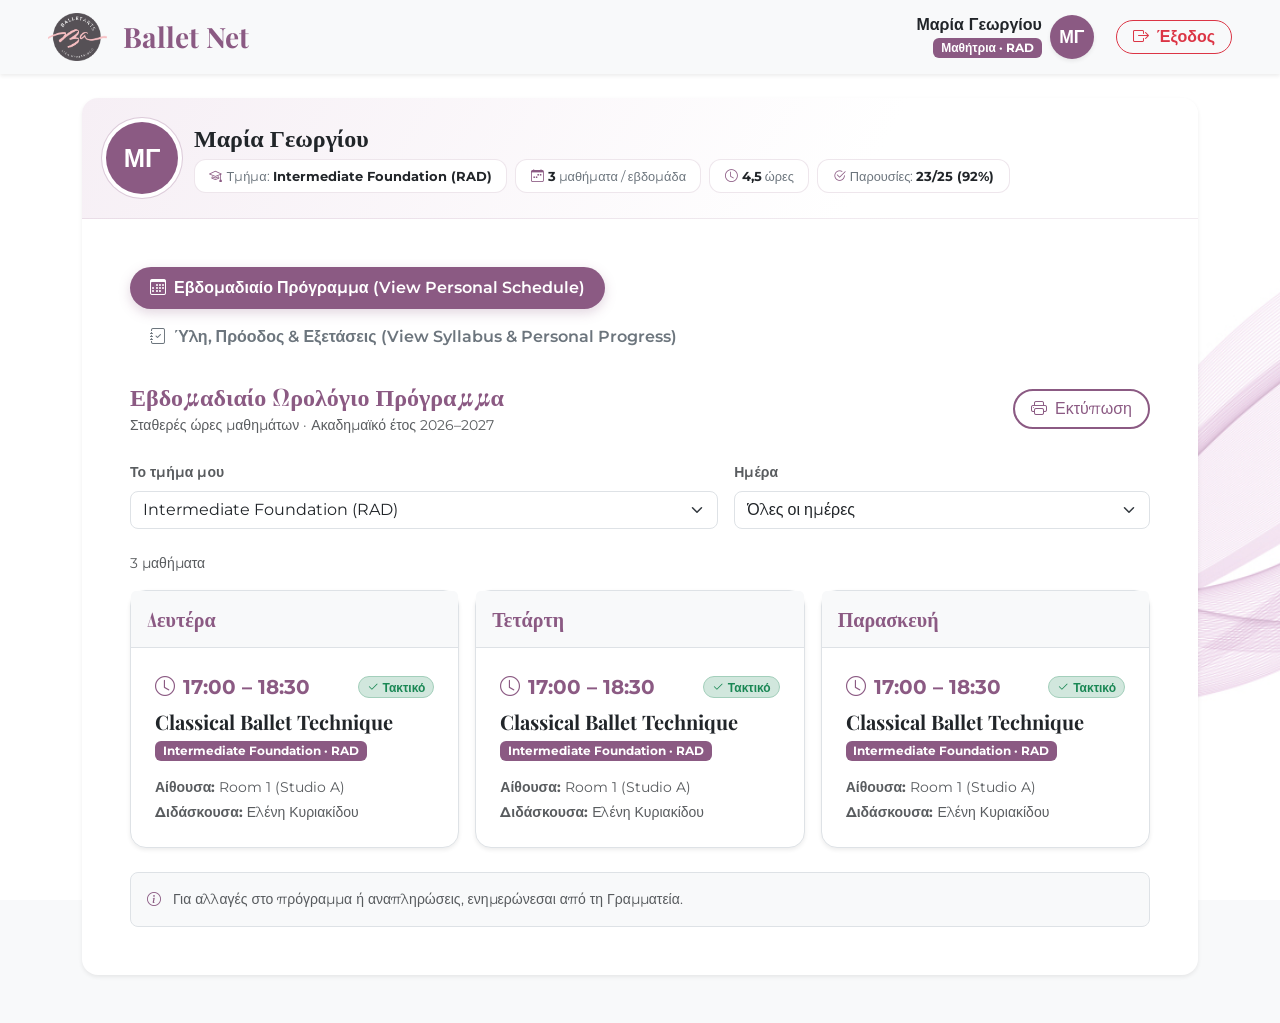
<file: WebContent/dashboard/student_schedule.html>
<!DOCTYPE html>
<html lang="el">

<head>
    <meta charset="UTF-8">
    <meta name="viewport" content="width=device-width, initial-scale=1.0">
    <title>Student Schedule - Ballet Net</title>

    <link rel="icon" type="image/png" href="../photos/BalletArts.png">

    <!-- Bootstrap 5.3 CSS & Icons -->
    <link rel="stylesheet" href="https://cdn.jsdelivr.net/npm/bootstrap@5.3.3/dist/css/bootstrap.min.css">
    <link rel="stylesheet" href="https://cdn.jsdelivr.net/npm/bootstrap-icons@1.11.3/font/bootstrap-icons.min.css">

    <!-- Google Fonts -->
    <link rel="preconnect" href="https://fonts.googleapis.com">
    <link rel="preconnect" href="https://fonts.gstatic.com" crossorigin>
    <link href="https://fonts.googleapis.com/css2?family=Montserrat:wght@400;500;600&family=Playfair+Display:ital,wght@0,600;0,700;1,600&display=swap" rel="stylesheet">

    <!-- Custom CSS -->
    <link rel="stylesheet" type="text/css" href="../css/background_style.css">
</head>

<body>

    <!-- Responsive Navbar -->
    <nav class="navbar d-print-none navbar-light bg-light mb-4 shadow-sm py-2">
        <div class="container-fluid px-3 px-md-5 d-flex justify-content-between align-items-center flex-nowrap">
            <a class="navbar-brand fs-3 fs-md-2 fw-bold d-flex align-items-center text-ballet m-0" href="../index.html">
                <img src="../photos/BalletArts.png" alt="Ballet Arts Logo" height="48" class="me-2 me-md-3">
                Ballet Net
            </a>

            <div class="d-flex align-items-center gap-2">
                <!-- Profile Trigger -->
                <button type="button" class="profile-trigger d-flex align-items-center" data-bs-toggle="offcanvas"
                    data-bs-target="#profileOffcanvas" aria-controls="profileOffcanvas" title="Προβολή προφίλ">
                    <div class="d-none d-md-block text-end me-2">
                        <span class="d-block fw-bold text-dark lh-sm">Μαρία Γεωργίου</span>
                        <span class="badge bg-ballet px-2 py-1" style="font-size: 0.75rem;">Μαθήτρια · RAD</span>
                    </div>
                    <div class="bg-ballet rounded-circle text-white d-flex align-items-center justify-content-center fw-bold shadow-sm"
                        style="width: 44px; height: 44px; font-size: 1.1rem;">
                        ΜΓ
                    </div>
                </button>

                <!-- Κουμπί Εξόδου -->
                <a href="../index.html" class="btn btn-outline-danger rounded-pill px-3 py-1 fw-semibold ms-1"
                    title="Αποσύνδεση">
                    <i class="bi bi-box-arrow-right me-md-1"></i> <span class="d-none d-sm-inline">Έξοδος</span>
                </a>
            </div>
        </div>
    </nav>

    <!-- Profile Offcanvas -->
    <div class="offcanvas offcanvas-end" tabindex="-1" id="profileOffcanvas" aria-labelledby="profileOffcanvasLabel">
        <div class="offcanvas-header">
            <h5 class="offcanvas-title fw-bold text-ballet" id="profileOffcanvasLabel">Το προφίλ μου</h5>
            <button type="button" class="btn-close" data-bs-dismiss="offcanvas" aria-label="Close"></button>
        </div>
        <div class="offcanvas-body">
            <div class="text-center mb-4">
                <div class="bg-ballet rounded-circle text-white d-flex align-items-center justify-content-center mx-auto mb-3 fw-bold avatar-lg">
                    ΜΓ
                </div>
                <h5 class="fw-bold mb-1">Μαρία Γεωργίου</h5>
                <p class="text-muted small mb-0">maria.georgiou@balletarts.gr</p>
            </div>

            <ul class="list-group list-group-flush small">
                <li class="list-group-item px-0 d-flex align-items-center">
                    <i class="bi bi-mortarboard text-ballet fs-5 me-3"></i>
                    <div>
                        <span class="text-muted d-block">Τμήμα Φοίτησης</span>
                        <span class="fw-semibold">Intermediate Foundation (RAD)</span>
                    </div>
                </li>
                <li class="list-group-item px-0 d-flex align-items-center">
                    <i class="bi bi-person-badge text-ballet fs-5 me-3"></i>
                    <div>
                        <span class="text-muted d-block">Διδάσκουσα</span>
                        <span class="fw-semibold">Ελένη Κυριακίδου</span>
                    </div>
                </li>
                <li class="list-group-item px-0 d-flex align-items-center">
                    <i class="bi bi-calendar-check text-ballet fs-5 me-3"></i>
                    <div>
                        <span class="text-muted d-block">Ακαδημαϊκό Έτος</span>
                        <span class="fw-semibold">2026–2027</span>
                    </div>
                </li>
                <li class="list-group-item px-0 d-flex align-items-center">
                    <i class="bi bi-check2-circle text-ballet fs-5 me-3"></i>
                    <div>
                        <span class="text-muted d-block">Κατάσταση Εγγραφής</span>
                        <span class="badge text-bg-success">Ενεργή</span>
                    </div>
                </li>
            </ul>

            <p class="small text-muted border-top pt-3 mt-4">
                Για αλλαγή των στοιχείων ή του τμήματός σου, επικοινώνησε με τη Γραμματεία.
            </p>
        </div>
    </div>

    <!-- Main Workspace -->
    <main class="container mb-5">
        <div class="card border-0 shadow-sm rounded-4 overflow-hidden">

            <!-- Profile band: Παρουσίες σε αριθμό & ποσοστό (23/25) -->
            <div class="profile-band p-4 p-md-4">
                <div class="d-flex flex-column flex-lg-row align-items-lg-center gap-4">
                    <div class="d-flex align-items-center gap-3 flex-grow-1">
                        <div class="bg-ballet rounded-circle text-white d-flex align-items-center justify-content-center fw-bold flex-shrink-0 avatar-lg">
                            ΜΓ
                        </div>
                        <div>
                            <h4 class="fw-bold mb-1" style="font-family: 'Playfair Display', serif;">Μαρία Γεωργίου</h4>
                            <div class="d-flex flex-wrap gap-2 mt-2">
                                <span class="stat-chip"><i class="bi bi-mortarboard me-1 text-ballet"></i>Τμήμα: <strong>Intermediate Foundation (RAD)</strong></span>
                                <span class="stat-chip"><i class="bi bi-calendar-week me-1 text-ballet"></i><strong>3</strong> μαθήματα / εβδομάδα</span>
                                <span class="stat-chip"><i class="bi bi-clock me-1 text-ballet"></i><strong>4,5</strong> ώρες</span>
                                <span class="stat-chip"><i class="bi bi-check2-circle me-1 text-ballet"></i>Παρουσίες: <strong>23/25 (92%)</strong></span>
                            </div>
                        </div>
                    </div>
                </div>
            </div>

            <div class="card-body p-4 p-md-5">

                <!-- Navigation Tabs ανάμεσα σε Πρόγραμμα και Ύλη -->
                <ul class="nav nav-pills pill-tabs gap-2 mb-4 d-print-none">
                    <li class="nav-item">
                        <a class="nav-link active" href="student_schedule.html">
                            <i class="bi bi-calendar3 me-2"></i>Εβδομαδιαίο Πρόγραμμα (View Personal Schedule)
                        </a>
                    </li>
                    <li class="nav-item">
                        <a class="nav-link" href="student_progress.html">
                            <i class="bi bi-journal-check me-2"></i>Ύλη, Πρόοδος &amp; Εξετάσεις (View Syllabus &amp; Personal Progress)
                        </a>
                    </li>
                </ul>

                <div class="d-flex flex-wrap justify-content-between align-items-center gap-3 mb-4">
                    <div>
                        <h4 class="fw-bold mb-1 text-ballet">Εβδομαδιαίο Ωρολόγιο Πρόγραμμα</h4>
                        <p class="small text-muted mb-0">Σταθερές ώρες μαθημάτων · Ακαδημαϊκό έτος 2026–2027</p>
                    </div>
                    <button type="button" id="printSchedule" class="d-print-none btn btn-outline-ballet rounded-pill px-3">
                        <i class="bi bi-printer me-2" aria-hidden="true"></i>Εκτύπωση
                    </button>
                </div>

                <!-- Filters -->
                <div class="row g-3 align-items-end mb-4 d-print-none" id="scheduleFilters">
                    <div class="col-md-7">
                        <label class="form-label small fw-semibold text-muted" for="classSelect">Το τμήμα μου</label>
                        <select id="classSelect" class="form-select rounded-3">
                            <option value="rad-if">Intermediate Foundation (RAD)</option>
                        </select>
                    </div>
                    <div class="col-md-5">
                        <label class="form-label small fw-semibold text-muted" for="daySelect">Ημέρα</label>
                        <select id="daySelect" class="form-select rounded-3">
                            <option value="all">Όλες οι ημέρες</option>
                            <option value="1">Δευτέρα</option>
                            <option value="2">Τρίτη</option>
                            <option value="3">Τετάρτη</option>
                            <option value="4">Πέμπτη</option>
                            <option value="5">Παρασκευή</option>
                            <option value="6">Σάββατο</option>
                            <option value="0">Κυριακή</option>
                        </select>
                    </div>
                </div>

                <p class="small text-muted" id="scheduleCount" role="status" aria-live="polite">3 μαθήματα</p>

                <!-- Cards (με sessionStatus / isSubstitution tags) -->
                <div class="row g-3" id="scheduleWrapper">
                    <article class="col-12 col-lg-4" data-day="1" data-class="rad-if">
                        <div class="card h-100 border rounded-4 shadow-sm">
                            <div class="card-header bg-light border-bottom p-3">
                                <h5 class="text-ballet fw-bold mb-0">Δευτέρα</h5>
                            </div>
                            <div class="card-body p-4">
                                <div class="d-flex justify-content-between align-items-center mb-2">
                                    <span class="text-ballet fw-bold fs-5 mb-0"><i class="bi bi-clock me-2"></i>17:00 – 18:30</span>
                                    <span class="badge rounded-pill bg-success-subtle text-success border border-success-subtle px-2 py-1 small">
                                        <i class="bi bi-check2 me-1"></i>Τακτικό
                                    </span>
                                </div>
                                <h5 class="fw-bold mb-1">Classical Ballet Technique</h5>
                                <span class="badge bg-ballet mb-3" style="font-size: 0.75rem;">Intermediate Foundation · RAD</span>
                                <ul class="list-unstyled small text-muted mb-0">
                                    <li class="mb-1"><strong>Αίθουσα:</strong> Room 1 (Studio A)</li>
                                    <li><strong>Διδάσκουσα:</strong> Ελένη Κυριακίδου</li>
                                </ul>
                            </div>
                        </div>
                    </article>

                    <article class="col-12 col-lg-4" data-day="3" data-class="rad-if">
                        <div class="card h-100 border rounded-4 shadow-sm">
                            <div class="card-header bg-light border-bottom p-3">
                                <h5 class="text-ballet fw-bold mb-0">Τετάρτη</h5>
                            </div>
                            <div class="card-body p-4">
                                <div class="d-flex justify-content-between align-items-center mb-2">
                                    <span class="text-ballet fw-bold fs-5 mb-0"><i class="bi bi-clock me-2"></i>17:00 – 18:30</span>
                                    <span class="badge rounded-pill bg-success-subtle text-success border border-success-subtle px-2 py-1 small">
                                        <i class="bi bi-check2 me-1"></i>Τακτικό
                                    </span>
                                </div>
                                <h5 class="fw-bold mb-1">Classical Ballet Technique</h5>
                                <span class="badge bg-ballet mb-3" style="font-size: 0.75rem;">Intermediate Foundation · RAD</span>
                                <ul class="list-unstyled small text-muted mb-0">
                                    <li class="mb-1"><strong>Αίθουσα:</strong> Room 1 (Studio A)</li>
                                    <li><strong>Διδάσκουσα:</strong> Ελένη Κυριακίδου</li>
                                </ul>
                            </div>
                        </div>
                    </article>

                    <article class="col-12 col-lg-4" data-day="5" data-class="rad-if">
                        <div class="card h-100 border rounded-4 shadow-sm">
                            <div class="card-header bg-light border-bottom p-3">
                                <h5 class="text-ballet fw-bold mb-0">Παρασκευή</h5>
                            </div>
                            <div class="card-body p-4">
                                <div class="d-flex justify-content-between align-items-center mb-2">
                                    <span class="text-ballet fw-bold fs-5 mb-0"><i class="bi bi-clock me-2"></i>17:00 – 18:30</span>
                                    <span class="badge rounded-pill bg-success-subtle text-success border border-success-subtle px-2 py-1 small">
                                        <i class="bi bi-check2 me-1"></i>Τακτικό
                                    </span>
                                </div>
                                <h5 class="fw-bold mb-1">Classical Ballet Technique</h5>
                                <span class="badge bg-ballet mb-3" style="font-size: 0.75rem;">Intermediate Foundation · RAD</span>
                                <ul class="list-unstyled small text-muted mb-0">
                                    <li class="mb-1"><strong>Αίθουσα:</strong> Room 1 (Studio A)</li>
                                    <li><strong>Διδάσκουσα:</strong> Ελένη Κυριακίδου</li>
                                </ul>
                            </div>
                        </div>
                    </article>
                </div>

                <!-- Empty State -->
                <div id="emptySchedule" class="text-center p-4 border rounded-3 d-none">
                    <i class="bi bi-calendar2-check fs-2 text-ballet" aria-hidden="true"></i>
                    <h5 class="mt-3">Δεν υπάρχει προγραμματισμένο μάθημα</h5>
                    <p class="small text-muted mb-3">Για την ημέρα που επέλεξες δεν εμφανίζονται μαθήματα του τμήματός σου.</p>
                    <button type="button" class="btn btn-outline-ballet rounded-pill" id="resetFilters">
                        Προβολή όλων των ημερών
                    </button>
                </div>

                <div class="bg-light border rounded-3 p-3 mt-4">
                    <p class="small mb-0 text-muted">
                        <i class="bi bi-info-circle text-ballet me-2"></i>
                        Για αλλαγές στο πρόγραμμα ή αναπληρώσεις, ενημερώνεσαι από τη Γραμματεία.
                    </p>
                </div>
            </div>
        </div>
    </main>

    <!-- Scripts -->
    <script src="https://cdn.jsdelivr.net/npm/bootstrap@5.3.3/dist/js/bootstrap.bundle.min.js"></script>
    <script>
        'use strict';

        const daySelect = document.getElementById('daySelect');
        const classSelect = document.getElementById('classSelect');
        const scheduleRows = [...document.querySelectorAll('#scheduleWrapper article')];

        function filterSchedule() {
            let count = 0;

            scheduleRows.forEach(row => {
                const visible = row.dataset.class === classSelect.value &&
                    (daySelect.value === 'all' || row.dataset.day === daySelect.value);
                row.classList.toggle('d-none', !visible);
                if (visible) count++;
            });

            document.getElementById('scheduleWrapper').classList.toggle('d-none', count === 0);
            document.getElementById('emptySchedule').classList.toggle('d-none', count !== 0);
            document.getElementById('scheduleCount').textContent = count === 1 ? '1 μάθημα' : `${count} μαθήματα`;
        }

        daySelect.addEventListener('change', filterSchedule);
        classSelect.addEventListener('change', filterSchedule);

        document.getElementById('resetFilters').addEventListener('click', () => {
            daySelect.value = 'all';
            filterSchedule();
            daySelect.focus();
        });

        document.getElementById('printSchedule').addEventListener('click', () => window.print());

        filterSchedule();
    </script>
</body>

</html>
</file>
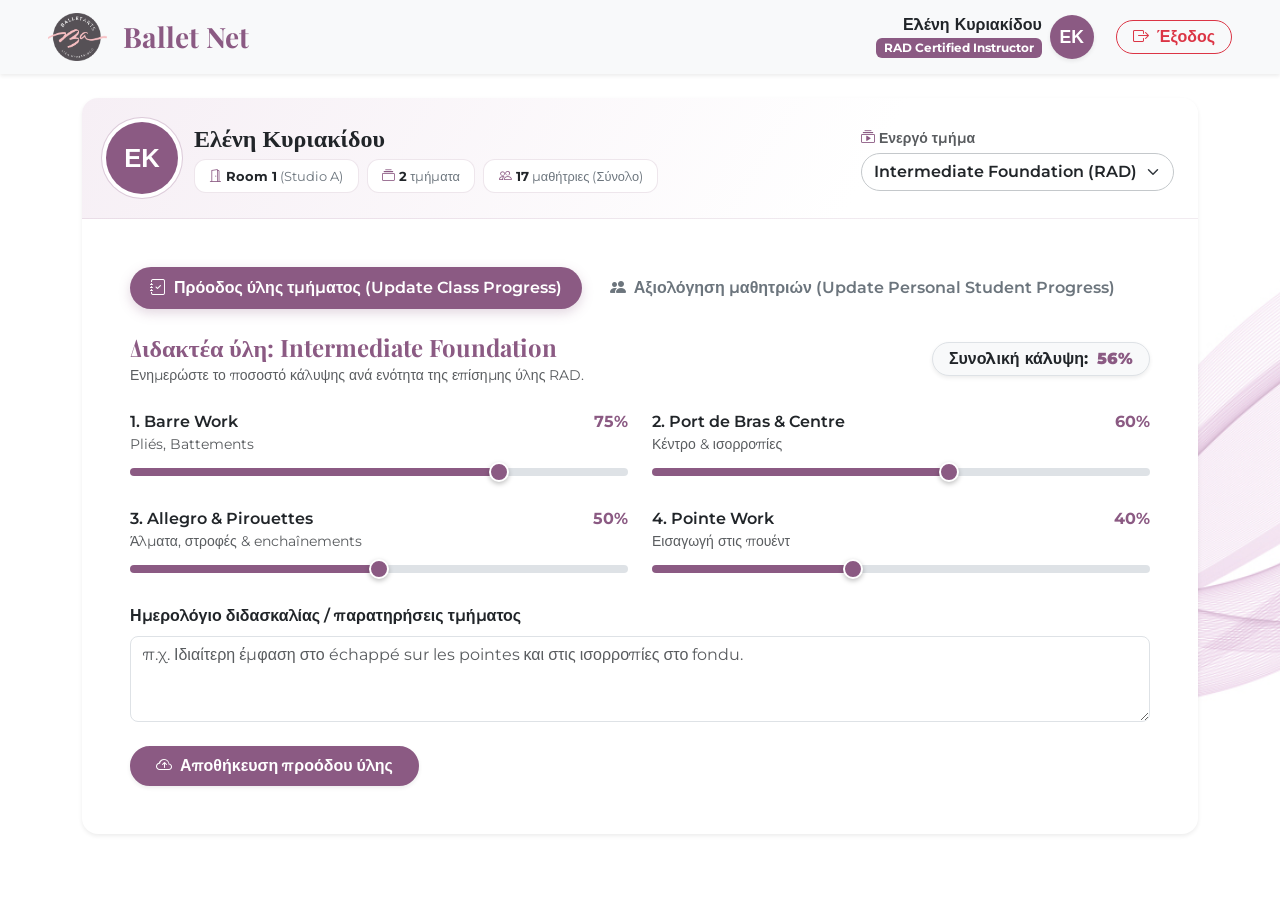
<file: WebContent/dashboard/update_class_progress.html>
<!DOCTYPE html>
<html lang="el">

<head>
    <meta charset="UTF-8">
    <meta name="viewport" content="width=device-width, initial-scale=1.0">
    <title>Update Class Progress - Ballet Net</title>

    <link rel="icon" type="image/png" href="../photos/BalletArts.png">

    <!-- Bootstrap 5.3 CSS & Icons -->
    <link rel="stylesheet" href="https://cdn.jsdelivr.net/npm/bootstrap@5.3.3/dist/css/bootstrap.min.css">
    <link rel="stylesheet" href="https://cdn.jsdelivr.net/npm/bootstrap-icons@1.11.3/font/bootstrap-icons.min.css">

    <!-- Google Fonts -->
    <link rel="preconnect" href="https://fonts.googleapis.com">
    <link rel="preconnect" href="https://fonts.gstatic.com" crossorigin>
    <link href="https://fonts.googleapis.com/css2?family=Montserrat:wght@400;500;600&family=Playfair+Display:ital,wght@0,600;0,700;1,600&display=swap" rel="stylesheet">

    <!-- Custom CSS -->
    <link rel="stylesheet" type="text/css" href="../css/background_style.css">
</head>

<body>

    <!-- Responsive Navbar -->
    <nav class="navbar navbar-light bg-light mb-4 shadow-sm py-2">
        <div class="container-fluid px-3 px-md-5 d-flex justify-content-between align-items-center flex-nowrap">
            <a class="navbar-brand fs-3 fs-md-2 fw-bold d-flex align-items-center text-ballet m-0" href="../index.html">
                <img src="../photos/BalletArts.png" alt="Ballet Arts Logo" height="48" class="me-2 me-md-3">
                Ballet Net
            </a>

            <div class="d-flex align-items-center gap-2">
                <!-- Profile Trigger -->
                <button type="button" class="profile-trigger d-flex align-items-center" data-bs-toggle="offcanvas" data-bs-target="#profileOffcanvas" aria-controls="profileOffcanvas" title="Προβολή προφίλ">
                    <div class="d-none d-md-block text-end me-2">
                        <span class="d-block fw-bold text-dark lh-sm">Ελένη Κυριακίδου</span>
                        <span class="badge bg-ballet px-2 py-1" style="font-size: 0.75rem;">RAD Certified Instructor</span>
                    </div>
                    <div class="bg-ballet rounded-circle text-white d-flex align-items-center justify-content-center fw-bold shadow-sm" style="width: 44px; height: 44px; font-size: 1.1rem;">
                        ΕΚ
                    </div>
                </button>

                <!-- Κουμπί Εξόδου -->
                <a href="../index.html" class="btn btn-outline-danger rounded-pill px-3 py-1 fw-semibold ms-1" title="Αποσύνδεση">
                    <i class="bi bi-box-arrow-right me-md-1"></i> <span class="d-none d-sm-inline">Έξοδος</span>
                </a>
            </div>
        </div>
    </nav>

    <!-- Profile Offcanvas -->
    <div class="offcanvas offcanvas-end" tabindex="-1" id="profileOffcanvas" aria-labelledby="profileOffcanvasLabel">
        <div class="offcanvas-header">
            <h5 class="offcanvas-title fw-bold text-ballet" id="profileOffcanvasLabel">Το προφίλ μου</h5>
            <button type="button" class="btn-close" data-bs-dismiss="offcanvas" aria-label="Close"></button>
        </div>
        <div class="offcanvas-body">
            <div class="text-center mb-4">
                <div class="bg-ballet rounded-circle text-white d-flex align-items-center justify-content-center mx-auto mb-3 fw-bold avatar-lg">ΕΚ</div>
                <h5 class="fw-bold mb-1">Ελένη Κυριακίδου</h5>
                <p class="text-muted small mb-0">eleni.kyr@balletarts.gr</p>
            </div>

            <ul class="list-group list-group-flush small">
                <li class="list-group-item px-0 d-flex align-items-center">
                    <i class="bi bi-award text-ballet fs-5 me-3"></i>
                    <div>
                        <span class="text-muted d-block">Ειδικότητα</span>
                        <span class="fw-semibold">RAD Classical Ballet</span>
                    </div>
                </li>
                <li class="list-group-item px-0 d-flex align-items-center">
                    <i class="bi bi-door-open text-ballet fs-5 me-3"></i>
                    <div>
                        <span class="text-muted d-block">Ανάθεση αιθουσών</span>
                        <span class="fw-semibold">Room 1 (Studio A)</span>
                    </div>
                </li>
                <li class="list-group-item px-0 d-flex align-items-center">
                    <i class="bi bi-collection text-ballet fs-5 me-3"></i>
                    <div>
                        <span class="text-muted d-block">Ενεργά τμήματα</span>
                        <span class="fw-semibold">2 τμήματα (17 μαθήτριες)</span>
                    </div>
                </li>
            </ul>
        </div>
    </div>

    <!-- Main Workspace -->
    <div class="container mb-5">
        <div class="card border-0 shadow-sm rounded-4 overflow-hidden">

            <!-- Profile band -->
            <div class="profile-band p-4 p-md-4">
                <div class="d-flex flex-column flex-lg-row align-items-lg-center gap-4">

                    <div class="d-flex align-items-center gap-3 flex-grow-1">
                        <div class="bg-ballet rounded-circle text-white d-flex align-items-center justify-content-center fw-bold flex-shrink-0 avatar-lg">
                            ΕΚ
                        </div>
                        <div>
                            <h4 class="fw-bold mb-1" style="font-family: 'Playfair Display', serif;">Ελένη Κυριακίδου</h4>
                            <div class="d-flex flex-wrap gap-2 mt-2">
                                <span class="stat-chip"><i class="bi bi-door-open me-1 text-ballet"></i><strong>Room 1</strong> (Studio A)</span>
                                <span class="stat-chip"><i class="bi bi-collection me-1 text-ballet"></i><strong>2</strong> τμήματα</span>
                                <span class="stat-chip"><i class="bi bi-people me-1 text-ballet"></i><strong>17</strong> μαθήτριες (Σύνολο)</span>
                            </div>
                        </div>
                    </div>

                    <!-- Επιλογή τμήματος -->
                    <div class="flex-shrink-0" style="min-width: 260px;">
                        <label for="classSelect" class="form-label small fw-semibold text-muted mb-1">
                            <i class="bi bi-collection-play me-1 text-ballet"></i>Ενεργό τμήμα
                        </label>
                        <select class="form-select rounded-pill fw-semibold border-secondary-subtle" id="classSelect">
                            <option value="1" selected>Intermediate Foundation (RAD)</option>
                            <option value="2">Grade 3 Ballet (RAD)</option>
                        </select>
                    </div>
                </div>
            </div>

            <div class="card-body p-4 p-md-5">

                <!-- Tabs ανάμεσα στις δύο σελίδες της Δασκάλας -->
                <ul class="nav nav-pills pill-tabs gap-2 mb-4" id="teacherNav">
                    <li class="nav-item">
                        <a class="nav-link active" href="update_class_progress.html">
                            <i class="bi bi-journal-check me-2"></i>Πρόοδος ύλης τμήματος (Update Class Progress)
                        </a>
                    </li>
                    <li class="nav-item">
                        <a class="nav-link" href="update_student_progress.html">
                            <i class="bi bi-people-fill me-2"></i>Αξιολόγηση μαθητριών (Update Personal Student Progress)
                        </a>
                    </li>
                </ul>

                <!-- ΠΕΡΙΕΧΟΜΕΝΟ: UPDATE CLASS PROGRESS -->
                <div>
                    <div class="d-flex flex-wrap justify-content-between align-items-center mb-4 gap-2">
                        <div>
                            <h4 class="fw-bold mb-1 text-ballet">Διδακτέα ύλη: Intermediate Foundation</h4>
                            <p class="text-muted small mb-0">Ενημερώστε το ποσοστό κάλυψης ανά ενότητα της επίσημης ύλης RAD.</p>
                        </div>
                        <span class="badge bg-light text-dark border px-3 py-2 rounded-pill fs-6 shadow-sm">
                            Συνολική κάλυψη: <strong class="text-ballet ms-1" id="overallProgress">56%</strong>
                        </span>
                    </div>

                    <form id="formClassProgress" onsubmit="event.preventDefault(); showInlineAlert('alertTab1');">
                        <div class="row g-4 mb-4">
                            <div class="col-md-6">
                                <div class="d-flex justify-content-between mb-1">
                                    <label for="barreRange" class="form-label fw-semibold mb-0">1. Barre Work <span class="text-muted fw-normal small d-block">Pliés, Battements</span></label>
                                    <span class="fw-bold text-ballet" id="valBarre">75%</span>
                                </div>
                                <input type="range" class="syllabus-slider" min="0" max="100" value="75" id="barreRange">
                            </div>

                            <div class="col-md-6">
                                <div class="d-flex justify-content-between mb-1">
                                    <label for="centreRange" class="form-label fw-semibold mb-0">2. Port de Bras & Centre <span class="text-muted fw-normal small d-block">Κέντρο & ισορροπίες</span></label>
                                    <span class="fw-bold text-ballet" id="valCentre">60%</span>
                                </div>
                                <input type="range" class="syllabus-slider" min="0" max="100" value="60" id="centreRange">
                            </div>

                            <div class="col-md-6">
                                <div class="d-flex justify-content-between mb-1">
                                    <label for="allegroRange" class="form-label fw-semibold mb-0">3. Allegro & Pirouettes <span class="text-muted fw-normal small d-block">Άλματα, στροφές & enchaînements</span></label>
                                    <span class="fw-bold text-ballet" id="valAllegro">50%</span>
                                </div>
                                <input type="range" class="syllabus-slider" min="0" max="100" value="50" id="allegroRange">
                            </div>

                            <div class="col-md-6">
                                <div class="d-flex justify-content-between mb-1">
                                    <label for="pointeRange" class="form-label fw-semibold mb-0">4. Pointe Work <span class="text-muted fw-normal small d-block">Εισαγωγή στις πουέντ</span></label>
                                    <span class="fw-bold text-ballet" id="valPointe">40%</span>
                                </div>
                                <input type="range" class="syllabus-slider" min="0" max="100" value="40" id="pointeRange">
                            </div>
                        </div>

                        <div class="mb-4">
                            <label for="classNotes" class="form-label fw-semibold">Ημερολόγιο διδασκαλίας / παρατηρήσεις τμήματος</label>
                            <textarea class="form-control rounded-3" id="classNotes" rows="3" placeholder="π.χ. Ιδιαίτερη έμφαση στο échappé sur les pointes και στις ισορροπίες στο fondu."></textarea>
                        </div>

                        <div id="alertTab1" class="alert alert-success d-none align-items-center rounded-3 py-2 px-3 mb-3 border-0 shadow-sm" role="alert">
                            <i class="bi bi-check-circle-fill me-2 fs-5"></i>
                            <span>Η πρόοδος της διδακτέας ύλης αποθηκεύτηκε επιτυχώς!</span>
                        </div>

                        <button type="submit" class="btn btn-ballet rounded-pill px-4 fw-semibold shadow-sm">
                            <i class="bi bi-cloud-arrow-up me-1"></i> Αποθήκευση προόδου ύλης
                        </button>
                    </form>
                </div>

            </div>
        </div>
    </div>

    <!-- Bootstrap Bundle JS -->
    <script src="https://cdn.jsdelivr.net/npm/bootstrap@5.3.3/dist/js/bootstrap.bundle.min.js"></script>

    <script>
        // Sliders με δυναμικό μωβ γέμισμα
        const sliders = ['barre:valBarre', 'centre:valCentre', 'allegro:valAllegro', 'pointe:valPointe'].map(pair => {
            const [name, valId] = pair.split(':');
            return { el: document.getElementById(name + 'Range'), val: document.getElementById(valId) };
        });

        function updateSlider(s) {
            const v = s.el.value;
            s.val.innerText = v + '%';
            s.el.style.background = `linear-gradient(to right, #8B5A83 ${v}%, #dee2e6 ${v}%)`;
            calculateOverall();
        }

        function calculateOverall() {
            const total = sliders.reduce((sum, s) => sum + parseInt(s.el.value), 0);
            document.getElementById('overallProgress').innerText = Math.round(total / sliders.length) + '%';
        }

        sliders.forEach(s => {
            updateSlider(s);
            s.el.addEventListener('input', () => updateSlider(s));
        });

        function showInlineAlert(alertId) {
            const box = document.getElementById(alertId);
            if (!box) return;
            box.classList.replace('d-none', 'd-flex');
            setTimeout(() => box.classList.replace('d-flex', 'd-none'), 3500);
        }
    </script>
</body>

</html>
</file>
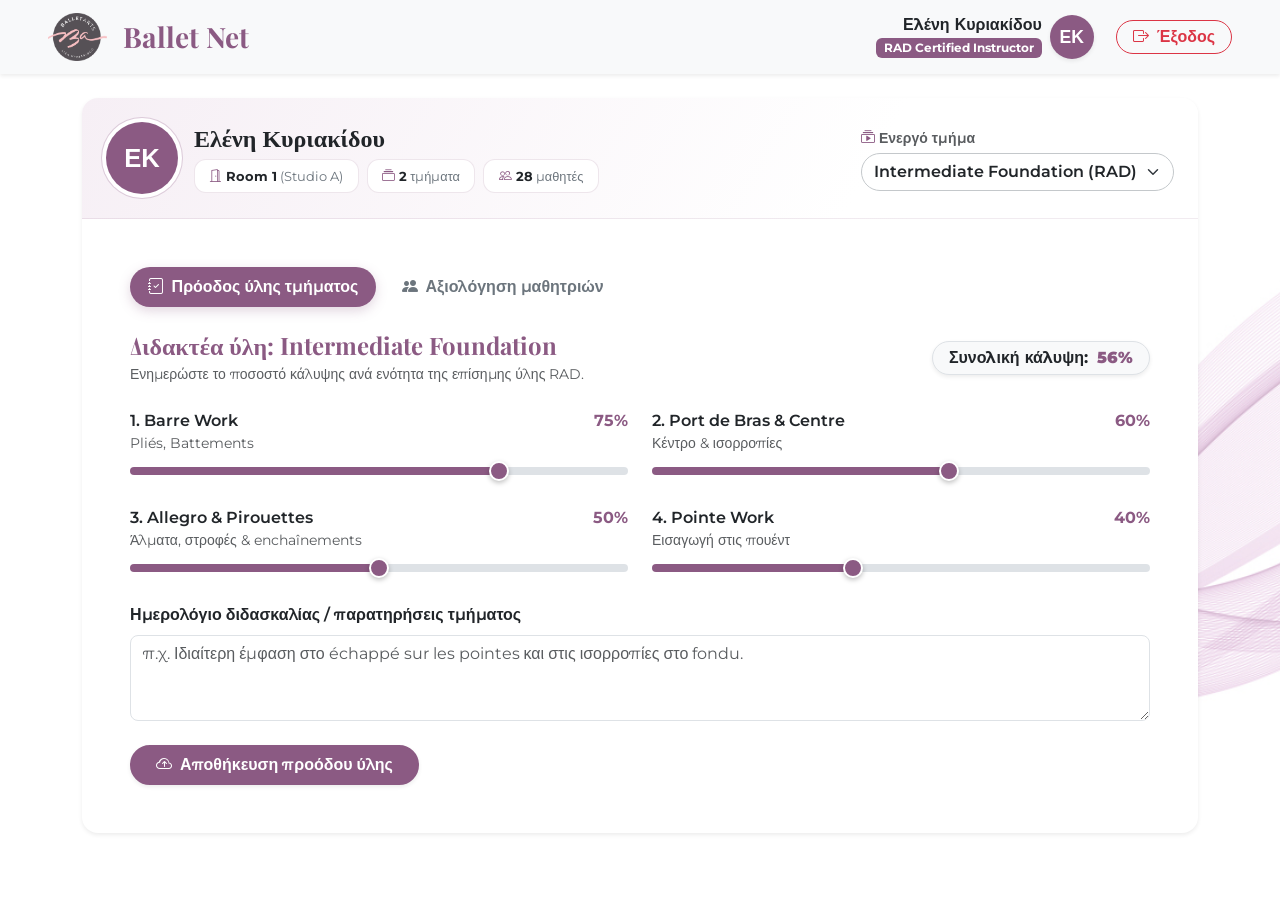
<file: WebContent/dashboard/Update_Progress.html>
<!DOCTYPE html>
<html lang="el">

<head>
    <meta charset="UTF-8">
    <meta name="viewport" content="width=device-width, initial-scale=1.0">
    <title>Teacher Dashboard - Ballet Net</title>

    <link rel="icon" type="image/png" href="../photos/BalletArts.png">

    <!-- Bootstrap 5.3 CSS & Icons -->
    <link rel="stylesheet" href="https://cdn.jsdelivr.net/npm/bootstrap@5.3.3/dist/css/bootstrap.min.css">
    <link rel="stylesheet" href="https://cdn.jsdelivr.net/npm/bootstrap-icons@1.11.3/font/bootstrap-icons.min.css">

    <!-- Google Fonts -->
    <link rel="preconnect" href="https://fonts.googleapis.com">
    <link rel="preconnect" href="https://fonts.gstatic.com" crossorigin>
    <link href="https://fonts.googleapis.com/css2?family=Montserrat:wght@400;500;600&family=Playfair+Display:ital,wght@0,600;0,700;1,600&display=swap" rel="stylesheet">

    <!-- Custom CSS -->
    <link rel="stylesheet" type="text/css" href="../css/background_style.css">

    <style>
        :root {
            --ballet: #8B5A83;
            --ballet-dark: #6f4468;
            --ballet-soft: #f6eff5;
        }

        /* Fallbacks (αν τα έχεις ήδη στο background_style.css, είναι αβλαβή) */
        .text-ballet { color: var(--ballet) !important; }
        .bg-ballet { background-color: var(--ballet) !important; }
        .btn-ballet { background-color: var(--ballet); border-color: var(--ballet); color: #fff; }
        .btn-ballet:hover { background-color: var(--ballet-dark); border-color: var(--ballet-dark); color: #fff; }
        .btn-outline-ballet { color: var(--ballet); border-color: var(--ballet); }
        .btn-outline-ballet:hover { background-color: var(--ballet); color: #fff; }

        /* ---------- Profile header band ---------- */
        .profile-band {
            background: linear-gradient(120deg, var(--ballet-soft) 0%, #ffffff 70%);
            border-bottom: 1px solid rgba(139, 90, 131, 0.12);
        }

        .avatar-lg {
            width: 72px;
            height: 72px;
            font-size: 1.6rem;
            box-shadow: 0 0 0 4px #fff, 0 0 0 5px rgba(139, 90, 131, 0.25);
        }

        .stat-chip {
            background: #fff;
            border: 1px solid rgba(139, 90, 131, 0.15);
            border-radius: 0.75rem;
            padding: 0.4rem 0.9rem;
            font-size: 0.8rem;
            color: #6c757d;
            white-space: nowrap;
        }

        .stat-chip strong { color: #212529; }

        /* ---------- Tabs (pill style) ---------- */
        .pill-tabs .nav-link {
            color: #6c757d;
            font-weight: 600;
            border-radius: 50rem;
            padding: 0.5rem 1.1rem;
        }

        .pill-tabs .nav-link:hover { color: var(--ballet); }

        .pill-tabs .nav-link.active {
            background-color: var(--ballet);
            color: #fff;
        }

        /* ---------- Sliders ---------- */
        .syllabus-slider {
            -webkit-appearance: none;
            appearance: none;
            width: 100%;
            height: 8px;
            border-radius: 5px;
            outline: none;
            cursor: pointer;
        }

        .syllabus-slider::-webkit-slider-thumb {
            -webkit-appearance: none;
            appearance: none;
            width: 20px;
            height: 20px;
            border-radius: 50%;
            background: var(--ballet);
            border: 2px solid #fff;
            box-shadow: 0 2px 5px rgba(0, 0, 0, 0.25);
            transition: transform 0.1s ease;
        }

        .syllabus-slider::-webkit-slider-thumb:hover { transform: scale(1.2); }

        .syllabus-slider::-moz-range-thumb {
            width: 20px;
            height: 20px;
            border-radius: 50%;
            background: var(--ballet);
            border: 2px solid #fff;
            box-shadow: 0 2px 5px rgba(0, 0, 0, 0.25);
        }

        .syllabus-slider:focus-visible { box-shadow: 0 0 0 3px rgba(139, 90, 131, 0.3); }

        /* ---------- Switch & misc ---------- */
        .form-check-input:checked {
            background-color: var(--ballet) !important;
            border-color: var(--ballet) !important;
        }

        .form-check-input:focus { box-shadow: 0 0 0 0.25rem rgba(139, 90, 131, 0.25); }

        .profile-trigger {
            cursor: pointer;
            padding: 4px 10px;
            border-radius: 50rem;
            transition: background-color 0.2s ease;
            border: 0;
            background: transparent;
        }

        .profile-trigger:hover { background-color: rgba(139, 90, 131, 0.08); }

        .student-avatar {
            width: 40px;
            height: 40px;
            font-size: 0.85rem;
            background: var(--ballet-soft);
            color: var(--ballet);
        }

        .attendance-bar { height: 6px; width: 70px; }
    </style>
</head>

<body>

    <!-- Responsive Navbar (Ενιαίο Design) -->
    <nav class="navbar navbar-light bg-light mb-4 shadow-sm py-2">
        <div class="container-fluid px-3 px-md-5 d-flex justify-content-between align-items-center flex-nowrap">
            <a class="navbar-brand fs-3 fs-md-2 fw-bold d-flex align-items-center text-ballet m-0" href="../index.html">
                <img src="../photos/BalletArts.png" alt="Ballet Arts Logo" height="48" class="me-2 me-md-3">
                Ballet Net
            </a>

            <div class="d-flex align-items-center gap-2">
                <!-- Profile Trigger -->
                <button type="button" class="profile-trigger d-flex align-items-center" data-bs-toggle="offcanvas" data-bs-target="#profileOffcanvas" aria-controls="profileOffcanvas" title="Προβολή προφίλ">
                    <div class="d-none d-md-block text-end me-2">
                        <span class="d-block fw-bold text-dark lh-sm">Ελένη Κυριακίδου</span>
                        <span class="badge bg-ballet px-2 py-1" style="font-size: 0.75rem;">RAD Certified Instructor</span>
                    </div>
                    <div class="bg-ballet rounded-circle text-white d-flex align-items-center justify-content-center fw-bold shadow-sm" style="width: 44px; height: 44px; font-size: 1.1rem;">
                        ΕΚ
                    </div>
                </button>

                <!-- Κουμπί Εξόδου -->
                <a href="../index.html" class="btn btn-outline-danger rounded-pill px-3 py-1 fw-semibold ms-1" title="Αποσύνδεση">
                    <i class="bi bi-box-arrow-right me-md-1"></i> <span class="d-none d-sm-inline">Έξοδος</span>
                </a>
            </div>
        </div>
    </nav>

    <!-- Profile Offcanvas (πλήρη στοιχεία προφίλ, χωρίς να πιάνει μόνιμα χώρο) -->
    <div class="offcanvas offcanvas-end" tabindex="-1" id="profileOffcanvas" aria-labelledby="profileOffcanvasLabel">
        <div class="offcanvas-header">
            <h5 class="offcanvas-title fw-bold text-ballet" id="profileOffcanvasLabel">Το προφίλ μου</h5>
            <button type="button" class="btn-close" data-bs-dismiss="offcanvas" aria-label="Close"></button>
        </div>
        <div class="offcanvas-body">
            <div class="text-center mb-4">
                <div class="bg-ballet rounded-circle text-white d-flex align-items-center justify-content-center mx-auto mb-3 fw-bold avatar-lg">ΕΚ</div>
                <h5 class="fw-bold mb-1">Ελένη Κυριακίδου</h5>
                <p class="text-muted small mb-0">eleni.kyr@balletarts.gr</p>
            </div>

            <ul class="list-group list-group-flush small">
                <li class="list-group-item px-0 d-flex align-items-center">
                    <i class="bi bi-award text-ballet fs-5 me-3"></i>
                    <div>
                        <span class="text-muted d-block">Ειδικότητα</span>
                        <span class="fw-semibold">RAD Classical Ballet</span>
                    </div>
                </li>
                <li class="list-group-item px-0 d-flex align-items-center">
                    <i class="bi bi-door-open text-ballet fs-5 me-3"></i>
                    <div>
                        <span class="text-muted d-block">Ανάθεση αιθουσών</span>
                        <span class="fw-semibold">Room 1 (Studio A)</span>
                    </div>
                </li>
                <li class="list-group-item px-0 d-flex align-items-center">
                    <i class="bi bi-collection text-ballet fs-5 me-3"></i>
                    <div>
                        <span class="text-muted d-block">Ενεργά τμήματα</span>
                        <span class="fw-semibold">2 τμήματα (28 μαθητές)</span>
                    </div>
                </li>
            </ul>
        </div>
    </div>

    <!-- Main Workspace -->
    <div class="container mb-5">
        <div class="card border-0 shadow-sm rounded-4 overflow-hidden">

            <!-- Profile band: καλωσόρισμα + στατιστικά + επιλογή τμήματος -->
            <div class="profile-band p-4 p-md-4">
                <div class="d-flex flex-column flex-lg-row align-items-lg-center gap-4">

                    <div class="d-flex align-items-center gap-3 flex-grow-1">
                        <div class="bg-ballet rounded-circle text-white d-flex align-items-center justify-content-center fw-bold flex-shrink-0 avatar-lg">
                            ΕΚ
                        </div>
                        <div>
                            <h4 class="fw-bold mb-1" style="font-family: 'Playfair Display', serif;">Ελένη Κυριακίδου</h4>
                            <div class="d-flex flex-wrap gap-2 mt-2">
                                <span class="stat-chip"><i class="bi bi-door-open me-1 text-ballet"></i><strong>Room 1</strong> (Studio A)</span>
                                <span class="stat-chip"><i class="bi bi-collection me-1 text-ballet"></i><strong>2</strong> τμήματα</span>
                                <span class="stat-chip"><i class="bi bi-people me-1 text-ballet"></i><strong>28</strong> μαθητές</span>
                            </div>
                        </div>
                    </div>

                    <!-- Επιλογή τμήματος -->
                    <div class="flex-shrink-0" style="min-width: 260px;">
                        <label for="classSelect" class="form-label small fw-semibold text-muted mb-1">
                            <i class="bi bi-collection-play me-1 text-ballet"></i>Ενεργό τμήμα
                        </label>
                        <select class="form-select rounded-pill fw-semibold border-secondary-subtle" id="classSelect">
                            <option value="1" selected>Intermediate Foundation (RAD)</option>
                            <option value="2">Grade 3 Ballet (RAD)</option>
                        </select>
                    </div>
                </div>
            </div>

            <div class="card-body p-4 p-md-5">

                <!-- Tabs -->
                <ul class="nav nav-pills pill-tabs gap-2 mb-4" id="teacherTab" role="tablist">
                    <li class="nav-item" role="presentation">
                        <button class="nav-link active" id="class-progress-tab" data-bs-toggle="tab" data-bs-target="#class-progress" type="button" role="tab" aria-controls="class-progress" aria-selected="true">
                            <i class="bi bi-journal-check me-2"></i>Πρόοδος ύλης τμήματος
                        </button>
                    </li>
                    <li class="nav-item" role="presentation">
                        <button class="nav-link" id="student-eval-tab" data-bs-toggle="tab" data-bs-target="#student-eval" type="button" role="tab" aria-controls="student-eval" aria-selected="false">
                            <i class="bi bi-people-fill me-2"></i>Αξιολόγηση μαθητριών
                        </button>
                    </li>
                </ul>

                <div class="tab-content" id="teacherTabContent">

                    <!-- TAB 1 -->
                    <div class="tab-pane fade show active" id="class-progress" role="tabpanel" aria-labelledby="class-progress-tab">
                        <div class="d-flex flex-wrap justify-content-between align-items-center mb-4 gap-2">
                            <div>
                                <h4 class="fw-bold mb-1 text-ballet">Διδακτέα ύλη: Intermediate Foundation</h4>
                                <p class="text-muted small mb-0">Ενημερώστε το ποσοστό κάλυψης ανά ενότητα της επίσημης ύλης RAD.</p>
                            </div>
                            <span class="badge bg-light text-dark border px-3 py-2 rounded-pill fs-6 shadow-sm">
                                Συνολική κάλυψη: <strong class="text-ballet ms-1" id="overallProgress">56%</strong>
                            </span>
                        </div>

                        <form id="formClassProgress" onsubmit="event.preventDefault(); showInlineAlert('alertTab1');">
                            <div class="row g-4 mb-4">
                                <div class="col-md-6">
                                    <div class="d-flex justify-content-between mb-1">
                                        <label for="barreRange" class="form-label fw-semibold mb-0">1. Barre Work <span class="text-muted fw-normal small d-block">Pliés, Battements</span></label>
                                        <span class="fw-bold text-ballet" id="valBarre">75%</span>
                                    </div>
                                    <input type="range" class="syllabus-slider" min="0" max="100" value="75" id="barreRange">
                                </div>

                                <div class="col-md-6">
                                    <div class="d-flex justify-content-between mb-1">
                                        <label for="centreRange" class="form-label fw-semibold mb-0">2. Port de Bras & Centre <span class="text-muted fw-normal small d-block">Κέντρο & ισορροπίες</span></label>
                                        <span class="fw-bold text-ballet" id="valCentre">60%</span>
                                    </div>
                                    <input type="range" class="syllabus-slider" min="0" max="100" value="60" id="centreRange">
                                </div>

                                <div class="col-md-6">
                                    <div class="d-flex justify-content-between mb-1">
                                        <label for="allegroRange" class="form-label fw-semibold mb-0">3. Allegro & Pirouettes <span class="text-muted fw-normal small d-block">Άλματα, στροφές & enchaînements</span></label>
                                        <span class="fw-bold text-ballet" id="valAllegro">50%</span>
                                    </div>
                                    <input type="range" class="syllabus-slider" min="0" max="100" value="50" id="allegroRange">
                                </div>

                                <div class="col-md-6">
                                    <div class="d-flex justify-content-between mb-1">
                                        <label for="pointeRange" class="form-label fw-semibold mb-0">4. Pointe Work <span class="text-muted fw-normal small d-block">Εισαγωγή στις πουέντ</span></label>
                                        <span class="fw-bold text-ballet" id="valPointe">40%</span>
                                    </div>
                                    <input type="range" class="syllabus-slider" min="0" max="100" value="40" id="pointeRange">
                                </div>
                            </div>

                            <div class="mb-4">
                                <label for="classNotes" class="form-label fw-semibold">Ημερολόγιο διδασκαλίας / παρατηρήσεις τμήματος</label>
                                <textarea class="form-control rounded-3" id="classNotes" rows="3" placeholder="π.χ. Ιδιαίτερη έμφαση στο échappé sur les pointes και στις ισορροπίες στο fondu."></textarea>
                            </div>

                            <div id="alertTab1" class="alert alert-success d-none align-items-center rounded-3 py-2 px-3 mb-3 border-0 shadow-sm" role="alert">
                                <i class="bi bi-check-circle-fill me-2 fs-5"></i>
                                <span>Η πρόοδος της διδακτέας ύλης αποθηκεύτηκε επιτυχώς!</span>
                            </div>

                            <button type="submit" class="btn btn-ballet rounded-pill px-4 fw-semibold shadow-sm">
                                <i class="bi bi-cloud-arrow-up me-1"></i> Αποθήκευση προόδου ύλης
                            </button>
                        </form>
                    </div>

                    <!-- TAB 2 -->
                    <div class="tab-pane fade" id="student-eval" role="tabpanel" aria-labelledby="student-eval-tab">
                        <div class="d-flex flex-wrap justify-content-between align-items-center mb-4 gap-2">
                            <div>
                                <h4 class="fw-bold mb-1 text-ballet">Αξιολόγηση μαθητριών & ετοιμότητα εξετάσεων</h4>
                                <p class="text-muted small mb-0">Ορίστε ποιες μαθήτριες πληρούν τα κριτήρια για τις εξετάσεις RAD.</p>
                            </div>
                            <span class="badge bg-light text-dark border px-3 py-2 rounded-pill shadow-sm">
                                <i class="bi bi-patch-check text-success me-1"></i>
                                <strong id="readyCount">2</strong> / 3 έτοιμες
                            </span>
                        </div>

                        <div class="table-responsive border rounded-3">
                            <table class="table table-hover align-middle mb-0">
                                <thead class="table-light">
                                    <tr>
                                        <th class="ps-3">Μαθήτρια</th>
                                        <th>Παρουσίες</th>
                                        <th>Τεχνική επάρκεια</th>
                                        <th>Ετοιμότητα εξετάσεων</th>
                                        <th class="text-center">Ενέργεια</th>
                                    </tr>
                                </thead>
                                <tbody>
                                    <tr>
                                        <td class="ps-3">
                                            <div class="d-flex align-items-center gap-3">
                                                <div class="student-avatar rounded-circle d-flex align-items-center justify-content-center fw-bold">ΜΓ</div>
                                                <div>
                                                    <div class="fw-bold">Μαρία Γεωργίου</div>
                                                    <span class="text-muted small">ID: #ST-104</span>
                                                </div>
                                            </div>
                                        </td>
                                        <td>
                                            <div class="d-flex align-items-center gap-2">
                                                <div class="progress attendance-bar"><div class="progress-bar bg-success" style="width: 92%"></div></div>
                                                <span class="small fw-semibold text-success">92%</span>
                                            </div>
                                        </td>
                                        <td><span class="badge rounded-pill bg-primary-subtle text-primary border border-primary-subtle px-3 py-2">Προχωρημένη</span></td>
                                        <td>
                                            <div class="form-check form-switch">
                                                <input class="form-check-input" type="checkbox" role="switch" id="readySwitch1" checked onchange="toggleReadyLabel(this)">
                                                <label class="form-check-label fw-semibold text-success" for="readySwitch1">Exam Ready</label>
                                            </div>
                                        </td>
                                        <td class="text-center">
                                            <button class="btn btn-outline-ballet btn-sm rounded-circle" onclick="openStudentModal('Μαρία Γεωργίου', '#ST-104', '92%', 'Προχωρημένη', 'Εξαιρετική τοποθέτηση κορμού, έτοιμη για την εξέταση.')" title="Προβολή καρτέλας">
                                                <i class="bi bi-pencil-square"></i>
                                            </button>
                                        </td>
                                    </tr>

                                    <tr>
                                        <td class="ps-3">
                                            <div class="d-flex align-items-center gap-3">
                                                <div class="student-avatar rounded-circle d-flex align-items-center justify-content-center fw-bold">ΙΠ</div>
                                                <div>
                                                    <div class="fw-bold">Ιωάννα Παπαδοπούλου</div>
                                                    <span class="text-muted small">ID: #ST-108</span>
                                                </div>
                                            </div>
                                        </td>
                                        <td>
                                            <div class="d-flex align-items-center gap-2">
                                                <div class="progress attendance-bar"><div class="progress-bar bg-warning" style="width: 78%"></div></div>
                                                <span class="small fw-semibold text-warning-emphasis">78%</span>
                                            </div>
                                        </td>
                                        <td><span class="badge rounded-pill bg-secondary-subtle text-secondary border border-secondary-subtle px-3 py-2">Υπό εξέλιξη</span></td>
                                        <td>
                                            <div class="form-check form-switch">
                                                <input class="form-check-input" type="checkbox" role="switch" id="readySwitch2" onchange="toggleReadyLabel(this)">
                                                <label class="form-check-label text-muted" for="readySwitch2">Pending Review</label>
                                            </div>
                                        </td>
                                        <td class="text-center">
                                            <button class="btn btn-outline-ballet btn-sm rounded-circle" onclick="openStudentModal('Ιωάννα Παπαδοπούλου', '#ST-108', '78%', 'Υπό εξέλιξη', 'Χρειάζεται επιπλέον ενδυνάμωση στα άλματα και περισσότερες παρουσίες.')" title="Προβολή καρτέλας">
                                                <i class="bi bi-pencil-square"></i>
                                            </button>
                                        </td>
                                    </tr>

                                    <tr>
                                        <td class="ps-3">
                                            <div class="d-flex align-items-center gap-3">
                                                <div class="student-avatar rounded-circle d-flex align-items-center justify-content-center fw-bold">ΧΟ</div>
                                                <div>
                                                    <div class="fw-bold">Χριστίνα Οικονόμου</div>
                                                    <span class="text-muted small">ID: #ST-112</span>
                                                </div>
                                            </div>
                                        </td>
                                        <td>
                                            <div class="d-flex align-items-center gap-2">
                                                <div class="progress attendance-bar"><div class="progress-bar bg-success" style="width: 96%"></div></div>
                                                <span class="small fw-semibold text-success">96%</span>
                                            </div>
                                        </td>
                                        <td><span class="badge rounded-pill bg-primary-subtle text-primary border border-primary-subtle px-3 py-2">Προχωρημένη</span></td>
                                        <td>
                                            <div class="form-check form-switch">
                                                <input class="form-check-input" type="checkbox" role="switch" id="readySwitch3" checked onchange="toggleReadyLabel(this)">
                                                <label class="form-check-label fw-semibold text-success" for="readySwitch3">Exam Ready</label>
                                            </div>
                                        </td>
                                        <td class="text-center">
                                            <button class="btn btn-outline-ballet btn-sm rounded-circle" onclick="openStudentModal('Χριστίνα Οικονόμου', '#ST-112', '96%', 'Προχωρημένη', 'Άψογη τεχνική σε pirouettes και pointe work.')" title="Προβολή καρτέλας">
                                                <i class="bi bi-pencil-square"></i>
                                            </button>
                                        </td>
                                    </tr>
                                </tbody>
                            </table>
                        </div>

                        <div id="alertTab2" class="alert alert-success d-none align-items-center rounded-3 py-2 px-3 mt-4 mb-0 border-0 shadow-sm" role="alert">
                            <i class="bi bi-check-circle-fill me-2 fs-5"></i>
                            <span>Η ατομική αξιολόγηση και η λίστα ετοιμότητας εξετάσεων ενημερώθηκαν!</span>
                        </div>

                        <div class="mt-4">
                            <button type="button" class="btn btn-ballet rounded-pill px-4 fw-semibold shadow-sm" onclick="showInlineAlert('alertTab2');">
                                <i class="bi bi-check2-circle me-1"></i> Οριστικοποίηση αξιολόγησης
                            </button>
                        </div>
                    </div>

                </div>
            </div>
        </div>
    </div>

    <!-- Student Detail Modal -->
    <div class="modal fade" id="studentDetailModal" tabindex="-1" aria-labelledby="studentDetailModalLabel" aria-hidden="true">
        <div class="modal-dialog modal-dialog-centered">
            <div class="modal-content rounded-4 border-0 shadow">
                <div class="modal-header border-0 pb-0">
                    <h5 class="modal-title fw-bold text-ballet" id="studentDetailModalLabel">Καρτέλα προόδου μαθήτριας</h5>
                    <button type="button" class="btn-close" data-bs-dismiss="modal" aria-label="Close"></button>
                </div>
                <div class="modal-body p-4">
                    <div class="d-flex align-items-center mb-3">
                        <div class="bg-ballet rounded-circle text-white d-flex align-items-center justify-content-center fw-bold me-3" style="width: 50px; height: 50px; font-size: 1.2rem;">
                            <i class="bi bi-person"></i>
                        </div>
                        <div>
                            <h5 class="fw-bold mb-0" id="modalStudentName">Μαρία Γεωργίου</h5>
                            <span class="text-muted small" id="modalStudentId">ID: #ST-104</span>
                        </div>
                    </div>

                    <ul class="list-group list-group-flush small mb-3">
                        <li class="list-group-item d-flex justify-content-between px-0">
                            <span class="text-muted">Ποσοστό παρουσιών:</span>
                            <strong id="modalStudentAttendance">92%</strong>
                        </li>
                        <li class="list-group-item d-flex justify-content-between px-0">
                            <span class="text-muted">Τεχνική επάρκεια:</span>
                            <strong id="modalStudentLevel">Προχωρημένη</strong>
                        </li>
                    </ul>

                    <div class="mb-3">
                        <label for="modalStudentNotes" class="form-label fw-semibold small text-muted">Προσωπικές παρατηρήσεις διδάσκουσας:</label>
                        <textarea class="form-control rounded-3 small" id="modalStudentNotes" rows="3"></textarea>
                    </div>

                    <div class="d-grid">
                        <button type="button" class="btn btn-ballet rounded-pill fw-semibold" data-bs-dismiss="modal" onclick="showInlineAlert('alertTab2');">
                            Αποθήκευση σημειώσεων
                        </button>
                    </div>
                </div>
            </div>
        </div>
    </div>

    <!-- Bootstrap Bundle JS -->
    <script src="https://cdn.jsdelivr.net/npm/bootstrap@5.3.3/dist/js/bootstrap.bundle.min.js"></script>

    <script>
        // Sliders με δυναμικό μωβ γέμισμα
        const sliders = ['barre:valBarre', 'centre:valCentre', 'allegro:valAllegro', 'pointe:valPointe'].map(pair => {
            const [name, valId] = pair.split(':');
            return { el: document.getElementById(name + 'Range'), val: document.getElementById(valId) };
        });

        function updateSlider(s) {
            const v = s.el.value;
            s.val.innerText = v + '%';
            s.el.style.background = `linear-gradient(to right, #8B5A83 ${v}%, #dee2e6 ${v}%)`;
            calculateOverall();
        }

        function calculateOverall() {
            const total = sliders.reduce((sum, s) => sum + parseInt(s.el.value), 0);
            document.getElementById('overallProgress').innerText = Math.round(total / sliders.length) + '%';
        }

        sliders.forEach(s => {
            updateSlider(s);
            s.el.addEventListener('input', () => updateSlider(s));
        });

        // Inline alert
        function showInlineAlert(alertId) {
            const box = document.getElementById(alertId);
            if (!box) return;
            box.classList.replace('d-none', 'd-flex');
            setTimeout(() => box.classList.replace('d-flex', 'd-none'), 3500);
        }

        // Exam Ready switch + μετρητής
        function toggleReadyLabel(checkbox) {
            const label = checkbox.nextElementSibling;
            if (checkbox.checked) {
                label.innerText = 'Exam Ready';
                label.className = 'form-check-label fw-semibold text-success';
            } else {
                label.innerText = 'Pending Review';
                label.className = 'form-check-label text-muted';
            }
            updateReadyCount();
        }

        function updateReadyCount() {
            const checked = document.querySelectorAll('#student-eval .form-switch input:checked').length;
            document.getElementById('readyCount').innerText = checked;
        }

        // Student modal
        function openStudentModal(name, id, attendance, level, notes) {
            document.getElementById('modalStudentName').innerText = name;
            document.getElementById('modalStudentId').innerText = 'ID: ' + id;
            document.getElementById('modalStudentAttendance').innerText = attendance;
            document.getElementById('modalStudentLevel').innerText = level;
            document.getElementById('modalStudentNotes').value = notes;
            bootstrap.Modal.getOrCreateInstance(document.getElementById('studentDetailModal')).show();
        }
    </script>
</body>

</html>
</file>
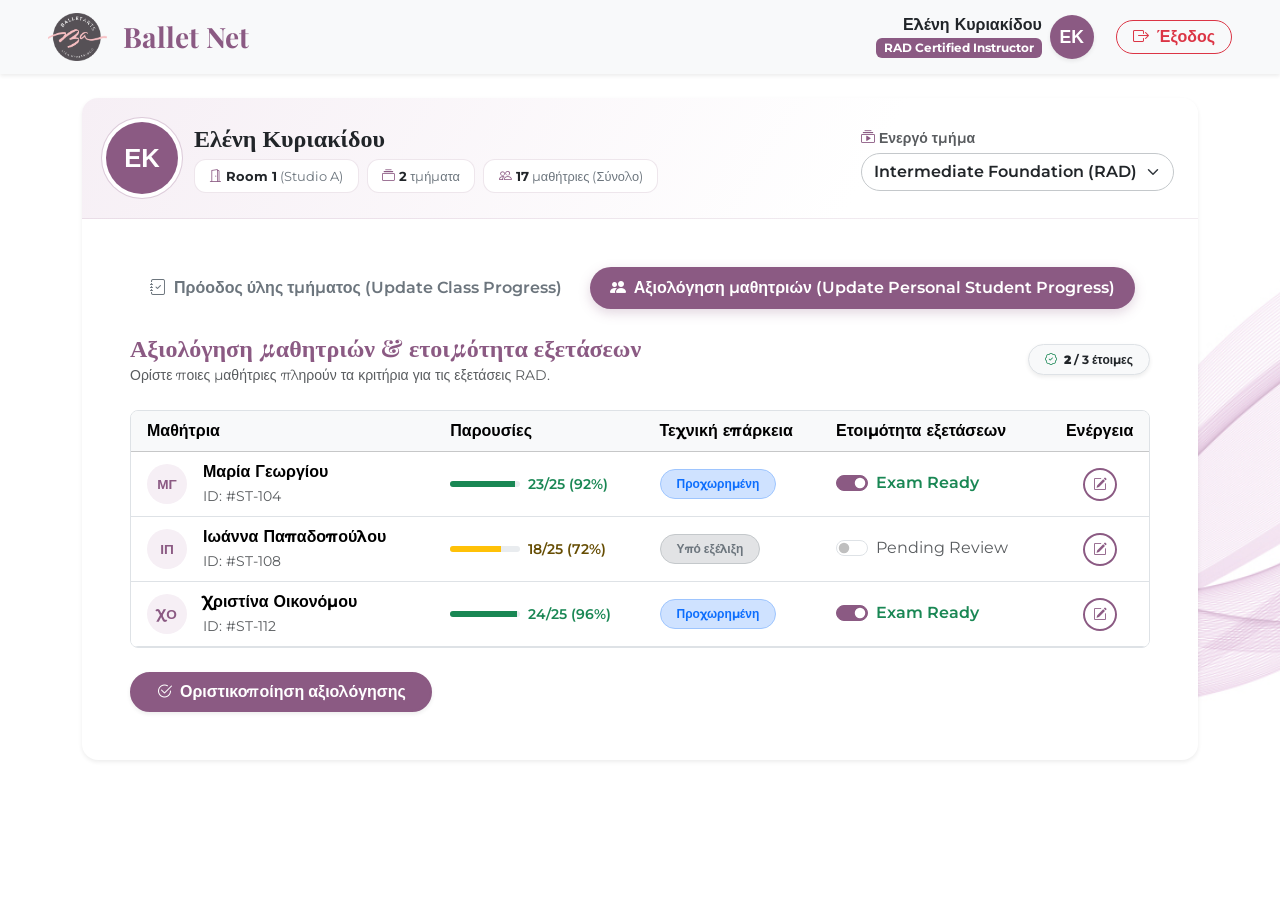
<file: WebContent/dashboard/update_student_progress.html>
<!DOCTYPE html>
<html lang="el">

<head>
    <meta charset="UTF-8">
    <meta name="viewport" content="width=device-width, initial-scale=1.0">
    <title>Update Student Progress - Ballet Net</title>

    <link rel="icon" type="image/png" href="../photos/BalletArts.png">

    <!-- Bootstrap 5.3 CSS & Icons -->
    <link rel="stylesheet" href="https://cdn.jsdelivr.net/npm/bootstrap@5.3.3/dist/css/bootstrap.min.css">
    <link rel="stylesheet" href="https://cdn.jsdelivr.net/npm/bootstrap-icons@1.11.3/font/bootstrap-icons.min.css">

    <!-- Google Fonts -->
    <link rel="preconnect" href="https://fonts.googleapis.com">
    <link rel="preconnect" href="https://fonts.gstatic.com" crossorigin>
    <link href="https://fonts.googleapis.com/css2?family=Montserrat:wght@400;500;600&family=Playfair+Display:ital,wght@0,600;0,700;1,600&display=swap" rel="stylesheet">

    <!-- Custom CSS -->
    <link rel="stylesheet" type="text/css" href="../css/background_style.css">
</head>

<body>

    <!-- Responsive Navbar -->
    <nav class="navbar navbar-light bg-light mb-4 shadow-sm py-2">
        <div class="container-fluid px-3 px-md-5 d-flex justify-content-between align-items-center flex-nowrap">
            <a class="navbar-brand fs-3 fs-md-2 fw-bold d-flex align-items-center text-ballet m-0" href="../index.html">
                <img src="../photos/BalletArts.png" alt="Ballet Arts Logo" height="48" class="me-2 me-md-3">
                Ballet Net
            </a>

            <div class="d-flex align-items-center gap-2">
                <!-- Profile Trigger -->
                <button type="button" class="profile-trigger d-flex align-items-center" data-bs-toggle="offcanvas" data-bs-target="#profileOffcanvas" aria-controls="profileOffcanvas" title="Προβολή προφίλ">
                    <div class="d-none d-md-block text-end me-2">
                        <span class="d-block fw-bold text-dark lh-sm">Ελένη Κυριακίδου</span>
                        <span class="badge bg-ballet px-2 py-1" style="font-size: 0.75rem;">RAD Certified Instructor</span>
                    </div>
                    <div class="bg-ballet rounded-circle text-white d-flex align-items-center justify-content-center fw-bold shadow-sm" style="width: 44px; height: 44px; font-size: 1.1rem;">
                        ΕΚ
                    </div>
                </button>

                <!-- Κουμπί Εξόδου -->
                <a href="../index.html" class="btn btn-outline-danger rounded-pill px-3 py-1 fw-semibold ms-1" title="Αποσύνδεση">
                    <i class="bi bi-box-arrow-right me-md-1"></i> <span class="d-none d-sm-inline">Έξοδος</span>
                </a>
            </div>
        </div>
    </nav>

    <!-- Profile Offcanvas -->
    <div class="offcanvas offcanvas-end" tabindex="-1" id="profileOffcanvas" aria-labelledby="profileOffcanvasLabel">
        <div class="offcanvas-header">
            <h5 class="offcanvas-title fw-bold text-ballet" id="profileOffcanvasLabel">Το προφίλ μου</h5>
            <button type="button" class="btn-close" data-bs-dismiss="offcanvas" aria-label="Close"></button>
        </div>
        <div class="offcanvas-body">
            <div class="text-center mb-4">
                <div class="bg-ballet rounded-circle text-white d-flex align-items-center justify-content-center mx-auto mb-3 fw-bold avatar-lg">ΕΚ</div>
                <h5 class="fw-bold mb-1">Ελένη Κυριακίδου</h5>
                <p class="text-muted small mb-0">eleni.kyr@balletarts.gr</p>
            </div>

            <ul class="list-group list-group-flush small">
                <li class="list-group-item px-0 d-flex align-items-center">
                    <i class="bi bi-award text-ballet fs-5 me-3"></i>
                    <div>
                        <span class="text-muted d-block">Ειδικότητα</span>
                        <span class="fw-semibold">RAD Classical Ballet</span>
                    </div>
                </li>
                <li class="list-group-item px-0 d-flex align-items-center">
                    <i class="bi bi-door-open text-ballet fs-5 me-3"></i>
                    <div>
                        <span class="text-muted d-block">Ανάθεση αιθουσών</span>
                        <span class="fw-semibold">Room 1 (Studio A)</span>
                    </div>
                </li>
                <li class="list-group-item px-0 d-flex align-items-center">
                    <i class="bi bi-collection text-ballet fs-5 me-3"></i>
                    <div>
                        <span class="text-muted d-block">Ενεργά τμήματα</span>
                        <span class="fw-semibold">2 τμήματα (17 μαθήτριες)</span>
                    </div>
                </li>
            </ul>
        </div>
    </div>

    <!-- Main Workspace -->
    <div class="container mb-5">
        <div class="card border-0 shadow-sm rounded-4 overflow-hidden">

            <!-- Profile band -->
            <div class="profile-band p-4 p-md-4">
                <div class="d-flex flex-column flex-lg-row align-items-lg-center gap-4">

                    <div class="d-flex align-items-center gap-3 flex-grow-1">
                        <div class="bg-ballet rounded-circle text-white d-flex align-items-center justify-content-center fw-bold flex-shrink-0 avatar-lg">
                            ΕΚ
                        </div>
                        <div>
                            <h4 class="fw-bold mb-1" style="font-family: 'Playfair Display', serif;">Ελένη Κυριακίδου</h4>
                            <div class="d-flex flex-wrap gap-2 mt-2">
                                <span class="stat-chip"><i class="bi bi-door-open me-1 text-ballet"></i><strong>Room 1</strong> (Studio A)</span>
                                <span class="stat-chip"><i class="bi bi-collection me-1 text-ballet"></i><strong>2</strong> τμήματα</span>
                                <span class="stat-chip"><i class="bi bi-people me-1 text-ballet"></i><strong>17</strong> μαθήτριες (Σύνολο)</span>
                            </div>
                        </div>
                    </div>

                    <!-- Επιλογή τμήματος -->
                    <div class="flex-shrink-0" style="min-width: 260px;">
                        <label for="classSelect" class="form-label small fw-semibold text-muted mb-1">
                            <i class="bi bi-collection-play me-1 text-ballet"></i>Ενεργό τμήμα
                        </label>
                        <select class="form-select rounded-pill fw-semibold border-secondary-subtle" id="classSelect">
                            <option value="1" selected>Intermediate Foundation (RAD)</option>
                            <option value="2">Grade 3 Ballet (RAD)</option>
                        </select>
                    </div>
                </div>
            </div>

            <div class="card-body p-4 p-md-5">

                <!-- Tabs ανάμεσα στις δύο σελίδες της Δασκάλας -->
                <ul class="nav nav-pills pill-tabs gap-2 mb-4" id="teacherNav">
                    <li class="nav-item">
                        <a class="nav-link" href="update_class_progress.html">
                            <i class="bi bi-journal-check me-2"></i>Πρόοδος ύλης τμήματος (Update Class Progress)
                        </a>
                    </li>
                    <li class="nav-item">
                        <a class="nav-link active" href="update_student_progress.html">
                            <i class="bi bi-people-fill me-2"></i>Αξιολόγηση μαθητριών (Update Personal Student Progress)
                        </a>
                    </li>
                </ul>

                <!-- ΠΕΡΙΕΧΟΜΕΝΟ: UPDATE PERSONAL STUDENT PROGRESS -->
                <div>
                    <div class="d-flex flex-wrap justify-content-between align-items-center mb-4 gap-2">
                        <div>
                            <h4 class="fw-bold mb-1 text-ballet">Αξιολόγηση μαθητριών & ετοιμότητα εξετάσεων</h4>
                            <p class="text-muted small mb-0">Ορίστε ποιες μαθήτριες πληρούν τα κριτήρια για τις εξετάσεις RAD.</p>
                        </div>
                        <span class="badge bg-light text-dark border px-3 py-2 rounded-pill shadow-sm">
                            <i class="bi bi-patch-check text-success me-1"></i>
                            <strong id="readyCount">2</strong> / 3 έτοιμες
                        </span>
                    </div>

                    <div class="table-responsive border rounded-3">
                        <table class="table table-hover align-middle mb-0">
                            <thead class="table-light">
                                <tr>
                                    <th class="ps-3">Μαθήτρια</th>
                                    <th>Παρουσίες</th>
                                    <th>Τεχνική επάρκεια</th>
                                    <th>Ετοιμότητα εξετάσεων</th>
                                    <th class="text-center">Ενέργεια</th>
                                </tr>
                            </thead>
                            <tbody>
                                <tr>
                                    <td class="ps-3">
                                        <div class="d-flex align-items-center gap-3">
                                            <div class="student-avatar rounded-circle d-flex align-items-center justify-content-center fw-bold">ΜΓ</div>
                                            <div>
                                                <div class="fw-bold">Μαρία Γεωργίου</div>
                                                <span class="text-muted small">ID: #ST-104</span>
                                            </div>
                                        </div>
                                    </td>
                                    <td>
                                        <div class="d-flex align-items-center gap-2">
                                            <div class="progress attendance-bar"><div class="progress-bar bg-success" style="width: 92%"></div></div>
                                            <span class="small fw-semibold text-success">23/25 (92%)</span>
                                        </div>
                                    </td>
                                    <td><span class="badge rounded-pill bg-primary-subtle text-primary border border-primary-subtle px-3 py-2">Προχωρημένη</span></td>
                                    <td>
                                        <div class="form-check form-switch">
                                            <input class="form-check-input" type="checkbox" role="switch" id="readySwitch1" checked onchange="toggleReadyLabel(this)">
                                            <label class="form-check-label fw-semibold text-success" for="readySwitch1">Exam Ready</label>
                                        </div>
                                    </td>
                                    <td class="text-center">
                                        <button class="btn btn-outline-ballet btn-sm rounded-circle" onclick="openStudentModal('Μαρία Γεωργίου', '#ST-104', '23 από 25 μαθήματα (92%)', 'Προχωρημένη', 'Εξαιρετική τοποθέτηση κορμού, έτοιμη για την εξέταση.')" title="Προβολή καρτέλας">
                                            <i class="bi bi-pencil-square"></i>
                                        </button>
                                    </td>
                                </tr>

                                <tr>
                                    <td class="ps-3">
                                        <div class="d-flex align-items-center gap-3">
                                            <div class="student-avatar rounded-circle d-flex align-items-center justify-content-center fw-bold">ΙΠ</div>
                                            <div>
                                                <div class="fw-bold">Ιωάννα Παπαδοπούλου</div>
                                                <span class="text-muted small">ID: #ST-108</span>
                                            </div>
                                        </div>
                                    </td>
                                    <td>
                                        <div class="d-flex align-items-center gap-2">
                                            <div class="progress attendance-bar"><div class="progress-bar bg-warning" style="width: 72%"></div></div>
                                            <span class="small fw-semibold text-warning-emphasis">18/25 (72%)</span>
                                        </div>
                                    </td>
                                    <td><span class="badge rounded-pill bg-secondary-subtle text-secondary border border-secondary-subtle px-3 py-2">Υπό εξέλιξη</span></td>
                                    <td>
                                        <div class="form-check form-switch">
                                            <input class="form-check-input" type="checkbox" role="switch" id="readySwitch2" onchange="toggleReadyLabel(this)">
                                            <label class="form-check-label text-muted" for="readySwitch2">Pending Review</label>
                                        </div>
                                    </td>
                                    <td class="text-center">
                                        <button class="btn btn-outline-ballet btn-sm rounded-circle" onclick="openStudentModal('Ιωάννα Παπαδοπούλου', '#ST-108', '18 από 25 μαθήματα (72%)', 'Υπό εξέλιξη', 'Χρειάζεται επιπλέον ενδυνάμωση στα άλματα και περισσότερες παρουσίες.')" title="Προβολή καρτέλας">
                                            <i class="bi bi-pencil-square"></i>
                                        </button>
                                    </td>
                                </tr>

                                <tr>
                                    <td class="ps-3">
                                        <div class="d-flex align-items-center gap-3">
                                            <div class="student-avatar rounded-circle d-flex align-items-center justify-content-center fw-bold">ΧΟ</div>
                                            <div>
                                                <div class="fw-bold">Χριστίνα Οικονόμου</div>
                                                <span class="text-muted small">ID: #ST-112</span>
                                            </div>
                                        </div>
                                    </td>
                                    <td>
                                        <div class="d-flex align-items-center gap-2">
                                            <div class="progress attendance-bar"><div class="progress-bar bg-success" style="width: 96%"></div></div>
                                            <span class="small fw-semibold text-success">24/25 (96%)</span>
                                        </div>
                                    </td>
                                    <td><span class="badge rounded-pill bg-primary-subtle text-primary border border-primary-subtle px-3 py-2">Προχωρημένη</span></td>
                                    <td>
                                        <div class="form-check form-switch">
                                            <input class="form-check-input" type="checkbox" role="switch" id="readySwitch3" checked onchange="toggleReadyLabel(this)">
                                            <label class="form-check-label fw-semibold text-success" for="readySwitch3">Exam Ready</label>
                                        </div>
                                    </td>
                                    <td class="text-center">
                                        <button class="btn btn-outline-ballet btn-sm rounded-circle" onclick="openStudentModal('Χριστίνα Οικονόμου', '#ST-112', '24 από 25 μαθήματα (96%)', 'Προχωρημένη', 'Άψογη τεχνική σε pirouettes και pointe work.')" title="Προβολή καρτέλας">
                                            <i class="bi bi-pencil-square"></i>
                                        </button>
                                    </td>
                                </tr>
                            </tbody>
                        </table>
                    </div>

                    <div id="alertTab2" class="alert alert-success d-none align-items-center rounded-3 py-2 px-3 mt-4 mb-0 border-0 shadow-sm" role="alert">
                        <i class="bi bi-check-circle-fill me-2 fs-5"></i>
                        <span>Η ατομική αξιολόγηση και η λίστα ετοιμότητας εξετάσεων ενημερώθηκαν!</span>
                    </div>

                    <div class="mt-4">
                        <button type="button" class="btn btn-ballet rounded-pill px-4 fw-semibold shadow-sm" onclick="showInlineAlert('alertTab2');">
                            <i class="bi bi-check2-circle me-1"></i> Οριστικοποίηση αξιολόγησης
                        </button>
                    </div>
                </div>

            </div>
        </div>
    </div>

    <!-- Student Detail Modal -->
    <div class="modal fade" id="studentDetailModal" tabindex="-1" aria-labelledby="studentDetailModalLabel" aria-hidden="true">
        <div class="modal-dialog modal-dialog-centered">
            <div class="modal-content rounded-4 border-0 shadow">
                <div class="modal-header border-0 pb-0">
                    <h5 class="modal-title fw-bold text-ballet" id="studentDetailModalLabel">Καρτέλα προόδου μαθήτριας</h5>
                    <button type="button" class="btn-close" data-bs-dismiss="modal" aria-label="Close"></button>
                </div>
                <div class="modal-body p-4">
                    <div class="d-flex align-items-center mb-3">
                        <div class="bg-ballet rounded-circle text-white d-flex align-items-center justify-content-center fw-bold me-3" style="width: 50px; height: 50px; font-size: 1.2rem;">
                            <i class="bi bi-person"></i>
                        </div>
                        <div>
                            <h5 class="fw-bold mb-0" id="modalStudentName">Μαρία Γεωργίου</h5>
                            <span class="text-muted small" id="modalStudentId">ID: #ST-104</span>
                        </div>
                    </div>

                    <ul class="list-group list-group-flush small mb-3">
                        <li class="list-group-item d-flex justify-content-between px-0">
                            <span class="text-muted">Παρουσίες μαθήτριας:</span>
                            <strong id="modalStudentAttendance">23 από 25 μαθήματα (92%)</strong>
                        </li>
                        <li class="list-group-item d-flex justify-content-between align-items-center px-0">
                            <span class="text-muted">Τεχνική επάρκεια:</span>
                            <select class="form-select form-select-sm w-auto rounded-3 fw-semibold" id="modalStudentLevelSelect">
                                <option value="Αρχάρια">Αρχάρια</option>
                                <option value="Υπό εξέλιξη">Υπό εξέλιξη</option>
                                <option value="Προχωρημένη">Προχωρημένη</option>
                            </select>
                        </li>
                    </ul>

                    <div class="mb-3">
                        <label for="modalStudentNotes" class="form-label fw-semibold small text-muted">Προσωπικές παρατηρήσεις διδάσκουσας:</label>
                        <textarea class="form-control rounded-3 small" id="modalStudentNotes" rows="3"></textarea>
                    </div>

                    <div class="d-grid">
                        <button type="button" class="btn btn-ballet rounded-pill fw-semibold" data-bs-dismiss="modal" onclick="showInlineAlert('alertTab2');">
                            Αποθήκευση σημειώσεων
                        </button>
                    </div>
                </div>
            </div>
        </div>
    </div>

    <!-- Bootstrap Bundle JS -->
    <script src="https://cdn.jsdelivr.net/npm/bootstrap@5.3.3/dist/js/bootstrap.bundle.min.js"></script>

    <script>
        function showInlineAlert(alertId) {
            const box = document.getElementById(alertId);
            if (!box) return;
            box.classList.replace('d-none', 'd-flex');
            setTimeout(() => box.classList.replace('d-flex', 'd-none'), 3500);
        }

        function toggleReadyLabel(checkbox) {
            const label = checkbox.nextElementSibling;
            if (checkbox.checked) {
                label.innerText = 'Exam Ready';
                label.className = 'form-check-label fw-semibold text-success';
            } else {
                label.innerText = 'Pending Review';
                label.className = 'form-check-label text-muted';
            }
            updateReadyCount();
        }

        function updateReadyCount() {
            const checked = document.querySelectorAll('.form-switch input:checked').length;
            document.getElementById('readyCount').innerText = checked;
        }

        function openStudentModal(name, id, attendance, level, notes) {
            document.getElementById('modalStudentName').innerText = name;
            document.getElementById('modalStudentId').innerText = 'ID: ' + id;
            document.getElementById('modalStudentAttendance').innerText = attendance;
            
            const levelSelect = document.getElementById('modalStudentLevelSelect');
            if (levelSelect) {
                levelSelect.value = level;
            }
            
            document.getElementById('modalStudentNotes').value = notes;
            bootstrap.Modal.getOrCreateInstance(document.getElementById('studentDetailModal')).show();
        }
    </script>
</body>

</html>
</file>
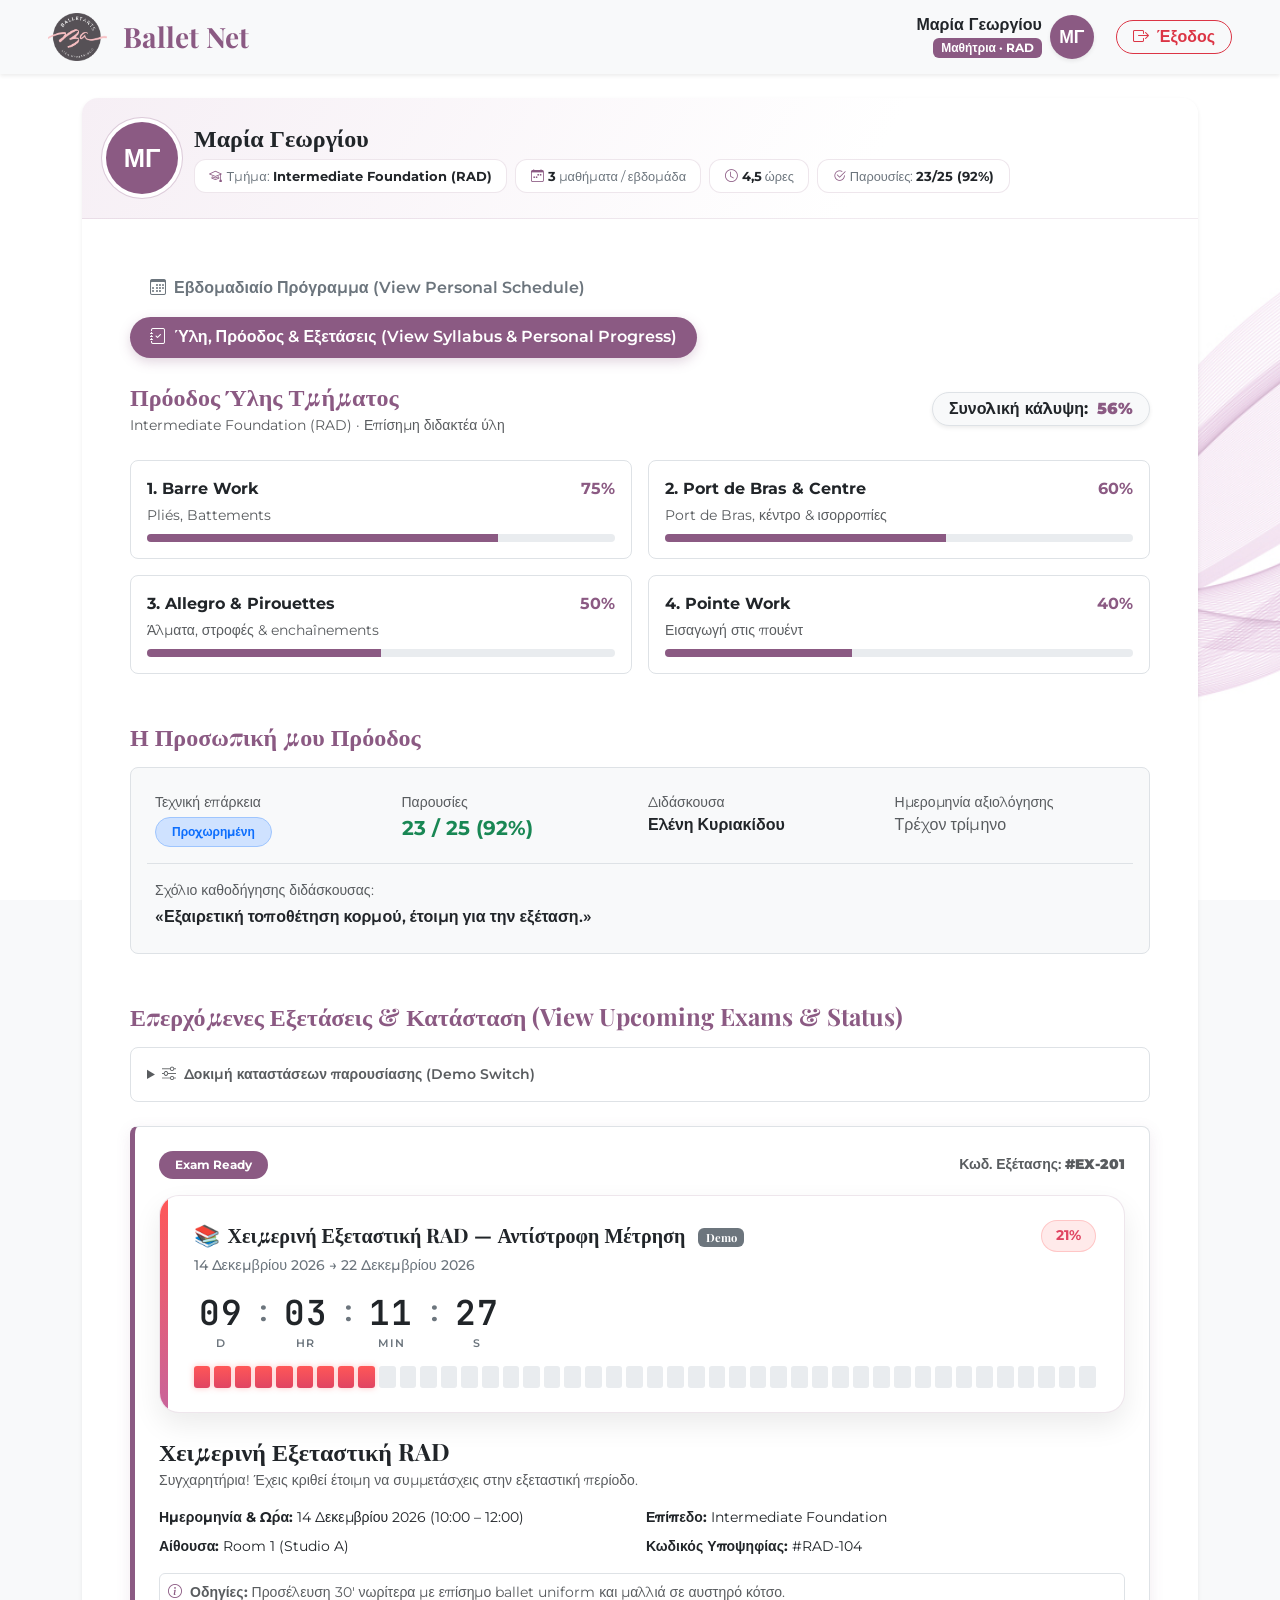
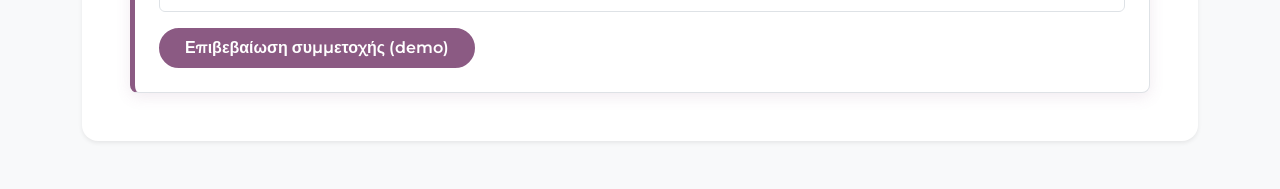
<file: WebContent/dashboard/view_student_progress.html>
<!DOCTYPE html>
<html lang="el">

<head>
    <meta charset="UTF-8">
    <meta name="viewport" content="width=device-width, initial-scale=1.0">
    <title>View Student Progress - Ballet Net</title>

    <link rel="icon" type="image/png" href="../photos/BalletArts.png">

    <!-- Bootstrap 5.3 CSS & Icons -->
    <link rel="stylesheet" href="https://cdn.jsdelivr.net/npm/bootstrap@5.3.3/dist/css/bootstrap.min.css">
    <link rel="stylesheet" href="https://cdn.jsdelivr.net/npm/bootstrap-icons@1.11.3/font/bootstrap-icons.min.css">

    <!-- Google Fonts -->
    <link rel="preconnect" href="https://fonts.googleapis.com">
    <link rel="preconnect" href="https://fonts.gstatic.com" crossorigin>
    <link href="https://fonts.googleapis.com/css2?family=JetBrains+Mono:wght@500;600;700&family=Montserrat:wght@400;500;600&family=Playfair+Display:ital,wght@0,600;0,700;1,600&display=swap" rel="stylesheet">

    <!-- Custom CSS -->
    <link rel="stylesheet" type="text/css" href="../css/background_style.css">
</head>

<body>

    <!-- Responsive Navbar -->
    <nav class="navbar d-print-none navbar-light bg-light mb-4 shadow-sm py-2">
        <div class="container-fluid px-3 px-md-5 d-flex justify-content-between align-items-center flex-nowrap">
            <a class="navbar-brand fs-3 fs-md-2 fw-bold d-flex align-items-center text-ballet m-0" href="../index.html">
                <img src="../photos/BalletArts.png" alt="Ballet Arts Logo" height="48" class="me-2 me-md-3">
                Ballet Net
            </a>

            <div class="d-flex align-items-center gap-2">
                <!-- Profile Trigger -->
                <button type="button" class="profile-trigger d-flex align-items-center" data-bs-toggle="offcanvas"
                    data-bs-target="#profileOffcanvas" aria-controls="profileOffcanvas" title="Προβολή προφίλ">
                    <div class="d-none d-md-block text-end me-2">
                        <span class="d-block fw-bold text-dark lh-sm">Μαρία Γεωργίου</span>
                        <span class="badge bg-ballet px-2 py-1" style="font-size: 0.75rem;">Μαθήτρια · RAD</span>
                    </div>
                    <div class="bg-ballet rounded-circle text-white d-flex align-items-center justify-content-center fw-bold shadow-sm"
                        style="width: 44px; height: 44px; font-size: 1.1rem;">
                        ΜΓ
                    </div>
                </button>

                <!-- Κουμπί Εξόδου -->
                <a href="../index.html" class="btn btn-outline-danger rounded-pill px-3 py-1 fw-semibold ms-1"
                    title="Αποσύνδεση">
                    <i class="bi bi-box-arrow-right me-md-1"></i> <span class="d-none d-sm-inline">Έξοδος</span>
                </a>
            </div>
        </div>
    </nav>

    <!-- Profile Offcanvas -->
    <div class="offcanvas offcanvas-end" tabindex="-1" id="profileOffcanvas" aria-labelledby="profileOffcanvasLabel">
        <div class="offcanvas-header">
            <h5 class="offcanvas-title fw-bold text-ballet" id="profileOffcanvasLabel">Το προφίλ μου</h5>
            <button type="button" class="btn-close" data-bs-dismiss="offcanvas" aria-label="Close"></button>
        </div>
        <div class="offcanvas-body">
            <div class="text-center mb-4">
                <div class="bg-ballet rounded-circle text-white d-flex align-items-center justify-content-center mx-auto mb-3 fw-bold avatar-lg">
                    ΜΓ
                </div>
                <h5 class="fw-bold mb-1">Μαρία Γεωργίου</h5>
                <p class="text-muted small mb-0">maria.georgiou@balletarts.gr</p>
            </div>

            <ul class="list-group list-group-flush small">
                <li class="list-group-item px-0 d-flex align-items-center">
                    <i class="bi bi-mortarboard text-ballet fs-5 me-3"></i>
                    <div>
                        <span class="text-muted d-block">Τμήμα Φοίτησης</span>
                        <span class="fw-semibold">Intermediate Foundation (RAD)</span>
                    </div>
                </li>
                <li class="list-group-item px-0 d-flex align-items-center">
                    <i class="bi bi-person-badge text-ballet fs-5 me-3"></i>
                    <div>
                        <span class="text-muted d-block">Διδάσκουσα</span>
                        <span class="fw-semibold">Ελένη Κυριακίδου</span>
                    </div>
                </li>
                <li class="list-group-item px-0 d-flex align-items-center">
                    <i class="bi bi-calendar-check text-ballet fs-5 me-3"></i>
                    <div>
                        <span class="text-muted d-block">Ακαδημαϊκό Έτος</span>
                        <span class="fw-semibold">2026–2027</span>
                    </div>
                </li>
                <li class="list-group-item px-0 d-flex align-items-center">
                    <i class="bi bi-check2-circle text-ballet fs-5 me-3"></i>
                    <div>
                        <span class="text-muted d-block">Κατάσταση Εγγραφής</span>
                        <span class="badge text-bg-success">Ενεργή</span>
                    </div>
                </li>
            </ul>

            <p class="small text-muted border-top pt-3 mt-4">
                Για αλλαγή των στοιχείων ή του τμήματός σου, επικοινώνησε με τη Γραμματεία.
            </p>
        </div>
    </div>

    <!-- Main Workspace -->
    <main class="container mb-5">
        <div class="card border-0 shadow-sm rounded-4 overflow-hidden">

            <!-- Profile band -->
            <div class="profile-band p-4 p-md-4">
                <div class="d-flex flex-column flex-lg-row align-items-lg-center gap-4">
                    <div class="d-flex align-items-center gap-3 flex-grow-1">
                        <div class="bg-ballet rounded-circle text-white d-flex align-items-center justify-content-center fw-bold flex-shrink-0 avatar-lg">
                            ΜΓ
                        </div>
                        <div>
                            <h4 class="fw-bold mb-1" style="font-family: 'Playfair Display', serif;">Μαρία Γεωργίου</h4>
                            <div class="d-flex flex-wrap gap-2 mt-2">
                                <span class="stat-chip"><i class="bi bi-mortarboard me-1 text-ballet"></i>Τμήμα: <strong>Intermediate Foundation (RAD)</strong></span>
                                <span class="stat-chip"><i class="bi bi-calendar-week me-1 text-ballet"></i><strong>3</strong> μαθήματα / εβδομάδα</span>
                                <span class="stat-chip"><i class="bi bi-clock me-1 text-ballet"></i><strong>4,5</strong> ώρες</span>
                                <span class="stat-chip"><i class="bi bi-check2-circle me-1 text-ballet"></i>Παρουσίες: <strong>23/25 (92%)</strong></span>
                            </div>
                        </div>
                    </div>
                </div>
            </div>

            <div class="card-body p-4 p-md-5">

                <!-- Navigation Tabs ανάμεσα σε Πρόγραμμα και Ύλη -->
                <ul class="nav nav-pills pill-tabs gap-2 mb-4 d-print-none">
                    <li class="nav-item">
                        <a class="nav-link" href="view_student_schedule.html">
                            <i class="bi bi-calendar3 me-2"></i>Εβδομαδιαίο Πρόγραμμα (View Personal Schedule)
                        </a>
                    </li>
                    <li class="nav-item">
                        <a class="nav-link active" href="view_student_progress.html">
                            <i class="bi bi-journal-check me-2"></i>Ύλη, Πρόοδος &amp; Εξετάσεις (View Syllabus &amp; Personal Progress)
                        </a>
                    </li>
                </ul>

                <!-- Syllabus Progress Section -->
                <section class="mb-5">
                    <div class="d-flex flex-wrap justify-content-between align-items-center mb-4 gap-2">
                        <div>
                            <h4 class="fw-bold mb-1 text-ballet">Πρόοδος Ύλης Τμήματος</h4>
                            <p class="text-muted small mb-0">Intermediate Foundation (RAD) · Επίσημη διδακτέα ύλη</p>
                        </div>
                        <span class="badge bg-light text-dark border px-3 py-2 rounded-pill fs-6 shadow-sm">
                            Συνολική κάλυψη: <strong class="text-ballet ms-1">56%</strong>
                        </span>
                    </div>

                    <div class="row g-3">
                        <div class="col-12 col-md-6">
                            <div class="border rounded-3 p-3 h-100 bg-white">
                                <div class="d-flex justify-content-between gap-2 mb-1">
                                    <span class="fw-bold">1. Barre Work</span>
                                    <span class="text-ballet fw-bold">75%</span>
                                </div>
                                <p class="small text-muted mb-2">Pliés, Battements</p>
                                <div class="progress" style="height: 8px;">
                                    <div class="progress-bar bg-ballet" style="width: 75%"></div>
                                </div>
                            </div>
                        </div>

                        <div class="col-12 col-md-6">
                            <div class="border rounded-3 p-3 h-100 bg-white">
                                <div class="d-flex justify-content-between gap-2 mb-1">
                                    <span class="fw-bold">2. Port de Bras & Centre</span>
                                    <span class="text-ballet fw-bold">60%</span>
                                </div>
                                <p class="small text-muted mb-2">Port de Bras, κέντρο &amp; ισορροπίες</p>
                                <div class="progress" style="height: 8px;">
                                    <div class="progress-bar bg-ballet" style="width: 60%"></div>
                                </div>
                            </div>
                        </div>

                        <div class="col-12 col-md-6">
                            <div class="border rounded-3 p-3 h-100 bg-white">
                                <div class="d-flex justify-content-between gap-2 mb-1">
                                    <span class="fw-bold">3. Allegro &amp; Pirouettes</span>
                                    <span class="text-ballet fw-bold">50%</span>
                                </div>
                                <p class="small text-muted mb-2">Άλματα, στροφές &amp; enchaînements</p>
                                <div class="progress" style="height: 8px;">
                                    <div class="progress-bar bg-ballet" style="width: 50%"></div>
                                </div>
                            </div>
                        </div>

                        <div class="col-12 col-md-6">
                            <div class="border rounded-3 p-3 h-100 bg-white">
                                <div class="d-flex justify-content-between gap-2 mb-1">
                                    <span class="fw-bold">4. Pointe Work</span>
                                    <span class="text-ballet fw-bold">40%</span>
                                </div>
                                <p class="small text-muted mb-2">Εισαγωγή στις πουέντ</p>
                                <div class="progress" style="height: 8px;">
                                    <div class="progress-bar bg-ballet" style="width: 40%"></div>
                                </div>
                            </div>
                        </div>
                    </div>
                </section>

                <!-- Personal Progress Section -->
                <section class="mb-5">
                    <h4 class="fw-bold mb-3 text-ballet">Η Προσωπική μου Πρόοδος</h4>
                    <div class="bg-light border rounded-3 p-4">
                        <div class="row g-3">
                            <div class="col-sm-6 col-md-3">
                                <span class="text-muted small d-block">Τεχνική επάρκεια</span>
                                <span class="badge rounded-pill bg-primary-subtle text-primary border border-primary-subtle px-3 py-2 mt-1">Προχωρημένη</span>
                            </div>
                            <div class="col-sm-6 col-md-3">
                                <span class="text-muted small d-block">Παρουσίες</span>
                                <strong class="fs-5 text-success">23 / 25 (92%)</strong>
                            </div>
                            <div class="col-sm-6 col-md-3">
                                <span class="text-muted small d-block">Διδάσκουσα</span>
                                <span class="fw-semibold">Ελένη Κυριακίδου</span>
                            </div>
                            <div class="col-sm-6 col-md-3">
                                <span class="text-muted small d-block">Ημερομηνία αξιολόγησης</span>
                                <span class="text-muted">Τρέχον τρίμηνο</span>
                            </div>
                            <div class="col-12 mt-3 pt-3 border-top">
                                <span class="text-muted small d-block mb-1">Σχόλιο καθοδήγησης διδάσκουσας:</span>
                                <p class="mb-0 fw-semibold text-dark">«Εξαιρετική τοποθέτηση κορμού, έτοιμη για την εξέταση.»</p>
                            </div>
                        </div>
                    </div>
                </section>

                <!-- Upcoming Exams & Status Section («extend») -->
                <section>
                    <div class="d-flex justify-content-between align-items-center mb-3">
                        <h4 class="fw-bold mb-0 text-ballet">Επερχόμενες Εξετάσεις &amp; Κατάσταση (View Upcoming Exams &amp; Status)</h4>
                    </div>

                    <!-- Demo Tester -->
                    <details class="border rounded-3 p-3 mb-4 bg-white">
                        <summary class="fw-semibold text-muted small" style="cursor: pointer;">
                            <i class="bi bi-sliders me-1"></i> Δοκιμή καταστάσεων παρουσίασης (Demo Switch)
                        </summary>
                        <div class="pt-3">
                            <label for="examDemo" class="form-label small text-muted">Κατάσταση εξέτασης (demo)</label>
                            <select id="examDemo" class="form-select form-select-sm rounded-3" style="max-width: 300px;">
                                <option value="ready" selected>Έτοιμη για εξέταση (Exam Ready)</option>
                                <option value="pending">Σε εκπαιδευτική προετοιμασία (Pending Review)</option>
                            </select>
                        </div>
                    </details>

                    <div id="examStatus" aria-live="polite">
                        <!-- Pending state -->
                        <div id="examPending" class="bg-light border rounded-3 p-4 d-none">
                            <h5 class="fw-bold mb-1">Σε εκπαιδευτική προετοιμασία</h5>
                            <p class="text-muted small mb-0">
                                Οι δηλώσεις για την Χειμερινή Εξεταστική RAD θα ενεργοποιηθούν κατόπιν ολοκλήρωσης της αξιολόγησης από τη διδάσκουσα.
                            </p>
                        </div>

                        <!-- Ready state με Countdown Widget -->
                        <div id="examReady" class="exam-alert-card border rounded-3 p-4">
                            <div class="d-flex justify-content-between align-items-center mb-3">
                                <span class="badge bg-ballet px-3 py-2 rounded-pill">Exam Ready</span>
                                <span class="text-muted small fw-semibold">Κωδ. Εξέτασης: <strong>#EX-201</strong></span>
                            </div>

                            <!-- Live Digital Countdown Widget -->
                            <div class="exam-countdown-card mb-4">
                                <div class="d-flex justify-content-between align-items-start flex-wrap gap-2">
                                    <div>
                                        <div class="d-flex align-items-center gap-2 mb-1">
                                            <span style="font-size: 1.3rem;">📚</span>
                                            <h5 class="fw-bold mb-0 text-dark">
                                                Χειμερινή Εξεταστική RAD — Αντίστροφη Μέτρηση <span class="badge bg-secondary ms-2" style="font-size: 0.7rem; vertical-align: middle;">Demo</span>
                                            </h5>
                                            </div>
                                            <div class="countdown-date-range">
                                                14 Δεκεμβρίου 2026 &rarr; 22 Δεκεμβρίου 2026
                                            </div>
                                    </div>
                                    <span class="countdown-pct-badge" id="studentCountdownBadge">21%</span>
                                </div>

                                <!-- Timer Digits -->
                                <div class="countdown-digits-row">
                                    <div class="countdown-unit">
                                        <span class="countdown-num" id="sCdDays">09</span>
                                        <span class="countdown-lbl">D</span>
                                    </div>
                                    <span class="countdown-sep">:</span>
                                    <div class="countdown-unit">
                                        <span class="countdown-num" id="sCdHours">03</span>
                                        <span class="countdown-lbl">HR</span>
                                    </div>
                                    <span class="countdown-sep">:</span>
                                    <div class="countdown-unit">
                                        <span class="countdown-num" id="sCdMinutes">11</span>
                                        <span class="countdown-lbl">MIN</span>
                                    </div>
                                    <span class="countdown-sep">:</span>
                                    <div class="countdown-unit">
                                        <span class="countdown-num" id="sCdSeconds">28</span>
                                        <span class="countdown-lbl">S</span>
                                    </div>
                                </div>

                                <!-- Segmented Tick Bar -->
                                <div class="countdown-ticks" id="studentTicksContainer" aria-label="Πρόοδος προετοιμασίας εξεταστικής περιόδου"></div>
                            </div>

                            <h4 class="fw-bold mb-1">Χειμερινή Εξεταστική RAD</h4>
                            <p class="text-muted small mb-3">Συγχαρητήρια! Έχεις κριθεί έτοιμη να συμμετάσχεις στην εξεταστική περίοδο.</p>

                            <div class="row g-2 mb-3 small">
                                <div class="col-sm-6"><strong>Ημερομηνία &amp; Ώρα:</strong> 14 Δεκεμβρίου 2026 (10:00 – 12:00)</div>
                                <div class="col-sm-6"><strong>Επίπεδο:</strong> Intermediate Foundation</div>
                                <div class="col-sm-6"><strong>Αίθουσα:</strong> Room 1 (Studio A)</div>
                                <div class="col-sm-6"><strong>Κωδικός Υποψηφίας:</strong> #RAD-104</div>
                            </div>

                            <div class="p-2 bg-white rounded-2 border mb-3 small text-muted">
                                <i class="bi bi-info-circle me-1 text-ballet"></i>
                                <strong>Οδηγίες:</strong> Προσέλευση 30' νωρίτερα με επίσημο ballet uniform και μαλλιά σε αυστηρό κότσο.
                            </div>

                            <button type="button" id="confirmExam" class="btn btn-ballet rounded-pill px-4 fw-semibold">
                                Επιβεβαίωση συμμετοχής (demo)
                            </button>
                            <p id="examConfirmed" class="text-success fw-semibold mt-3 mb-0 d-none">
                                <i class="bi bi-check-circle-fill me-1"></i> Η δοκιμαστική συμμετοχή επιβεβαιώθηκε επιτυχώς!
                            </p>
                        </div>
                    </div>
                </section>
            </div>
        </div>
    </main>

    <!-- Scripts -->
    <script src="https://cdn.jsdelivr.net/npm/bootstrap@5.3.3/dist/js/bootstrap.bundle.min.js"></script>
    <script>
        'use strict';

        const demo = document.getElementById('examDemo');
        const confirmButton = document.getElementById('confirmExam');

        function renderExam() {
            const ready = demo.value === 'ready';
            document.getElementById('examPending').classList.toggle('d-none', ready);
            document.getElementById('examReady').classList.toggle('d-none', !ready);
            document.getElementById('examConfirmed').classList.add('d-none');
            confirmButton.disabled = false;
            confirmButton.textContent = 'Επιβεβαίωση συμμετοχής (demo)';
        }

        demo.addEventListener('change', renderExam);

        confirmButton.addEventListener('click', () => {
            if (demo.value !== 'ready') return;
            confirmButton.disabled = true;
            confirmButton.textContent = 'Επιβεβαιωμένη συμμετοχή';
            document.getElementById('examConfirmed').classList.remove('d-none');
        });

        renderExam();

        const TOTAL_TICKS = 44;
        let remainingSeconds = (9 * 86400) + (3 * 3600) + (11 * 60) + 28;

        function renderStudentTicks(percent) {
            const container = document.getElementById('studentTicksContainer');
            if (!container) return;
            container.innerHTML = '';
            const filledCount = Math.round((percent / 100) * TOTAL_TICKS);
            for (let i = 0; i < TOTAL_TICKS; i++) {
                const tick = document.createElement('div');
                tick.className = 'countdown-tick' + (i < filledCount ? ' filled' : '');
                container.appendChild(tick);
            }
        }

        function updateStudentTimer() {
            if (remainingSeconds > 0) remainingSeconds--;
            const d = Math.floor(remainingSeconds / 86400);
            const h = Math.floor((remainingSeconds % 86400) / 3600);
            const m = Math.floor((remainingSeconds % 3600) / 60);
            const s = remainingSeconds % 60;

            const elD = document.getElementById('sCdDays');
            if (elD) {
                elD.innerText = String(d).padStart(2, '0');
                document.getElementById('sCdHours').innerText = String(h).padStart(2, '0');
                document.getElementById('sCdMinutes').innerText = String(m).padStart(2, '0');
                document.getElementById('sCdSeconds').innerText = String(s).padStart(2, '0');
            }
        }

        renderStudentTicks(21);
        setInterval(updateStudentTimer, 1000);
    </script>
</body>

</html>
</file>
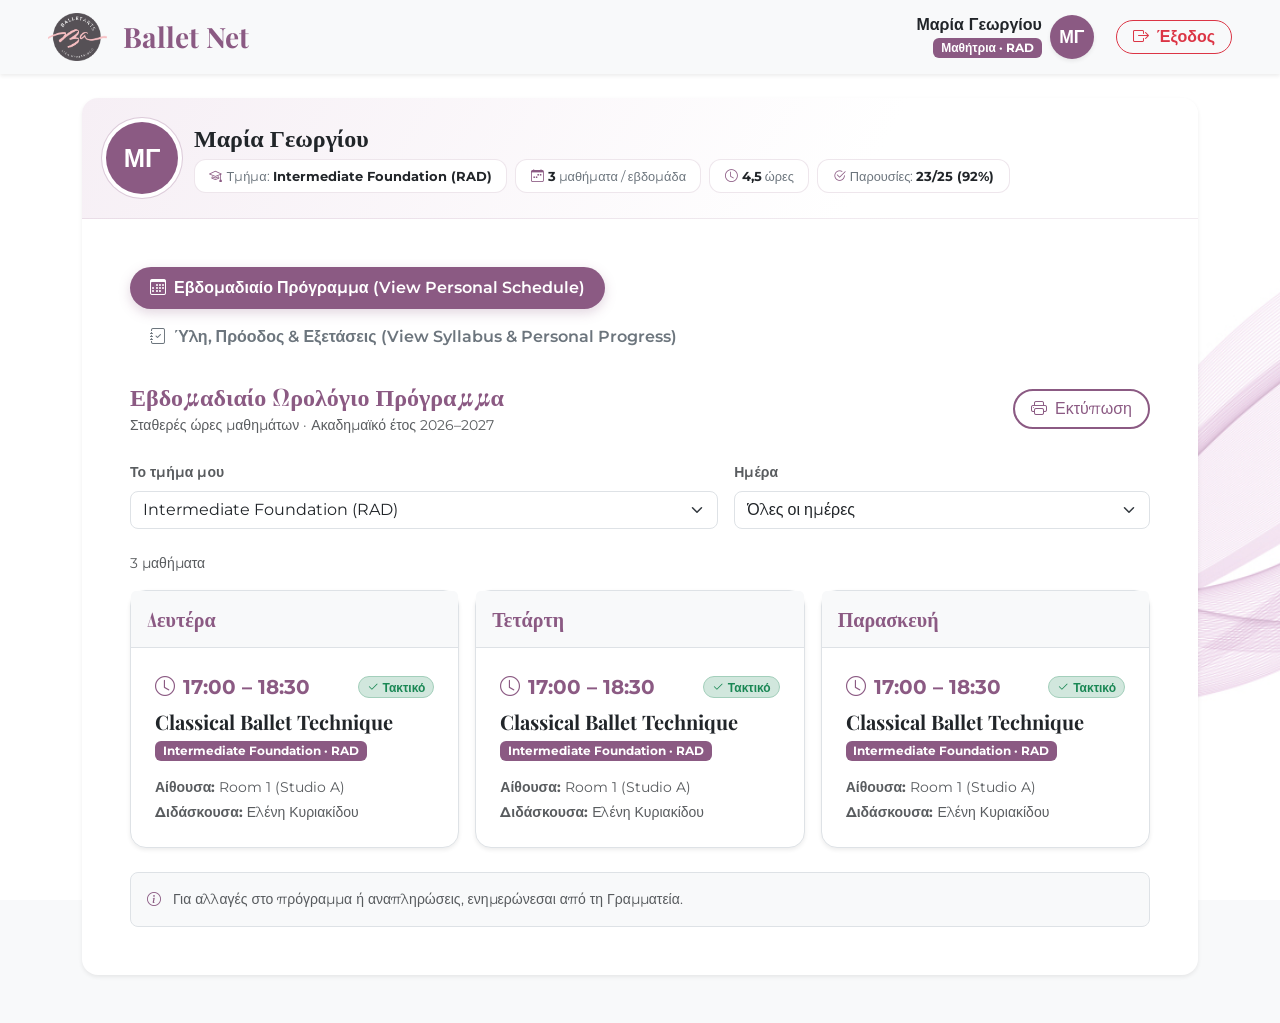
<file: WebContent/dashboard/view_student_schedule.html>
<!DOCTYPE html>
<html lang="el">

<head>
    <meta charset="UTF-8">
    <meta name="viewport" content="width=device-width, initial-scale=1.0">
    <title>View Student Schedule - Ballet Net</title>

    <link rel="icon" type="image/png" href="../photos/BalletArts.png">

    <!-- Bootstrap 5.3 CSS & Icons -->
    <link rel="stylesheet" href="https://cdn.jsdelivr.net/npm/bootstrap@5.3.3/dist/css/bootstrap.min.css">
    <link rel="stylesheet" href="https://cdn.jsdelivr.net/npm/bootstrap-icons@1.11.3/font/bootstrap-icons.min.css">

    <!-- Google Fonts -->
    <link rel="preconnect" href="https://fonts.googleapis.com">
    <link rel="preconnect" href="https://fonts.gstatic.com" crossorigin>
    <link href="https://fonts.googleapis.com/css2?family=Montserrat:wght@400;500;600&family=Playfair+Display:ital,wght@0,600;0,700;1,600&display=swap" rel="stylesheet">

    <!-- Custom CSS -->
    <link rel="stylesheet" type="text/css" href="../css/background_style.css">
</head>

<body>

    <!-- Responsive Navbar -->
    <nav class="navbar d-print-none navbar-light bg-light mb-4 shadow-sm py-2">
        <div class="container-fluid px-3 px-md-5 d-flex justify-content-between align-items-center flex-nowrap">
            <a class="navbar-brand fs-3 fs-md-2 fw-bold d-flex align-items-center text-ballet m-0" href="../index.html">
                <img src="../photos/BalletArts.png" alt="Ballet Arts Logo" height="48" class="me-2 me-md-3">
                Ballet Net
            </a>

            <div class="d-flex align-items-center gap-2">
                <!-- Profile Trigger -->
                <button type="button" class="profile-trigger d-flex align-items-center" data-bs-toggle="offcanvas"
                    data-bs-target="#profileOffcanvas" aria-controls="profileOffcanvas" title="Προβολή προφίλ">
                    <div class="d-none d-md-block text-end me-2">
                        <span class="d-block fw-bold text-dark lh-sm">Μαρία Γεωργίου</span>
                        <span class="badge bg-ballet px-2 py-1" style="font-size: 0.75rem;">Μαθήτρια · RAD</span>
                    </div>
                    <div class="bg-ballet rounded-circle text-white d-flex align-items-center justify-content-center fw-bold shadow-sm"
                        style="width: 44px; height: 44px; font-size: 1.1rem;">
                        ΜΓ
                    </div>
                </button>

                <!-- Κουμπί Εξόδου -->
                <a href="../index.html" class="btn btn-outline-danger rounded-pill px-3 py-1 fw-semibold ms-1"
                    title="Αποσύνδεση">
                    <i class="bi bi-box-arrow-right me-md-1"></i> <span class="d-none d-sm-inline">Έξοδος</span>
                </a>
            </div>
        </div>
    </nav>

    <!-- Profile Offcanvas -->
    <div class="offcanvas offcanvas-end" tabindex="-1" id="profileOffcanvas" aria-labelledby="profileOffcanvasLabel">
        <div class="offcanvas-header">
            <h5 class="offcanvas-title fw-bold text-ballet" id="profileOffcanvasLabel">Το προφίλ μου</h5>
            <button type="button" class="btn-close" data-bs-dismiss="offcanvas" aria-label="Close"></button>
        </div>
        <div class="offcanvas-body">
            <div class="text-center mb-4">
                <div class="bg-ballet rounded-circle text-white d-flex align-items-center justify-content-center mx-auto mb-3 fw-bold avatar-lg">
                    ΜΓ
                </div>
                <h5 class="fw-bold mb-1">Μαρία Γεωργίου</h5>
                <p class="text-muted small mb-0">maria.georgiou@balletarts.gr</p>
            </div>

            <ul class="list-group list-group-flush small">
                <li class="list-group-item px-0 d-flex align-items-center">
                    <i class="bi bi-mortarboard text-ballet fs-5 me-3"></i>
                    <div>
                        <span class="text-muted d-block">Τμήμα Φοίτησης</span>
                        <span class="fw-semibold">Intermediate Foundation (RAD)</span>
                    </div>
                </li>
                <li class="list-group-item px-0 d-flex align-items-center">
                    <i class="bi bi-person-badge text-ballet fs-5 me-3"></i>
                    <div>
                        <span class="text-muted d-block">Διδάσκουσα</span>
                        <span class="fw-semibold">Ελένη Κυριακίδου</span>
                    </div>
                </li>
                <li class="list-group-item px-0 d-flex align-items-center">
                    <i class="bi bi-calendar-check text-ballet fs-5 me-3"></i>
                    <div>
                        <span class="text-muted d-block">Ακαδημαϊκό Έτος</span>
                        <span class="fw-semibold">2026–2027</span>
                    </div>
                </li>
                <li class="list-group-item px-0 d-flex align-items-center">
                    <i class="bi bi-check2-circle text-ballet fs-5 me-3"></i>
                    <div>
                        <span class="text-muted d-block">Κατάσταση Εγγραφής</span>
                        <span class="badge text-bg-success">Ενεργή</span>
                    </div>
                </li>
            </ul>

            <p class="small text-muted border-top pt-3 mt-4">
                Για αλλαγή των στοιχείων ή του τμήματός σου, επικοινώνησε με τη Γραμματεία.
            </p>
        </div>
    </div>

    <!-- Main Workspace -->
    <main class="container mb-5">
        <div class="card border-0 shadow-sm rounded-4 overflow-hidden">

            <!-- Profile band -->
            <div class="profile-band p-4 p-md-4">
                <div class="d-flex flex-column flex-lg-row align-items-lg-center gap-4">
                    <div class="d-flex align-items-center gap-3 flex-grow-1">
                        <div class="bg-ballet rounded-circle text-white d-flex align-items-center justify-content-center fw-bold flex-shrink-0 avatar-lg">
                            ΜΓ
                        </div>
                        <div>
                            <h4 class="fw-bold mb-1" style="font-family: 'Playfair Display', serif;">Μαρία Γεωργίου</h4>
                            <div class="d-flex flex-wrap gap-2 mt-2">
                                <span class="stat-chip"><i class="bi bi-mortarboard me-1 text-ballet"></i>Τμήμα: <strong>Intermediate Foundation (RAD)</strong></span>
                                <span class="stat-chip"><i class="bi bi-calendar-week me-1 text-ballet"></i><strong>3</strong> μαθήματα / εβδομάδα</span>
                                <span class="stat-chip"><i class="bi bi-clock me-1 text-ballet"></i><strong>4,5</strong> ώρες</span>
                                <span class="stat-chip"><i class="bi bi-check2-circle me-1 text-ballet"></i>Παρουσίες: <strong>23/25 (92%)</strong></span>
                            </div>
                        </div>
                    </div>
                </div>
            </div>

            <div class="card-body p-4 p-md-5">

                <!-- Navigation Tabs -->
                <ul class="nav nav-pills pill-tabs gap-2 mb-4 d-print-none">
                    <li class="nav-item">
                        <a class="nav-link active" href="view_student_schedule.html">
                            <i class="bi bi-calendar3 me-2"></i>Εβδομαδιαίο Πρόγραμμα (View Personal Schedule)
                        </a>
                    </li>
                    <li class="nav-item">
                        <a class="nav-link" href="view_student_progress.html">
                            <i class="bi bi-journal-check me-2"></i>Ύλη, Πρόοδος &amp; Εξετάσεις (View Syllabus &amp; Personal Progress)
                        </a>
                    </li>
                </ul>

                <div class="d-flex flex-wrap justify-content-between align-items-center gap-3 mb-4">
                    <div>
                        <h4 class="fw-bold mb-1 text-ballet">Εβδομαδιαίο Ωρολόγιο Πρόγραμμα</h4>
                        <p class="small text-muted mb-0">Σταθερές ώρες μαθημάτων · Ακαδημαϊκό έτος 2026–2027</p>
                    </div>
                    <button type="button" id="printSchedule" class="d-print-none btn btn-outline-ballet rounded-pill px-3">
                        <i class="bi bi-printer me-2" aria-hidden="true"></i>Εκτύπωση
                    </button>
                </div>

                <!-- Filters -->
                <div class="row g-3 align-items-end mb-4 d-print-none" id="scheduleFilters">
                    <div class="col-md-7">
                        <label class="form-label small fw-semibold text-muted" for="classSelect">Το τμήμα μου</label>
                        <select id="classSelect" class="form-select rounded-3">
                            <option value="rad-if">Intermediate Foundation (RAD)</option>
                        </select>
                    </div>
                    <div class="col-md-5">
                        <label class="form-label small fw-semibold text-muted" for="daySelect">Ημέρα</label>
                        <select id="daySelect" class="form-select rounded-3">
                            <option value="all">Όλες οι ημέρες</option>
                            <option value="1">Δευτέρα</option>
                            <option value="2">Τρίτη</option>
                            <option value="3">Τετάρτη</option>
                            <option value="4">Πέμπτη</option>
                            <option value="5">Παρασκευή</option>
                            <option value="6">Σάββατο</option>
                            <option value="0">Κυριακή</option>
                        </select>
                    </div>
                </div>

                <p class="small text-muted" id="scheduleCount" role="status" aria-live="polite">3 μαθήματα</p>

                <!-- Cards -->
                <div class="row g-3" id="scheduleWrapper">
                    <article class="col-12 col-lg-4" data-day="1" data-class="rad-if">
                        <div class="card h-100 border rounded-4 shadow-sm">
                            <div class="card-header bg-light border-bottom p-3">
                                <h5 class="text-ballet fw-bold mb-0">Δευτέρα</h5>
                            </div>
                            <div class="card-body p-4">
                                <div class="d-flex justify-content-between align-items-center mb-2">
                                    <span class="text-ballet fw-bold fs-5 mb-0"><i class="bi bi-clock me-2"></i>17:00 – 18:30</span>
                                    <span class="badge rounded-pill bg-success-subtle text-success border border-success-subtle px-2 py-1 small">
                                        <i class="bi bi-check2 me-1"></i>Τακτικό
                                    </span>
                                </div>
                                <h5 class="fw-bold mb-1">Classical Ballet Technique</h5>
                                <span class="badge bg-ballet mb-3" style="font-size: 0.75rem;">Intermediate Foundation · RAD</span>
                                <ul class="list-unstyled small text-muted mb-0">
                                    <li class="mb-1"><strong>Αίθουσα:</strong> Room 1 (Studio A)</li>
                                    <li><strong>Διδάσκουσα:</strong> Ελένη Κυριακίδου</li>
                                </ul>
                            </div>
                        </div>
                    </article>

                    <article class="col-12 col-lg-4" data-day="3" data-class="rad-if">
                        <div class="card h-100 border rounded-4 shadow-sm">
                            <div class="card-header bg-light border-bottom p-3">
                                <h5 class="text-ballet fw-bold mb-0">Τετάρτη</h5>
                            </div>
                            <div class="card-body p-4">
                                <div class="d-flex justify-content-between align-items-center mb-2">
                                    <span class="text-ballet fw-bold fs-5 mb-0"><i class="bi bi-clock me-2"></i>17:00 – 18:30</span>
                                    <span class="badge rounded-pill bg-success-subtle text-success border border-success-subtle px-2 py-1 small">
                                        <i class="bi bi-check2 me-1"></i>Τακτικό
                                    </span>
                                </div>
                                <h5 class="fw-bold mb-1">Classical Ballet Technique</h5>
                                <span class="badge bg-ballet mb-3" style="font-size: 0.75rem;">Intermediate Foundation · RAD</span>
                                <ul class="list-unstyled small text-muted mb-0">
                                    <li class="mb-1"><strong>Αίθουσα:</strong> Room 1 (Studio A)</li>
                                    <li><strong>Διδάσκουσα:</strong> Ελένη Κυριακίδου</li>
                                </ul>
                            </div>
                        </div>
                    </article>

                    <article class="col-12 col-lg-4" data-day="5" data-class="rad-if">
                        <div class="card h-100 border rounded-4 shadow-sm">
                            <div class="card-header bg-light border-bottom p-3">
                                <h5 class="text-ballet fw-bold mb-0">Παρασκευή</h5>
                            </div>
                            <div class="card-body p-4">
                                <div class="d-flex justify-content-between align-items-center mb-2">
                                    <span class="text-ballet fw-bold fs-5 mb-0"><i class="bi bi-clock me-2"></i>17:00 – 18:30</span>
                                    <span class="badge rounded-pill bg-success-subtle text-success border border-success-subtle px-2 py-1 small">
                                        <i class="bi bi-check2 me-1"></i>Τακτικό
                                    </span>
                                </div>
                                <h5 class="fw-bold mb-1">Classical Ballet Technique</h5>
                                <span class="badge bg-ballet mb-3" style="font-size: 0.75rem;">Intermediate Foundation · RAD</span>
                                <ul class="list-unstyled small text-muted mb-0">
                                    <li class="mb-1"><strong>Αίθουσα:</strong> Room 1 (Studio A)</li>
                                    <li><strong>Διδάσκουσα:</strong> Ελένη Κυριακίδου</li>
                                </ul>
                            </div>
                        </div>
                    </article>
                </div>

                <!-- Empty State -->
                <div id="emptySchedule" class="text-center p-4 border rounded-3 d-none">
                    <i class="bi bi-calendar2-check fs-2 text-ballet" aria-hidden="true"></i>
                    <h5 class="mt-3">Δεν υπάρχει προγραμματισμένο μάθημα</h5>
                    <p class="small text-muted mb-3">Για την ημέρα που επέλεξες δεν εμφανίζονται μαθήματα του τμήματός σου.</p>
                    <button type="button" class="btn btn-outline-ballet rounded-pill" id="resetFilters">
                        Προβολή όλων των ημερών
                    </button>
                </div>

                <div class="bg-light border rounded-3 p-3 mt-4">
                    <p class="small mb-0 text-muted">
                        <i class="bi bi-info-circle text-ballet me-2"></i>
                        Για αλλαγές στο πρόγραμμα ή αναπληρώσεις, ενημερώνεσαι από τη Γραμματεία.
                    </p>
                </div>
            </div>
        </div>
    </main>

    <!-- Scripts -->
    <script src="https://cdn.jsdelivr.net/npm/bootstrap@5.3.3/dist/js/bootstrap.bundle.min.js"></script>
    <script>
        'use strict';

        const daySelect = document.getElementById('daySelect');
        const classSelect = document.getElementById('classSelect');
        const scheduleRows = [...document.querySelectorAll('#scheduleWrapper article')];

        function filterSchedule() {
            let count = 0;

            scheduleRows.forEach(row => {
                const visible = row.dataset.class === classSelect.value &&
                    (daySelect.value === 'all' || row.dataset.day === daySelect.value);
                row.classList.toggle('d-none', !visible);
                if (visible) count++;
            });

            document.getElementById('scheduleWrapper').classList.toggle('d-none', count === 0);
            document.getElementById('emptySchedule').classList.toggle('d-none', count !== 0);
            document.getElementById('scheduleCount').textContent = count === 1 ? '1 μάθημα' : `${count} μαθήματα`;
        }

        daySelect.addEventListener('change', filterSchedule);
        classSelect.addEventListener('change', filterSchedule);

        document.getElementById('resetFilters').addEventListener('click', () => {
            daySelect.value = 'all';
            filterSchedule();
            daySelect.focus();
        });

        document.getElementById('printSchedule').addEventListener('click', () => window.print());

        filterSchedule();
    </script>
</body>

</html>
</file>
<file: WebContent/css/background_style.css>
/* Google Fonts Import */
@import url('https://fonts.googleapis.com/css2?family=JetBrains+Mono:wght@500;600;700&family=Montserrat:wght@400;500;600;700&family=Playfair+Display:ital,wght@0,600;0,700;1,600&display=swap');

/* ---------- Branding Variables ---------- */
:root {
    --ballet: #8B5A83;
    --ballet-dark: #6f4468;
    --ballet-soft: #f6eff5;
    --countdown-accent: #ff5757;
    --countdown-bg: #18181c;
}

/* ---------- Base Background and Text Fonts ---------- */
body {
    background-image: url('../photos/purple_waves.jpg');
    background-size: cover;
    background-repeat: no-repeat;
    background-attachment: fixed;
    background-color: #f8f9fa;
    font-family: 'Montserrat', sans-serif;
}

p, a, table, input, select, button {
    font-family: 'Montserrat', sans-serif;
}

/* Titles Font */
h1, h2, h3, h4, h5, h6, .navbar-brand, .modal-title {
    font-family: 'Playfair Display', serif;
}

/* ---------- Colors & Ballet Net Identity (Branding) ---------- */
.text-ballet {
    color: var(--ballet) !important;
}

.bg-ballet {
    background-color: var(--ballet) !important;
    color: #ffffff;
}

/* ---------- Ballet Net Buttons ---------- */
.btn-ballet {
    background-color: var(--ballet);
    color: #ffffff;
    border: 2px solid var(--ballet);
    transition: all 0.25s ease;
}

.btn-ballet:hover {
    background-color: var(--ballet-dark);
    border-color: var(--ballet-dark);
    color: #ffffff;
}

.btn-outline-ballet {
    color: var(--ballet) !important;
    border: 2px solid var(--ballet) !important;
    background-color: transparent !important;
    transition: all 0.25s ease !important;
}

.btn-outline-ballet:hover {
    background-color: var(--ballet) !important;
    color: #ffffff !important;
    border-color: var(--ballet) !important;
}

.btn-outline-ballet:focus {
    color: var(--ballet) !important;
    border-color: var(--ballet) !important;
    background-color: transparent !important;
    box-shadow: 0 0 0 0.25rem rgba(139, 90, 131, 0.35) !important;
}

.btn-outline-ballet:hover:focus {
    background-color: var(--ballet) !important;
    color: #ffffff !important;
}

/* ---------- Navigation Menu Links ---------- */
.text-link {
    text-decoration: none;
    color: #6c757d;
    font-weight: 600;
    font-size: 0.95rem;
    transition: color 0.3s ease;
}

.text-link:hover {
    color: var(--ballet);
    text-decoration: underline;
}

/* ---------- Card Effects ---------- */
.card {
    transition: transform 0.2s ease, box-shadow 0.2s ease;
}

.feature-card {
    transition: transform 0.3s ease, box-shadow 0.3s ease;
    border: none !important;
    background-color: #ffffff;
}

.feature-card:hover {
    transform: translateY(-6px);
    box-shadow: 0 12px 25px rgba(0, 0, 0, 0.08) !important;
}

.card-icon {
    font-size: 2.5rem;
    color: var(--ballet);
}

/* ---------- Tabs (Secretary Room Management & Teacher Tabs) ---------- */
.custom-tabs .nav-link {
    color: #6c757d;
    border: none;
    font-size: 1.05rem;
    font-weight: 600;
    padding: 10px 20px;
    background-color: transparent;
    transition: all 0.3s ease;
}

.custom-tabs .nav-link:hover {
    color: var(--ballet);
    text-decoration: underline;
}

.custom-tabs .nav-link.active {
    color: var(--ballet);
    background-color: transparent;
    border-bottom: 3px solid var(--ballet);
    font-weight: 700;
}

/* ---------- Exam Elements (RAD / ISTD) & Evaluation ---------- */
.exam-alert-card {
    border-left: 5px solid var(--ballet) !important;
    background-color: #ffffff;
    box-shadow: 0 4px 15px rgba(139, 90, 131, 0.12);
}

.badge-exam-ready {
    background-color: #198754;
    color: #ffffff;
    font-weight: 600;
    padding: 6px 12px;
    border-radius: 50rem;
    font-size: 0.85rem;
}

.badge-exam-pending {
    background-color: #ffc107;
    color: #212529;
    font-weight: 600;
    padding: 6px 12px;
    border-radius: 50rem;
    font-size: 0.85rem;
}

.badge-rad {
    background-color: var(--ballet);
    color: #ffffff;
    font-weight: 600;
    padding: 4px 10px;
    border-radius: 6px;
}

/* =========================================================
   Common Dashboard Elements (Secretary, Teacher, Student)
   ========================================================= */

/* ---------- Profile Header Band ---------- */
.profile-band {
    background: linear-gradient(120deg, var(--ballet-soft) 0%, #ffffff 70%);
    border-bottom: 1px solid rgba(139, 90, 131, 0.12);
}

.avatar-lg {
    width: 72px;
    height: 72px;
    font-size: 1.6rem;
    box-shadow: 0 0 0 4px #fff, 0 0 0 5px rgba(139, 90, 131, 0.25);
}

.stat-chip {
    background: #fff;
    border: 1px solid rgba(139, 90, 131, 0.15);
    border-radius: 0.75rem;
    padding: 0.4rem 0.9rem;
    font-size: 0.8rem;
    color: #6c757d;
    white-space: nowrap;
}

.stat-chip strong {
    color: #212529;
}

/* ---------- Tabs (Pill Style) ---------- */
.pill-tabs .nav-link {
    color: #6c757d;
    font-weight: 600;
    border-radius: 50rem;
    padding: 0.55rem 1.25rem;
    transition: all 0.2s ease;
}

.pill-tabs .nav-link:hover {
    color: var(--ballet);
}

.pill-tabs .nav-link.active {
    background-color: var(--ballet);
    color: #fff;
    box-shadow: 0 4px 12px rgba(139, 90, 131, 0.25);
}

/* ---------- Profile Trigger (Navbar) ---------- */
.profile-trigger {
    cursor: pointer;
    padding: 4px 10px;
    border-radius: 50rem;
    transition: background-color 0.2s ease;
    border: 0;
    background: transparent;
}

.profile-trigger:hover {
    background-color: rgba(139, 90, 131, 0.08);
}

/* ---------- Switch (Bootstrap Form-Check) ---------- */
.form-check-input:checked {
    background-color: var(--ballet) !important;
    border-color: var(--ballet) !important;
}

.form-check-input:focus {
    box-shadow: 0 0 0 0.25rem rgba(139, 90, 131, 0.25);
}

/* =========================================================
   Teacher Dashboard
   ========================================================= */

/* ---------- Syllabus Progress Sliders ---------- */
.syllabus-slider {
    accent-color: var(--ballet);
    -webkit-appearance: none;
    appearance: none;
    width: 100%;
    height: 8px;
    border-radius: 5px;
    background: #dee2e6;
    outline: none;
    cursor: pointer;
}

.syllabus-slider::-webkit-slider-thumb {
    -webkit-appearance: none;
    appearance: none;
    width: 20px;
    height: 20px;
    border-radius: 50%;
    background: var(--ballet);
    border: 2px solid #fff;
    box-shadow: 0 2px 5px rgba(0, 0, 0, 0.25);
    transition: transform 0.1s ease;
}

.syllabus-slider::-webkit-slider-thumb:hover {
    transform: scale(1.2);
}

.syllabus-slider::-moz-range-thumb {
    width: 20px;
    height: 20px;
    border-radius: 50%;
    background: var(--ballet);
    border: 2px solid #fff;
    box-shadow: 0 2px 5px rgba(0, 0, 0, 0.25);
}

.syllabus-slider:focus-visible {
    box-shadow: 0 0 0 3px rgba(139, 90, 131, 0.3);
}

.student-avatar {
    width: 40px;
    height: 40px;
    font-size: 0.85rem;
    background: var(--ballet-soft);
    color: var(--ballet);
}

.attendance-bar {
    height: 6px;
    width: 70px;
}

/* =========================================================
   Secretary Dashboard
   ========================================================= */

/* ---------- Exam Period Countdown Widget (Light / White Version) ---------- */
.exam-countdown-card {
    background: #ffffff;
    border-radius: 1.25rem;
    position: relative;
    overflow: hidden;
    color: #212529;
    padding: 1.5rem 1.75rem 1.5rem 2.1rem;
    box-shadow: 0 12px 28px rgba(0, 0, 0, 0.08);
    border: 1px solid rgba(139, 90, 131, 0.15);
}

.exam-countdown-card::before {
    content: "";
    position: absolute;
    top: 0;
    left: 0;
    bottom: 0;
    width: 8px;
    background: linear-gradient(180deg, #ff5757 0%, #c8649b 100%);
}

.countdown-pct-badge {
    background: rgba(255, 87, 87, 0.12);
    color: #e04462;
    border: 1px solid rgba(255, 87, 87, 0.25);
    font-weight: 700;
    font-size: 0.85rem;
    padding: 0.3rem 0.85rem;
    border-radius: 50rem;
    letter-spacing: 0.02em;
}

.countdown-date-range {
    color: #6c757d;
    font-size: 0.9rem;
    font-weight: 500;
}

.countdown-digits-row {
    display: flex;
    align-items: baseline;
    gap: 0.45rem;
    margin-top: 1.1rem;
    margin-bottom: 0.9rem;
    font-family: 'JetBrains Mono', monospace;
}

.countdown-unit {
    display: flex;
    flex-direction: column;
    align-items: center;
    min-width: 54px;
}

.countdown-num {
    font-size: 2.15rem;
    font-weight: 600;
    line-height: 1.05;
    color: #212529;
    letter-spacing: 0.03em;
}

.countdown-lbl {
    font-family: 'Montserrat', sans-serif;
    font-size: 0.68rem;
    font-weight: 600;
    color: #6c757d;
    letter-spacing: 0.1em;
    margin-top: 0.25rem;
}

.countdown-sep {
    font-size: 1.75rem;
    color: #6c757d;
    font-weight: 500;
    transform: translateY(-4px);
}

.countdown-ticks {
    display: grid;
    grid-template-columns: repeat(44, 1fr);
    gap: 4px;
    margin-top: 0.35rem;
}

.countdown-tick {
    height: 22px;
    border-radius: 3px;
    background-color: #e9ecef;
    transition: background-color 0.3s ease, transform 0.2s ease;
}

.countdown-tick.filled {
    background: linear-gradient(180deg, #ff5757 0%, #e04462 100%);
    box-shadow: 0 0 6px rgba(255, 87, 87, 0.35);
}

@media (max-width: 768px) {
    .countdown-ticks {
        grid-template-columns: repeat(24, 1fr);
    }
    .countdown-num {
        font-size: 1.65rem;
    }
    .countdown-unit {
        min-width: 42px;
    }
}

/* ---------- Studio Room Filter Pills & Badges ---------- */
.room-filter-btn {
    border-radius: 50rem;
    font-size: 0.85rem;
    font-weight: 600;
    padding: 0.35rem 1rem;
}

.sub-badge {
    background-color: #fff3cd;
    color: #856404;
    border: 1px solid #ffe69c;
    font-size: 0.75rem;
    font-weight: 600;
}

.room-badge-1 {
    background-color: var(--ballet-soft);
    color: var(--ballet);
    border: 1px solid rgba(139, 90, 131, 0.25);
}

.room-badge-2 {
    background-color: #eef6ff;
    color: #1d4ed8;
    border: 1px solid rgba(29, 78, 216, 0.2);
}

/* =========================================================
   Error Page
   ========================================================= */

.error-card {
    background: rgba(255, 255, 255, 0.88);
    backdrop-filter: blur(6px);
    -webkit-backdrop-filter: blur(6px);
    border-top: 4px solid var(--ballet) !important;
    box-shadow: 0 12px 40px rgba(139, 90, 131, 0.15);
    animation: errorFadeUp 0.6s ease both;
}

.error-icon {
    width: 86px;
    height: 86px;
    background: var(--ballet-soft);
    color: var(--ballet);
    box-shadow: 0 0 0 10px rgba(139, 90, 131, 0.08);
}

.error-title {
    /* Το Playfair δεν έχει ελληνικά, οπότε τα παίρνει το Noto Serif Display */
    font-family: 'Playfair Display', 'Noto Serif Display', serif;
    font-size: 2.2rem;
    color: var(--ballet-dark);
}

.error-divider {
    width: 60px;
    height: 3px;
    border-radius: 2px;
    margin: 0 auto 1.25rem;
    background: linear-gradient(90deg, #d9b8d3, var(--ballet));
}

.error-text {
    max-width: 580px;
    line-height: 1.7;
}

.error-details {
    max-width: 620px;
    background: rgba(246, 239, 245, 0.6);
    border: 1px solid rgba(139, 90, 131, 0.15);
}

.error-details-toggle i {
    display: inline-block;
    transition: transform 0.2s ease;
}

.error-details-toggle:not(.collapsed) i {
    transform: rotate(180deg);
}

.error-card .btn {
    transition: transform 0.2s ease, box-shadow 0.2s ease, background-color 0.25s ease;
}

.error-card .btn:hover {
    transform: translateY(-2px);
}

@keyframes errorFadeUp {
    from { opacity: 0; transform: translateY(16px); }
    to   { opacity: 1; transform: translateY(0); }
}

@media (prefers-reduced-motion: reduce) {
    .error-card { animation: none; }
    .error-card .btn:hover { transform: none; }
}

/* =========================================================
   Login Page
   ========================================================= */

.auth-card {
    background: rgba(255, 255, 255, 0.9);
    backdrop-filter: blur(6px);
    -webkit-backdrop-filter: blur(6px);
    border-top: 4px solid var(--ballet) !important;
    box-shadow: 0 12px 40px rgba(139, 90, 131, 0.15);
    animation: errorFadeUp 0.6s ease both;
}

.auth-icon {
    width: 64px;
    height: 64px;
    background: var(--ballet-soft);
    color: var(--ballet);
    box-shadow: 0 0 0 8px rgba(139, 90, 131, 0.08);
}

.auth-title {
    font-family: 'Playfair Display', 'Noto Serif Display', serif;
    font-size: 2rem;
    color: var(--ballet-dark);
}

.auth-divider {
    width: 60px;
    height: 3px;
    border-radius: 2px;
    margin: 0 auto 1rem;
    background: linear-gradient(90deg, #d9b8d3, var(--ballet));
}

/* Inputs */
.auth-input .input-group-text {
    background: var(--ballet-soft);
    color: var(--ballet);
    border-color: #dee2e6;
}

.auth-input .form-control:focus {
    border-color: var(--ballet);
    box-shadow: 0 0 0 0.2rem rgba(139, 90, 131, 0.2);
}

.btn-toggle-pass {
    background: #fff;
    color: #6c757d;
    border: 1px solid #dee2e6;
    border-left: 0;
}

.btn-toggle-pass:hover {
    color: var(--ballet);
    background: var(--ballet-soft);
}

.auth-help {
    background: rgba(246, 239, 245, 0.7);
    border: 1px solid rgba(139, 90, 131, 0.15);
}

.auth-card .btn {
    transition: transform 0.2s ease, box-shadow 0.2s ease, background-color 0.25s ease;
}

.auth-card .btn-ballet:hover {
    transform: translateY(-2px);
}

@media (prefers-reduced-motion: reduce) {
    .auth-card { animation: none; }
    .auth-card .btn-ballet:hover { transform: none; }
}

/* =========================================================
   Νο Groups Assigned to Teacher
   ========================================================= */
.empty-state { max-width: 680px; }

/* Εικονίδιο με ομόκεντρους δακτυλίους */
.empty-state .es-badge {
    position: relative;
    width: 112px; height: 112px;
    display: inline-flex; align-items: center; justify-content: center;
    border-radius: 50%;
    background: radial-gradient(circle, #fff 0%, rgba(139, 90, 131, 0.10) 100%);
    border: 1px solid rgba(139, 90, 131, 0.22);
    box-shadow: 0 0 0 14px rgba(139, 90, 131, 0.05),
                0 0 0 30px rgba(139, 90, 131, 0.025);
}
.empty-state .es-badge i { font-size: 2.9rem; color: #8B5A83; }

.empty-state .es-title {
    font-family: 'Playfair Display', serif;
    color: #8B5A83;
    letter-spacing: .2px;
}
.empty-state .es-text { max-width: 520px; margin-inline: auto; line-height: 1.7; }

/* Προεπισκόπηση λειτουργιών που ενεργοποιούνται μετά την ανάθεση */
.empty-state .es-feature {
    display: flex; align-items: center; gap: .9rem;
    text-align: left;
    padding: .85rem 1rem;
    border: 1px dashed rgba(139, 90, 131, 0.35);
    border-radius: 1rem;
    background: rgba(139, 90, 131, 0.03);
    height: 100%;
}
.empty-state .es-feature .es-ico {
    flex: 0 0 auto;
    width: 40px; height: 40px;
    display: inline-flex; align-items: center; justify-content: center;
    border-radius: 12px;
    background: rgba(139, 90, 131, 0.10);
    color: #8B5A83; font-size: 1.15rem;
}
.empty-state .es-feature .es-lock { margin-left: auto; color: #adb5bd; }

.empty-state .btn-ballet,
.empty-state .btn-outline-secondary { transition: transform .15s ease, box-shadow .15s ease; }
.empty-state .btn-ballet:hover,
.empty-state .btn-outline-secondary:hover { transform: translateY(-2px); }

@media (prefers-reduced-motion: reduce) {
    .empty-state .btn-ballet,
    .empty-state .btn-outline-secondary { transition: none; }
    .empty-state .btn-ballet:hover,
    .empty-state .btn-outline-secondary:hover { transform: none; }
}
</file>
